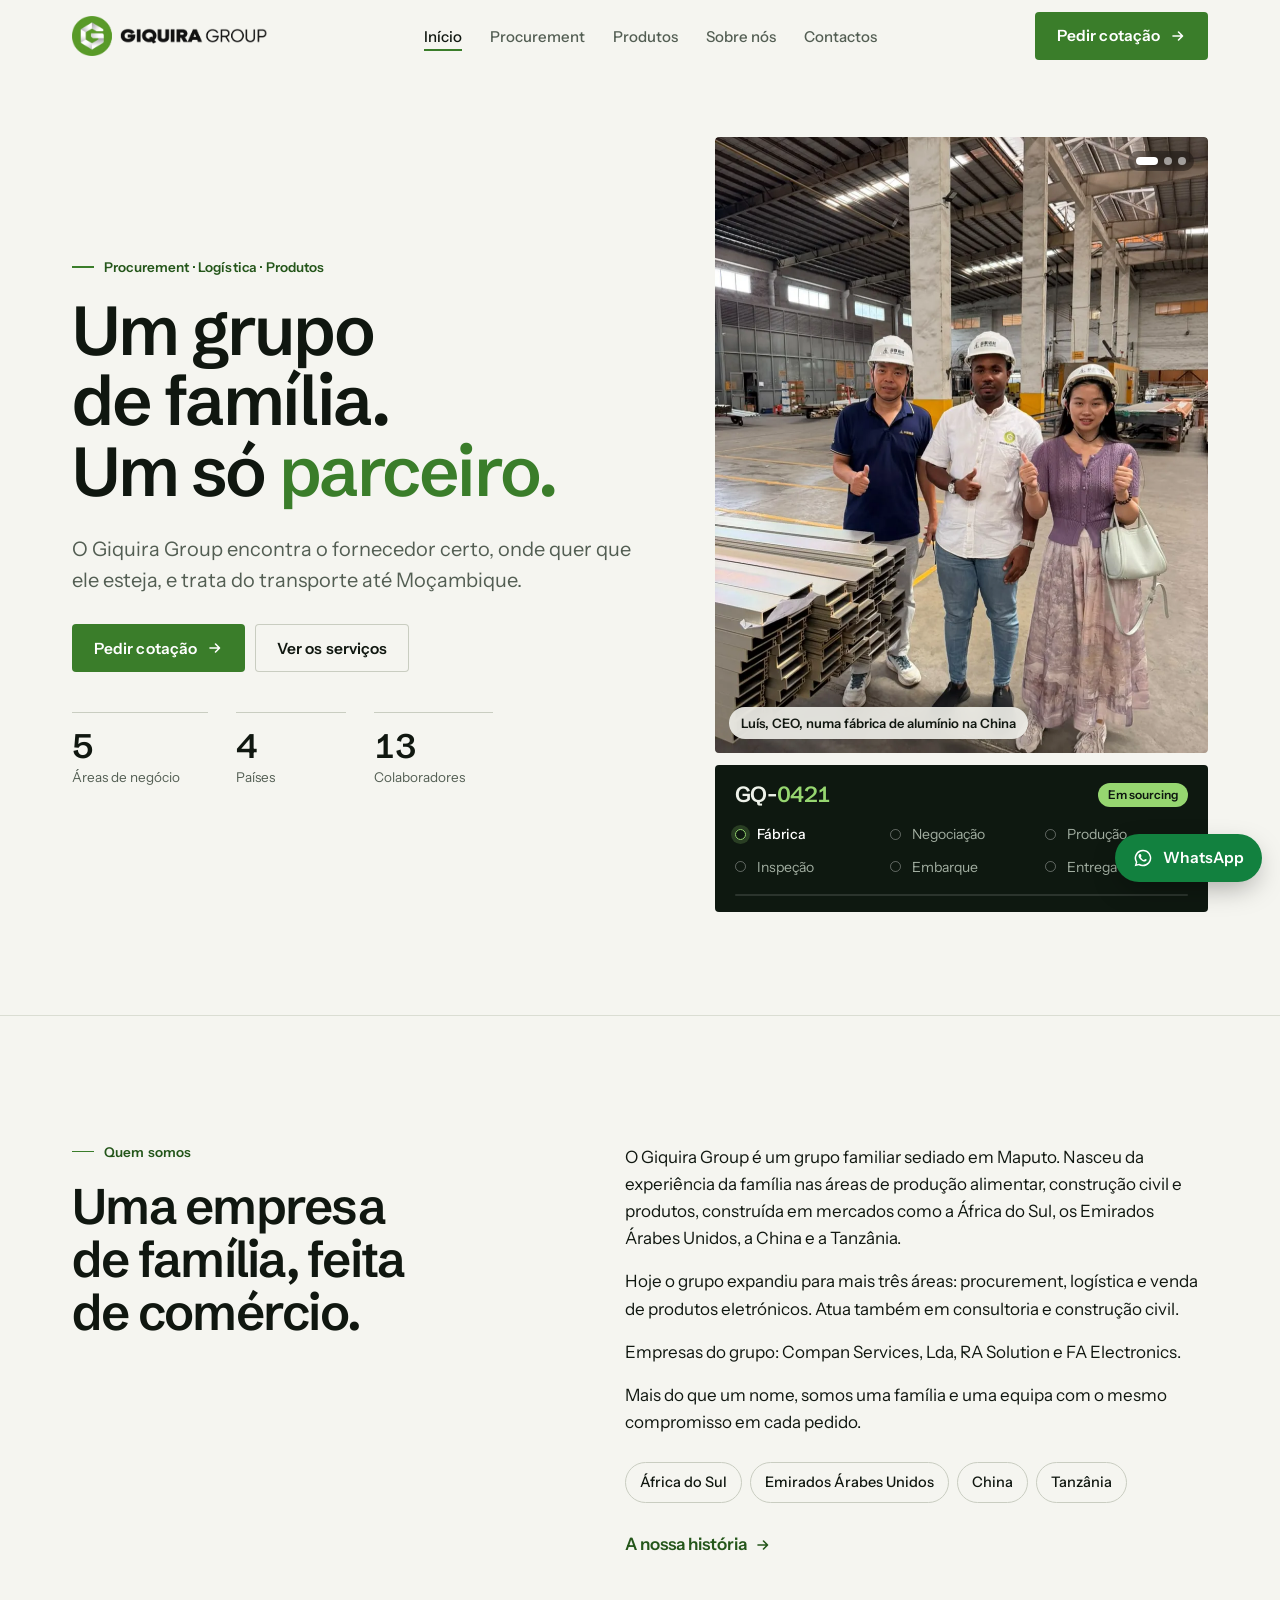
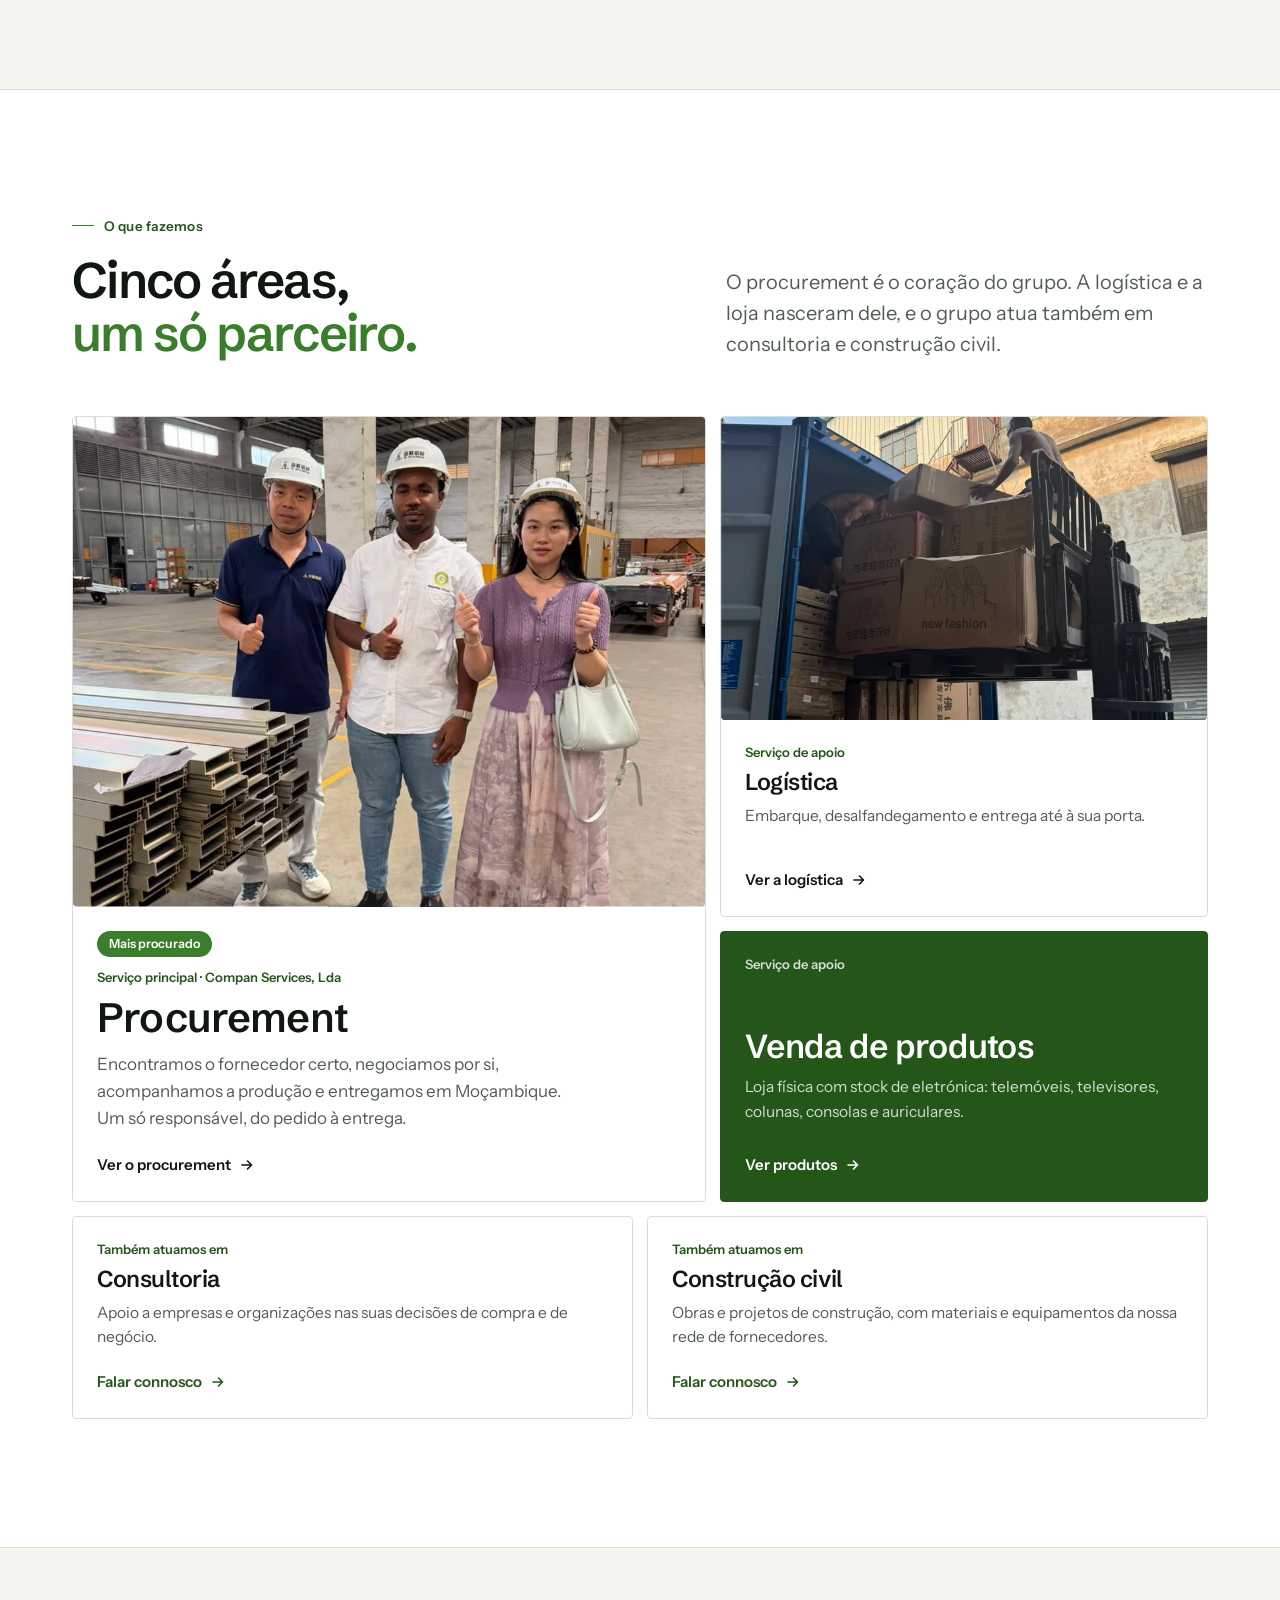
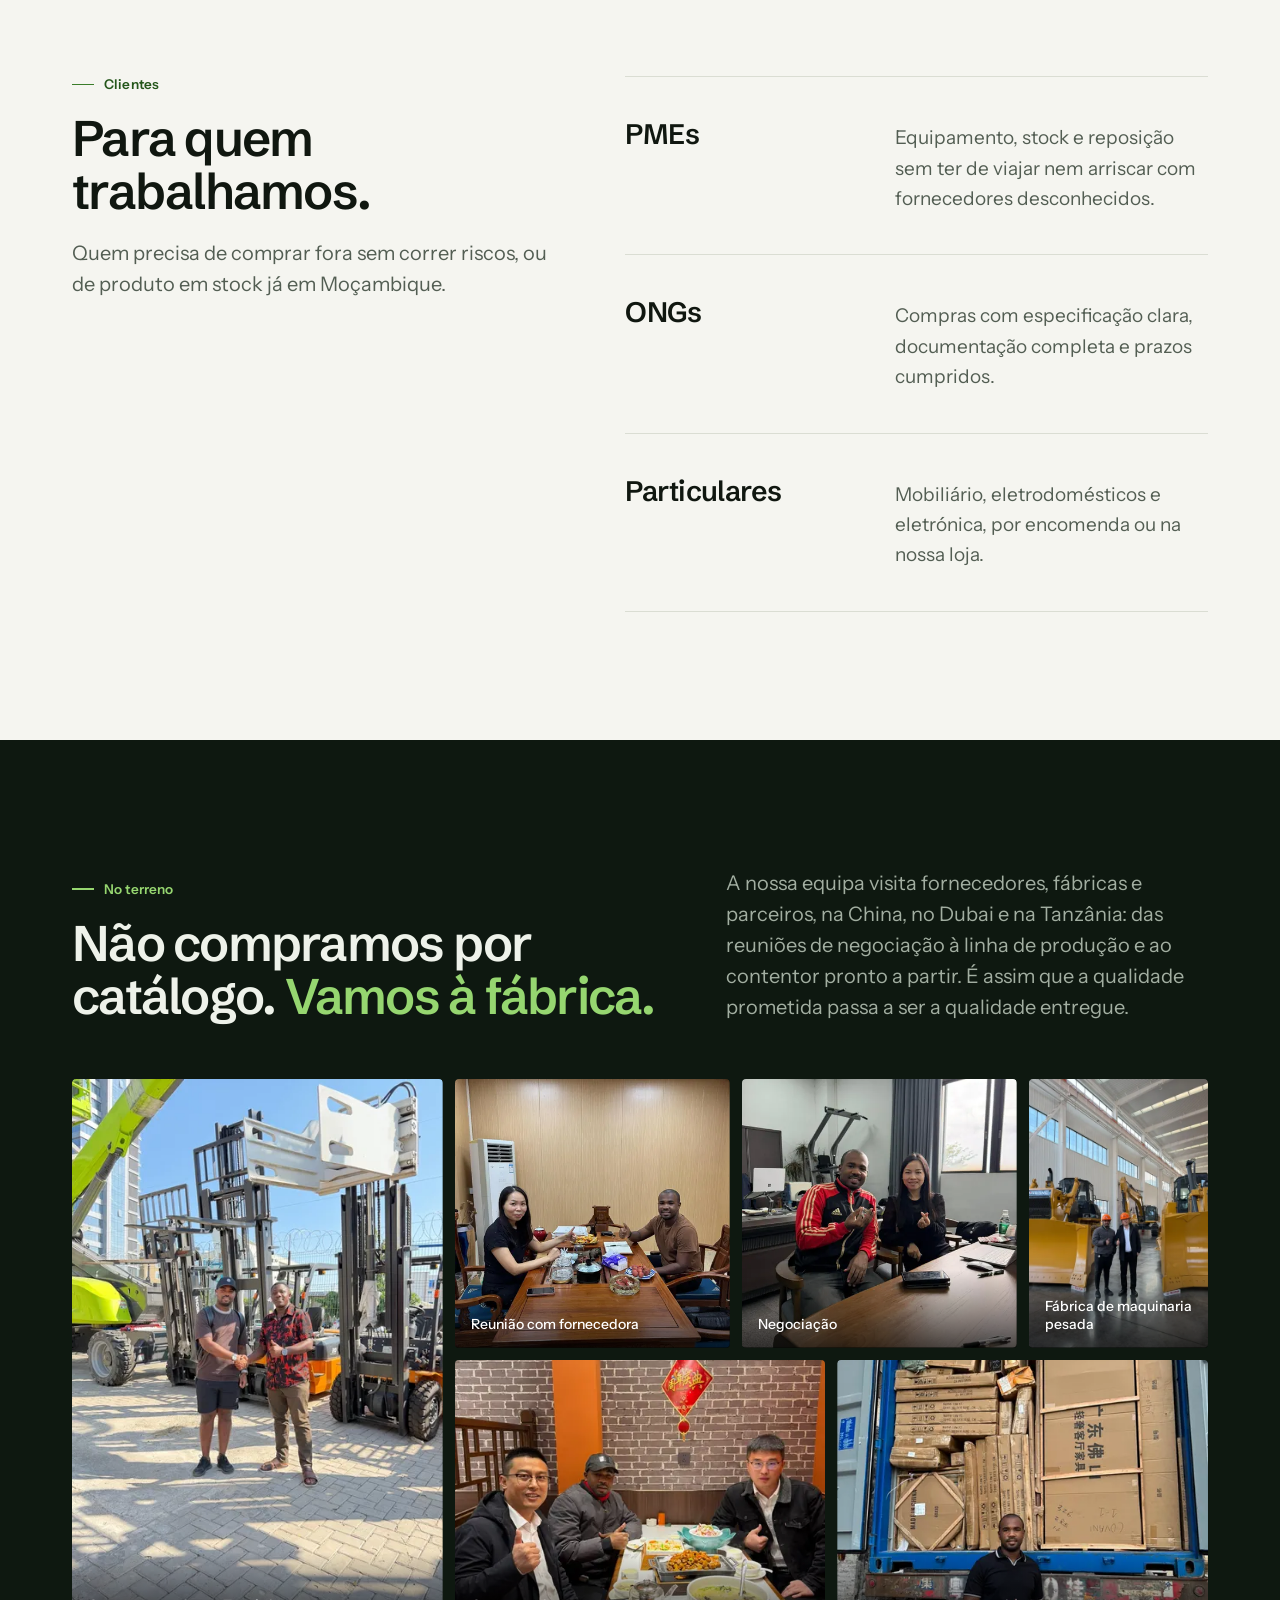
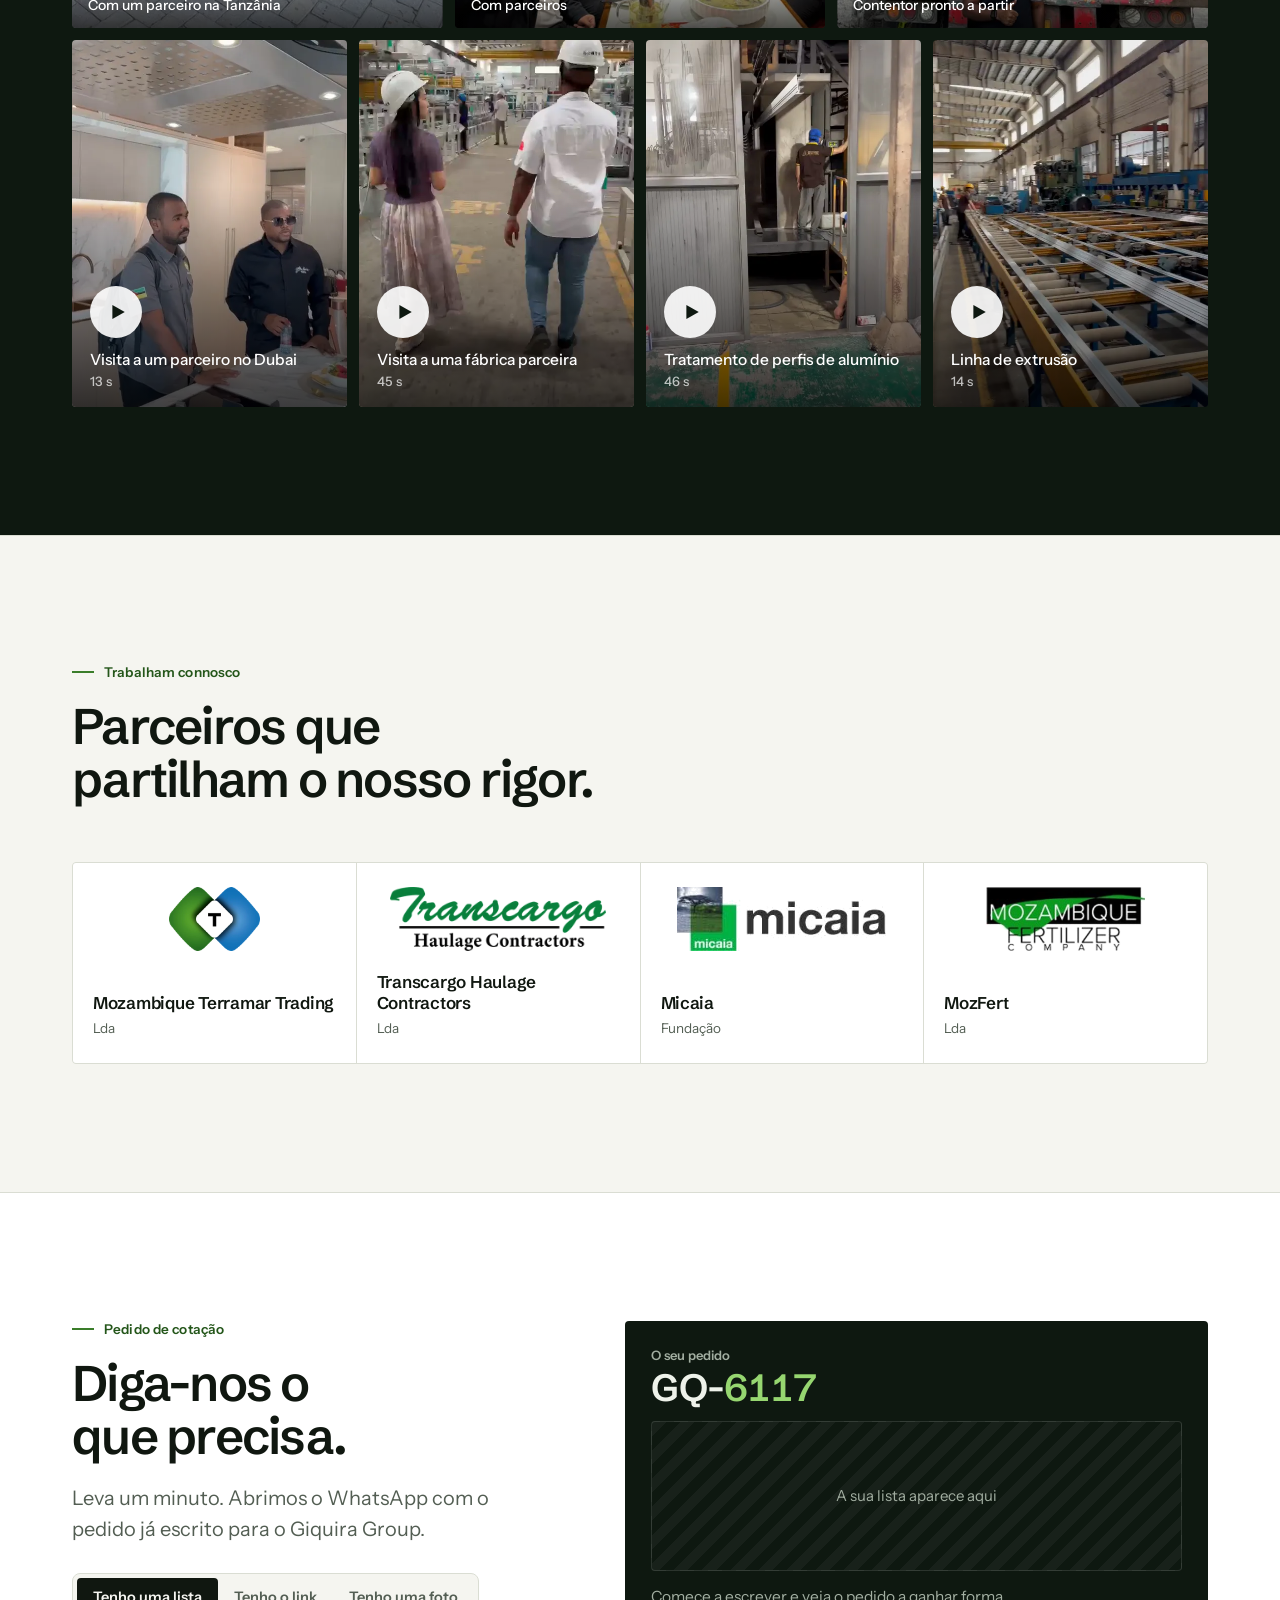
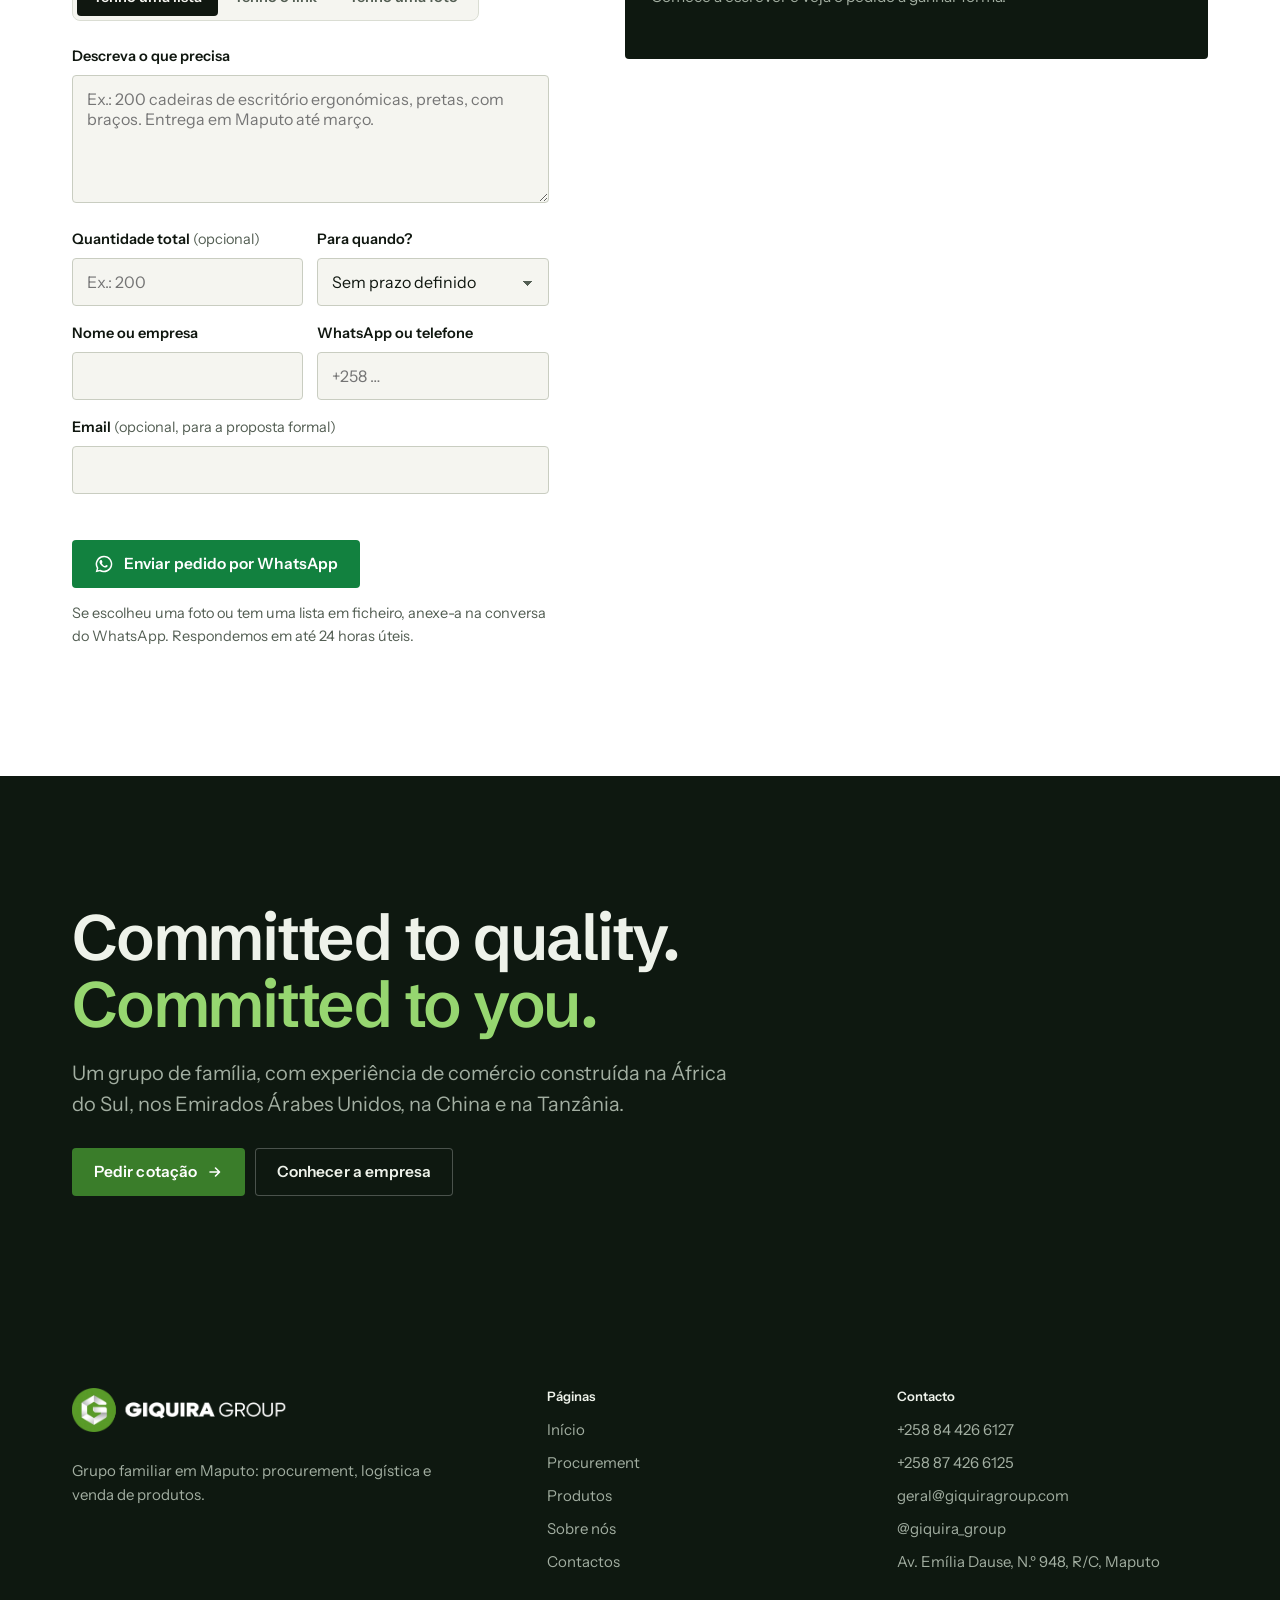
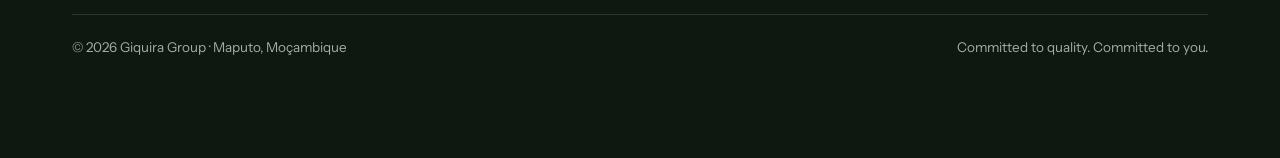
<file: index.html>
<!doctype html>
<html lang="pt-MZ">
<head>
<meta charset="utf-8">
<meta name="viewport" content="width=device-width, initial-scale=1, viewport-fit=cover">
<title>Giquira Group | Procurement, logística e produtos em Moçambique</title>
<meta name="description" content="Grupo familiar em Maputo: procurement com a Compan Services, logística até Moçambique e loja com stock de eletrónica.">
<link rel="canonical" href="https://alcapone69-al.github.io/giquiragroup-site/">
<meta property="og:url" content="https://alcapone69-al.github.io/giquiragroup-site/">
<meta name="robots" content="index, follow, max-image-preview:large">
<meta name="theme-color" content="#24561A">
<meta property="og:type" content="website">
<meta property="og:site_name" content="Giquira Group">
<meta property="og:locale" content="pt_MZ">
<meta property="og:title" content="Giquira Group | Procurement, logística e produtos em Moçambique">
<meta property="og:description" content="Grupo familiar em Maputo: procurement com a Compan Services, logística até Moçambique e loja com stock de eletrónica.">
<meta property="og:image" content="https://alcapone69-al.github.io/giquiragroup-site/media/og-giquira.jpg">
<meta name="twitter:card" content="summary_large_image">
<link rel="icon" href="favicon.png" type="image/png">
<link rel="apple-touch-icon" href="apple-touch-icon.png">
<link rel="preload" href="assets/fonts/schibsted-grotesk-latin-600-normal.woff2" as="font" type="font/woff2" crossorigin>
<link rel="preload" href="assets/fonts/instrument-sans-latin-400-normal.woff2" as="font" type="font/woff2" crossorigin>
<link rel="stylesheet" href="assets/site.css?v=823b14ad">
<script>(function(d){d.className+=' js';try{if(sessionStorage.getItem('wp'))d.className+=' wp';else d.className+=' first'}catch(e){d.className+=' first'}})(document.documentElement)</script>
<script type="application/ld+json">{"@context": "https://schema.org", "@type": "Organization", "name": "Giquira Group", "slogan": "Committed to quality. Committed to you.", "email": "geral@giquiragroup.com", "description": "Grupo familiar em Maputo: procurement internacional, logística, venda de produtos eletrónicos, consultoria e construção civil.", "subOrganization": {"@type": "Organization", "name": "Compan Services, Lda", "foundingDate": "2021-11", "description": "Empresa do Giquira Group dedicada ao procurement."}, "telephone": ["+258844266127", "+258874266125"], "address": {"@type": "PostalAddress", "streetAddress": "Av. Emília Dause, N.º 948, R/C", "addressLocality": "Maputo", "addressCountry": "MZ"}, "areaServed": {"@type": "Country", "name": "Moçambique"}, "sameAs": ["https://instagram.com/giquira_group"], "url": "https://alcapone69-al.github.io/giquiragroup-site/", "logo": "https://alcapone69-al.github.io/giquiragroup-site/media/brand/giquira-logo-horizontal.webp"}</script>
</head>
<body data-wa="258844266127">
<div class="bar" id="bar" aria-hidden="true"></div>
<div class="wipe" id="wipe" aria-hidden="true" data-labels='{"index.html": "Início", "procurement.html": "Procurement", "produtos.html": "Produtos", "sobre.html": "Sobre nós", "contactos.html": "Contactos"}'><div class="wc"><img class="wl" src="media/brand/giquira-logo-horizontal-branco.webp" alt="" width="973" height="200"><div class="wd" id="wd"></div></div></div>
<a class="skip" href="#conteudo">Saltar para o conteúdo</a>

<header>
  <div class="w hbar">
    <a class="brand has-logo" href="index.html" aria-label="Giquira Group, página inicial"><img src="media/brand/giquira-logo-horizontal.webp" alt="" width="195" height="40"><span class="bx"><span class="bn">Giquira Group</span></span></a>
    <nav class="mainnav" aria-label="Principal"><a href="index.html" aria-current="page">Início</a><a href="procurement.html">Procurement</a><a href="produtos.html">Produtos</a><a href="sobre.html">Sobre nós</a><a href="contactos.html">Contactos</a></nav>
    <div class="hact">
      <a class="btn" href="index.html#pedido">Pedir cotação <svg class="ar" viewBox="0 0 16 16" aria-hidden="true"><path d="M3 8h9M8.5 4l4 4-4 4" fill="none" stroke="currentColor" stroke-width="1.6" stroke-linecap="round" stroke-linejoin="round"/></svg></a>
      <button class="mtog" id="mtog" type="button" aria-expanded="false" aria-controls="mpanel" aria-label="Abrir menu"><i></i></button>
    </div>
  </div>
</header>
<div class="mpanel" id="mpanel">
  <nav aria-label="Principal, telemóvel"><a href="index.html" aria-current="page" style="--i:0">Início<small>01</small></a><a href="procurement.html" style="--i:1">Procurement<small>02</small></a><a href="produtos.html" style="--i:2">Produtos<small>03</small></a><a href="sobre.html" style="--i:3">Sobre nós<small>04</small></a><a href="contactos.html" style="--i:4">Contactos<small>05</small></a></nav>
  <div class="mfoot">
    <a class="btn" href="index.html#pedido">Pedir cotação <svg class="ar" viewBox="0 0 16 16" aria-hidden="true"><path d="M3 8h9M8.5 4l4 4-4 4" fill="none" stroke="currentColor" stroke-width="1.6" stroke-linecap="round" stroke-linejoin="round"/></svg></a>
    <a class="btn wa" href="https://wa.me/258844266127?text=Ol%C3%A1%20Giquira%20Group%21%20Gostaria%20de%20falar%20com%20a%20vossa%20equipa." target="_blank" rel="noopener"><svg viewBox="0 0 24 24" width="20" height="20" aria-hidden="true" focusable="false"><path fill="currentColor" d="M12 2a10 10 0 0 0-8.6 15.1L2 22l5-1.3A10 10 0 1 0 12 2zm0 18.2c-1.5 0-3-.4-4.2-1.2l-.3-.2-3 .8.8-2.9-.2-.3A8.2 8.2 0 1 1 12 20.2zm4.5-6.1c-.2-.1-1.5-.7-1.7-.8-.2-.1-.4-.1-.6.1l-.8 1c-.1.2-.3.2-.5.1-.7-.3-1.5-.8-2.1-1.4-.6-.6-1-1.2-1.4-1.9-.1-.2 0-.4.1-.5l.4-.5.2-.4c.1-.2 0-.3 0-.5l-.8-1.8c-.2-.5-.4-.4-.6-.4h-.5c-.2 0-.5.1-.7.3-.7.7-1 1.6-.9 2.5.2 1 .7 1.9 1.3 2.7 1.3 1.7 2.9 2.9 4.9 3.5.9.3 1.7.2 2.3-.1.7-.4 1.1-1 1.3-1.7.1-.3 0-.5-.1-.6z"/></svg> WhatsApp</a>
    <p>+258 84 426 6127 · geral@giquiragroup.com</p>
  </div>
</div>

<main id="conteudo" tabindex="-1">
<section class="hero"><div class="w hgrid">
  <div>
    <p class="eyebrow fade" style="--d:0">Procurement · Logística · Produtos</p>
    <h1><span class="ln" style="--i:0"><span>Um grupo de família.</span></span> <span class="ln" style="--i:1"><span>Um só <em>parceiro.</em></span></span></h1>
    <p class="lead fade" style="--d:.35">O Giquira Group encontra o fornecedor certo, onde quer que ele esteja, e trata do transporte até Moçambique.</p>
    <div class="cta fade" style="--d:.5"><a class="btn" href="#pedido">Pedir cotação <svg class="ar" viewBox="0 0 16 16" aria-hidden="true"><path d="M3 8h9M8.5 4l4 4-4 4" fill="none" stroke="currentColor" stroke-width="1.6" stroke-linecap="round" stroke-linejoin="round"/></svg></a><a class="btn o" href="#servicos">Ver os serviços</a></div>
    <ul class="facts fade" style="--d:.65"><li><b>5</b><span>Áreas de negócio</span></li><li><b>4</b><span>Países</span></li><li><b>13</b><span>Colaboradores</span></li></ul>
  </div>
  <figure class="shot" id="shot">
    <div class="slides" data-slides aria-roledescription="carrossel" aria-label="Fotografias do Giquira Group"><div class="sl on" role="group" aria-roledescription="foto" aria-label="1 de 3"><div class="ph"><img src="media/fabrica-aluminio.webp" srcset="media/fabrica-aluminio-480.webp 480w, media/fabrica-aluminio.webp 960w" sizes="(max-width:900px) 100vw, 44vw" width="960" height="1280" alt="Luís, CEO do Giquira Group, numa fábrica de alumínio na China" fetchpriority="high" decoding="async"></div><span class="cap">Luís, CEO, numa fábrica de alumínio na China</span></div><div class="sl" role="group" aria-roledescription="foto" aria-label="2 de 3"><div class="ph"><img src="media/contentor-carregado.webp" srcset="media/contentor-carregado-480.webp 480w, media/contentor-carregado.webp 960w" sizes="(max-width:900px) 100vw, 44vw" width="960" height="1280" alt="Contentor carregado com mobiliário à saída de um armazém" loading="lazy" decoding="async"></div><span class="cap">Contentor carregado à saída do armazém</span></div><div class="sl" role="group" aria-roledescription="foto" aria-label="3 de 3"><div class="ph"><img src="media/carregamento-empilhador.webp" srcset="media/carregamento-empilhador-480.webp 480w, media/carregamento-empilhador.webp 960w" sizes="(max-width:900px) 100vw, 44vw" width="960" height="1280" alt="Carregamento de um contentor com empilhador num armazém" loading="lazy" decoding="async"></div><span class="cap">Carregamento no armazém</span></div><div class="sdots"><button type="button" aria-label="Ver foto 1" aria-current="true"></button><button type="button" aria-label="Ver foto 2"></button><button type="button" aria-label="Ver foto 3"></button></div></div>
    <div class="track" id="track" aria-hidden="true">
      <div class="top"><span class="ref">GQ-<i>0421</i></span><span class="stt" id="trst">Em sourcing</span></div>
      <ol><li>Fábrica</li><li>Negociação</li><li>Produção</li><li>Inspeção</li><li>Embarque</li><li>Entrega</li></ol>
      <div class="prog"><b id="prog"></b></div>
    </div>
  </figure>
</div></section>

<section class="sec" id="empresa"><div class="w g2">
  <div class="sticky"><p class="eyebrow" data-rv>Quem somos</p><h2 data-rv>Uma empresa de família, feita de comércio.</h2></div>
  <div class="prose">
    <p data-rv>O Giquira Group é um grupo familiar sediado em Maputo. Nasceu da experiência da família nas áreas de produção alimentar, construção civil e produtos, construída em mercados como a África do Sul, os Emirados Árabes Unidos, a China e a Tanzânia.</p>
    <p data-rv>Hoje o grupo expandiu para mais três áreas: procurement, logística e venda de produtos eletrónicos. Atua também em consultoria e construção civil.</p>
    <p data-rv>Empresas do grupo: Compan Services, Lda, RA Solution e FA Electronics.</p>
    <p data-rv>Mais do que um nome, somos uma família e uma equipa com o mesmo compromisso em cada pedido.</p>
    <ul class="chips" data-rv><li>África do Sul</li><li>Emirados Árabes Unidos</li><li>China</li><li>Tanzânia</li></ul>
    <a class="tlink" data-rv href="sobre.html" style="margin-top:28px">A nossa história <svg viewBox="0 0 16 16" aria-hidden="true"><path d="M3 8h9M8.5 4l4 4-4 4" fill="none" stroke="currentColor" stroke-width="1.6" stroke-linecap="round" stroke-linejoin="round"/></svg></a>
  </div>
</div></section>

<section class="sec alt" id="servicos"><div class="w">
  <div class="head"><div data-rv><p class="eyebrow">O que fazemos</p><h2>Cinco áreas, <em>um só parceiro.</em></h2></div><p class="lead" data-rv style="--i:1">O procurement é o coração do grupo. A logística e a loja nasceram dele, e o grupo atua também em consultoria e construção civil.</p></div>
  <div class="svc">
    <a href="procurement.html" class="card main" data-rv><div data-img><div class="ph"><img src="media/fabrica-aluminio-2.webp" srcset="media/fabrica-aluminio-2-480.webp 480w, media/fabrica-aluminio-2.webp 960w" sizes="(max-width:760px) 100vw, 56vw" width="960" height="1280" alt="Visita a uma fábrica de perfis de alumínio" loading="lazy" decoding="async"></div></div><div class="t"><span class="badge">Mais procurado</span><span class="k">Serviço principal · Compan Services, Lda</span><h3>Procurement</h3><p>Encontramos o fornecedor certo, negociamos por si, acompanhamos a produção e entregamos em Moçambique. Um só responsável, do pedido à entrega.</p><span class="go">Ver o procurement <svg viewBox="0 0 16 16" aria-hidden="true"><path d="M3 8h9M8.5 4l4 4-4 4" fill="none" stroke="currentColor" stroke-width="1.6" stroke-linecap="round" stroke-linejoin="round"/></svg></span></div></a>
    <a href="procurement.html#logistica" class="card" data-rv style="--i:1"><div data-img><div class="ph"><img src="media/carregamento-empilhador.webp" srcset="media/carregamento-empilhador-480.webp 480w, media/carregamento-empilhador.webp 960w" sizes="(max-width:760px) 100vw, 40vw" width="960" height="1280" alt="Carregamento de um contentor com empilhador num armazém" loading="lazy" decoding="async"></div></div><div class="t"><span class="k">Serviço de apoio</span><h3>Logística</h3><p>Embarque, desalfandegamento e entrega até à sua porta.</p><span class="go">Ver a logística <svg viewBox="0 0 16 16" aria-hidden="true"><path d="M3 8h9M8.5 4l4 4-4 4" fill="none" stroke="currentColor" stroke-width="1.6" stroke-linecap="round" stroke-linejoin="round"/></svg></span></div></a>
    <a href="produtos.html" class="card solid" data-rv style="--i:2"><div class="t"><span class="k">Serviço de apoio</span><h3>Venda de produtos</h3><p>Loja física com stock de eletrónica: telemóveis, televisores, colunas, consolas e auriculares.</p><span class="go">Ver produtos <svg viewBox="0 0 16 16" aria-hidden="true"><path d="M3 8h9M8.5 4l4 4-4 4" fill="none" stroke="currentColor" stroke-width="1.6" stroke-linecap="round" stroke-linejoin="round"/></svg></span></div></a>
  </div>
  <div class="svc2">
    <div class="card" data-rv><div class="t"><span class="k">Também atuamos em</span><h3>Consultoria</h3><p>Apoio a empresas e organizações nas suas decisões de compra e de negócio.</p><a class="go" href="https://wa.me/258844266127?text=Ol%C3%A1%20Giquira%20Group%21%20Gostaria%20de%20saber%20mais%20sobre%20os%20vossos%20servi%C3%A7os%20de%20consultoria." target="_blank" rel="noopener">Falar connosco <svg viewBox="0 0 16 16" aria-hidden="true"><path d="M3 8h9M8.5 4l4 4-4 4" fill="none" stroke="currentColor" stroke-width="1.6" stroke-linecap="round" stroke-linejoin="round"/></svg></a></div></div>
    <div class="card" data-rv style="--i:1"><div class="t"><span class="k">Também atuamos em</span><h3>Construção civil</h3><p>Obras e projetos de construção, com materiais e equipamentos da nossa rede de fornecedores.</p><a class="go" href="https://wa.me/258844266127?text=Ol%C3%A1%20Giquira%20Group%21%20Gostaria%20de%20saber%20mais%20sobre%20os%20vossos%20servi%C3%A7os%20de%20constru%C3%A7%C3%A3o%20civil." target="_blank" rel="noopener">Falar connosco <svg viewBox="0 0 16 16" aria-hidden="true"><path d="M3 8h9M8.5 4l4 4-4 4" fill="none" stroke="currentColor" stroke-width="1.6" stroke-linecap="round" stroke-linejoin="round"/></svg></a></div></div>
</div>
</div></section>

<section class="sec"><div class="w g2">
  <div class="sticky"><p class="eyebrow" data-rv>Clientes</p><h2 data-rv>Para quem trabalhamos.</h2><p class="lead" data-rv style="--i:1">Quem precisa de comprar fora sem correr riscos, ou de produto em stock já em Moçambique.</p></div>
  <div class="mv">
    <div data-rv><h3>PMEs</h3><p>Equipamento, stock e reposição sem ter de viajar nem arriscar com fornecedores desconhecidos.</p></div>
    <div data-rv><h3>ONGs</h3><p>Compras com especificação clara, documentação completa e prazos cumpridos.</p></div>
    <div data-rv><h3>Particulares</h3><p>Mobiliário, eletrodomésticos e eletrónica, por encomenda ou na nossa loja.</p></div>
  </div>
</div></section>

<section class="sec dark" id="china"><div class="w">
  <div class="head">
    <div data-rv><p class="eyebrow">No terreno</p><h2>Não compramos por catálogo. <em>Vamos à fábrica.</em></h2></div>
    <p class="lead" data-rv style="--i:1">A nossa equipa visita fornecedores, fábricas e parceiros, na China, no Dubai e na Tanzânia: das reuniões de negociação à linha de produção e ao contentor pronto a partir. É assim que a qualidade prometida passa a ser a qualidade entregue.</p>
  </div>
  <div class="mosaic">
    <figure class="a" data-img><div class="ph"><img src="media/parceiro-tanzania.webp" srcset="media/parceiro-tanzania-480.webp 480w, media/parceiro-tanzania.webp 960w" sizes="(max-width:760px) 100vw, 34vw" width="960" height="1280" alt="Aperto de mão com um parceiro na Tanzânia, em frente a empilhadores" loading="lazy" decoding="async"></div><figcaption>Com um parceiro na Tanzânia</figcaption></figure>
    <figure class="b" data-img style="--i:1"><div class="ph"><img src="media/reuniao-cha.webp" srcset="media/reuniao-cha-480.webp 480w, media/reuniao-cha.webp 960w" sizes="(max-width:760px) 50vw, 33vw" width="960" height="1280" alt="Reunião com uma fornecedora na China" loading="lazy" decoding="async"></div><figcaption>Reunião com fornecedora</figcaption></figure>
    <figure class="c" data-img style="--i:2"><div class="ph"><img src="media/reuniao-escritorio.webp" srcset="media/reuniao-escritorio-480.webp 480w, media/reuniao-escritorio.webp 960w" sizes="(max-width:760px) 50vw, 33vw" width="960" height="1280" alt="Reunião de negociação num escritório na China" loading="lazy" decoding="async"></div><figcaption>Negociação</figcaption></figure>
    <figure class="d" data-img style="--i:1"><div class="ph"><img src="media/jantar-parceiros.webp" srcset="media/jantar-parceiros-480.webp 480w, media/jantar-parceiros.webp 960w" sizes="(max-width:760px) 50vw, 33vw" width="960" height="1280" alt="Jantar com parceiros comerciais na China" loading="lazy" decoding="async"></div><figcaption>Com parceiros</figcaption></figure>
    <figure class="e" data-img style="--i:2"><div class="ph"><img src="media/contentor-danilo.webp" srcset="media/contentor-danilo-480.webp 480w, media/contentor-danilo.webp 960w" sizes="(max-width:760px) 50vw, 33vw" width="960" height="1280" alt="Contentor carregado de mobiliário, pronto a partir" loading="lazy" decoding="async"></div><figcaption>Contentor pronto a partir</figcaption></figure>
    <figure class="f" data-img style="--i:3"><div class="ph"><img src="media/fabrica-maquinaria.webp" srcset="media/fabrica-maquinaria-480.webp 480w, media/fabrica-maquinaria.webp 960w" sizes="(max-width:760px) 50vw, 33vw" width="960" height="1280" alt="Visita a uma fábrica de maquinaria pesada na China" loading="lazy" decoding="async"></div><figcaption>Fábrica de maquinaria pesada</figcaption></figure>
  </div>
  <div class="vids"><figure class="vid" data-rv style="--i:0"><video src="media/visita-dubai.mp4" poster="media/visita-dubai-poster.webp" playsinline preload="none" aria-label="Visita a um parceiro no Dubai"></video><button class="play" type="button" aria-label="Ver vídeo: Visita a um parceiro no Dubai"><span class="pb"><svg viewBox="0 0 16 16" aria-hidden="true"><path d="M3 1.8v12.4L14 8z"/></svg></span><span>Visita a um parceiro no Dubai <small>13 s</small></span></button></figure><figure class="vid" data-rv style="--i:1"><video src="media/visita-fabrica.mp4" poster="media/visita-fabrica-poster.webp" playsinline preload="none" aria-label="Visita a uma fábrica parceira"></video><button class="play" type="button" aria-label="Ver vídeo: Visita a uma fábrica parceira"><span class="pb"><svg viewBox="0 0 16 16" aria-hidden="true"><path d="M3 1.8v12.4L14 8z"/></svg></span><span>Visita a uma fábrica parceira <small>45 s</small></span></button></figure><figure class="vid" data-rv style="--i:2"><video src="media/processo-aluminio.mp4" poster="media/processo-aluminio-poster.webp" playsinline preload="none" aria-label="Tratamento de perfis de alumínio"></video><button class="play" type="button" aria-label="Ver vídeo: Tratamento de perfis de alumínio"><span class="pb"><svg viewBox="0 0 16 16" aria-hidden="true"><path d="M3 1.8v12.4L14 8z"/></svg></span><span>Tratamento de perfis de alumínio <small>46 s</small></span></button></figure><figure class="vid" data-rv style="--i:3"><video src="media/linha-extrusao.mp4" poster="media/linha-extrusao-poster.webp" playsinline preload="none" aria-label="Linha de extrusão"></video><button class="play" type="button" aria-label="Ver vídeo: Linha de extrusão"><span class="pb"><svg viewBox="0 0 16 16" aria-hidden="true"><path d="M3 1.8v12.4L14 8z"/></svg></span><span>Linha de extrusão <small>14 s</small></span></button></figure></div>
</div></section>

<section class="sec"><div class="w">
  <div class="head"><div data-rv><p class="eyebrow">Trabalham connosco</p><h2>Parceiros que partilham o nosso rigor.</h2></div></div>
  <ul class="partners"><li data-rv style="--i:0"><img src="media/logos/terramar.webp" alt="Logótipo Mozambique Terramar Trading" loading="lazy"><div><b>Mozambique Terramar Trading</b><span>Lda</span></div></li><li data-rv style="--i:1"><img src="media/logos/transcargo.webp" alt="Logótipo Transcargo Haulage Contractors" loading="lazy"><div><b>Transcargo Haulage Contractors</b><span>Lda</span></div></li><li data-rv style="--i:2"><img src="media/logos/micaia.webp" alt="Logótipo Micaia" loading="lazy"><div><b>Micaia</b><span>Fundação</span></div></li><li data-rv style="--i:3"><img src="media/logos/mozfert.webp" alt="Logótipo MozFert" loading="lazy"><div><b>MozFert</b><span>Lda</span></div></li></ul>
</div></section>

<section class="sec order" id="pedido"><div class="w g2">
  <div>
    <p class="eyebrow">Pedido de cotação</p><h2>Diga-nos o que precisa.</h2>
    <p class="lead" style="max-width:none">Leva um minuto. Abrimos o WhatsApp com o pedido já escrito para o Giquira Group.</p>
    <div class="tabs" role="group" aria-label="Como quer enviar o pedido"><span class="ind" aria-hidden="true"></span><button type="button" aria-pressed="true" data-t="lista">Tenho uma lista</button><button type="button" aria-pressed="false" data-t="link">Tenho o link</button><button type="button" aria-pressed="false" data-t="foto">Tenho uma foto</button></div>
    <form id="fm" novalidate>
      <div class="f" id="bl" hidden><label for="lk">Link do produto</label><input id="lk" placeholder="Cole aqui o link (Alibaba, 1688, site do fabricante…)" inputmode="url" autocomplete="off"></div>
      <div class="f" id="bf" hidden><label for="ph">Foto do produto</label><label class="drop" for="ph" id="dz">Toque para escolher uma foto</label><input id="ph" type="file" accept="image/*" class="sr"></div>
      <div class="f"><label for="ds" id="dsl">Descreva o que precisa</label><textarea id="ds" rows="5" placeholder="Ex.: 200 cadeiras de escritório ergonómicas, pretas, com braços. Entrega em Maputo até março."></textarea></div>
      <div class="two">
        <div class="f"><label for="qt">Quantidade total <span class="opt">(opcional)</span></label><input id="qt" type="number" min="1" placeholder="Ex.: 200" inputmode="numeric"></div>
        <div class="f"><label for="dt">Para quando?</label><select id="dt"><option value="">Sem prazo definido</option><option value="1">Até 1 mês</option><option value="2">1 a 3 meses</option><option value="3">Mais de 3 meses</option></select></div>
      </div>
      <div class="two">
        <div class="f"><label for="nm">Nome ou empresa</label><input id="nm" autocomplete="organization"></div>
        <div class="f"><label for="wp">WhatsApp ou telefone</label><input id="wp" type="tel" placeholder="+258 …" autocomplete="tel"></div>
      </div>
      <div class="f"><label for="em">Email <span class="opt">(opcional, para a proposta formal)</span></label><input id="em" type="email" autocomplete="email"></div>
      <p class="err" id="er" role="alert"></p>
      <a class="btn wa" id="send" href="https://wa.me/258844266127" target="_blank" rel="noopener"><svg viewBox="0 0 24 24" width="20" height="20" aria-hidden="true" focusable="false"><path fill="currentColor" d="M12 2a10 10 0 0 0-8.6 15.1L2 22l5-1.3A10 10 0 1 0 12 2zm0 18.2c-1.5 0-3-.4-4.2-1.2l-.3-.2-3 .8.8-2.9-.2-.3A8.2 8.2 0 1 1 12 20.2zm4.5-6.1c-.2-.1-1.5-.7-1.7-.8-.2-.1-.4-.1-.6.1l-.8 1c-.1.2-.3.2-.5.1-.7-.3-1.5-.8-2.1-1.4-.6-.6-1-1.2-1.4-1.9-.1-.2 0-.4.1-.5l.4-.5.2-.4c.1-.2 0-.3 0-.5l-.8-1.8c-.2-.5-.4-.4-.6-.4h-.5c-.2 0-.5.1-.7.3-.7.7-1 1.6-.9 2.5.2 1 .7 1.9 1.3 2.7 1.3 1.7 2.9 2.9 4.9 3.5.9.3 1.7.2 2.3-.1.7-.4 1.1-1 1.3-1.7.1-.3 0-.5-.1-.6z"/></svg> Enviar pedido por WhatsApp</a>
      <p class="note">Se escolheu uma foto ou tem uma lista em ficheiro, anexe-a na conversa do WhatsApp. Respondemos em até 24 horas úteis.</p>
    </form>
  </div>
  <div class="pv" aria-live="polite">
    <p class="pvlabel">O seu pedido</p><p class="pvref">GQ-<i id="ref">0000</i></p>
    <div id="tags"></div>
    <div class="pic" id="pic">A sua lista aparece aqui</div>
    <p class="pvdesc" id="pd">Comece a escrever e veja o pedido a ganhar forma.</p>
    <p class="ready" id="rd" hidden>Pedido preparado. Falta carregar em enviar no WhatsApp.</p>
  </div>
</div></section>

<section class="sec dark"><div class="w">
  <h2 class="big" data-rv>Committed to quality. <em>Committed to you.</em></h2>
  <p class="lead" data-rv style="--i:1;max-width:52ch">Um grupo de família, com experiência de comércio construída na África do Sul, nos Emirados Árabes Unidos, na China e na Tanzânia.</p>
  <div class="cta" data-rv style="--i:2"><a class="btn" href="index.html#pedido">Pedir cotação <svg class="ar" viewBox="0 0 16 16" aria-hidden="true"><path d="M3 8h9M8.5 4l4 4-4 4" fill="none" stroke="currentColor" stroke-width="1.6" stroke-linecap="round" stroke-linejoin="round"/></svg></a><a class="btn light" href="sobre.html">Conhecer a empresa</a></div>
</div></section>

</main>

<footer><div class="w fw">
  <div>
    <a class="brand has-logo" href="index.html" aria-label="Giquira Group, página inicial"><img src="media/brand/giquira-logo-horizontal-branco.webp" alt="" width="195" height="40"><span class="bx"><span class="bn">Giquira Group</span></span></a>
    <p style="margin:20px 0 0;max-width:36ch">Grupo familiar em Maputo: procurement, logística e venda de produtos.</p>
  </div>
  <div><h4>Páginas</h4><ul><li><a href="index.html">Início</a></li><li><a href="procurement.html">Procurement</a></li><li><a href="produtos.html">Produtos</a></li><li><a href="sobre.html">Sobre nós</a></li><li><a href="contactos.html">Contactos</a></li></ul></div>
  <div><h4>Contacto</h4><ul>
    <li><a href="https://wa.me/258844266127" target="_blank" rel="noopener">+258 84 426 6127</a></li>
    <li><a href="https://wa.me/258874266125" target="_blank" rel="noopener">+258 87 426 6125</a></li>
    <li><a href="mailto:geral@giquiragroup.com">geral@giquiragroup.com</a></li>
    <li><a href="https://instagram.com/giquira_group" target="_blank" rel="noopener">@giquira_group</a></li>
    <li>Av. Emília Dause, N.º 948, R/C, Maputo</li>
  </ul></div>
  <div class="legal"><span>© <span data-year>2026</span> Giquira Group · Maputo, Moçambique</span><span>Committed to quality. Committed to you.</span></div>
</div></footer>
<a class="btn wa fab" href="https://wa.me/258844266127?text=Ol%C3%A1%20Giquira%20Group%21%20Gostaria%20de%20falar%20com%20a%20vossa%20equipa." target="_blank" rel="noopener" aria-label="Falar com o Giquira Group no WhatsApp"><svg viewBox="0 0 24 24" width="20" height="20" aria-hidden="true" focusable="false"><path fill="currentColor" d="M12 2a10 10 0 0 0-8.6 15.1L2 22l5-1.3A10 10 0 1 0 12 2zm0 18.2c-1.5 0-3-.4-4.2-1.2l-.3-.2-3 .8.8-2.9-.2-.3A8.2 8.2 0 1 1 12 20.2zm4.5-6.1c-.2-.1-1.5-.7-1.7-.8-.2-.1-.4-.1-.6.1l-.8 1c-.1.2-.3.2-.5.1-.7-.3-1.5-.8-2.1-1.4-.6-.6-1-1.2-1.4-1.9-.1-.2 0-.4.1-.5l.4-.5.2-.4c.1-.2 0-.3 0-.5l-.8-1.8c-.2-.5-.4-.4-.6-.4h-.5c-.2 0-.5.1-.7.3-.7.7-1 1.6-.9 2.5.2 1 .7 1.9 1.3 2.7 1.3 1.7 2.9 2.9 4.9 3.5.9.3 1.7.2 2.3-.1.7-.4 1.1-1 1.3-1.7.1-.3 0-.5-.1-.6z"/></svg><span>WhatsApp</span></a>
<script src="assets/site.js?v=14da436f" defer></script>
</body>
</html>
</file>
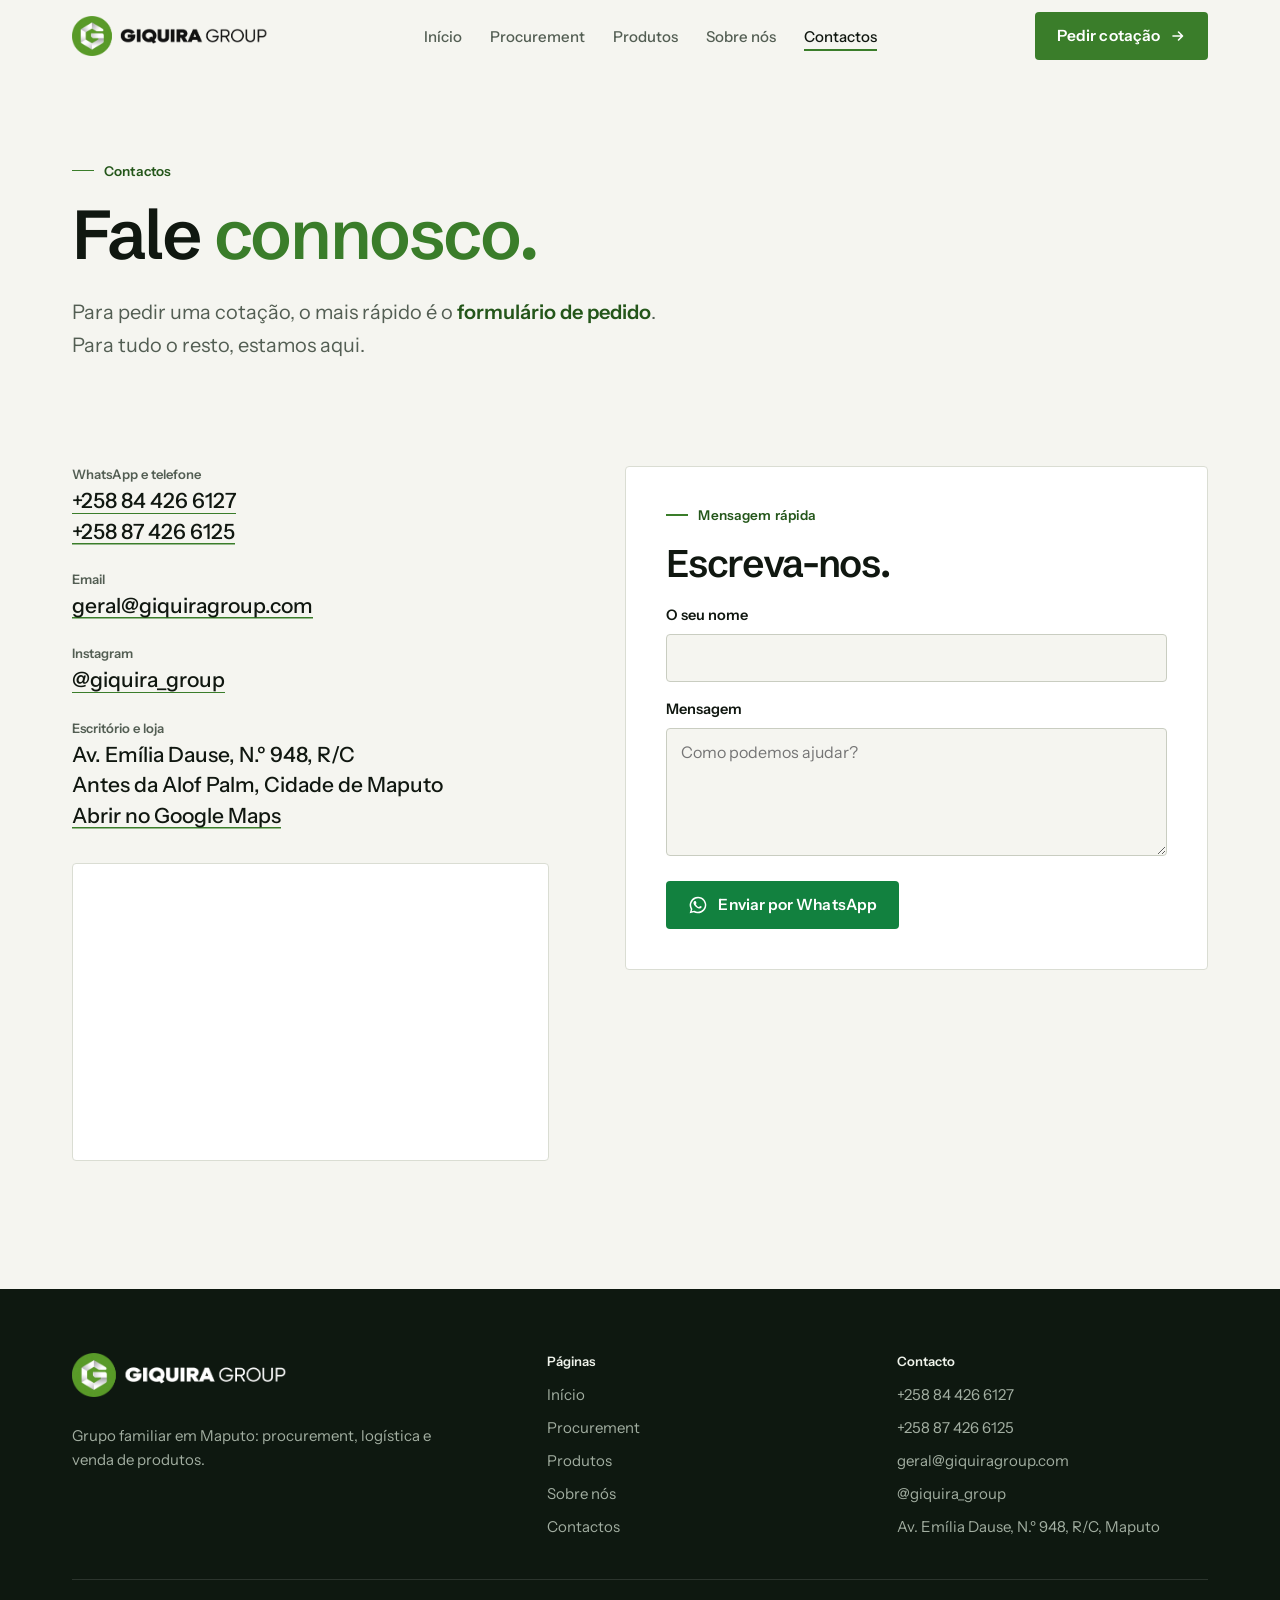
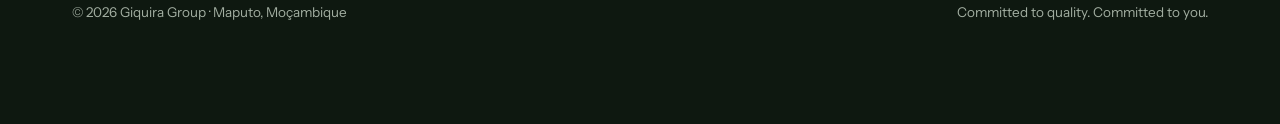
<file: contactos.html>
<!doctype html>
<html lang="pt-MZ">
<head>
<meta charset="utf-8">
<meta name="viewport" content="width=device-width, initial-scale=1, viewport-fit=cover">
<title>Contactos | Giquira Group</title>
<meta name="description" content="Fale com o Giquira Group: WhatsApp +258 84 426 6127, geral@giquiragroup.com, Av. Emília Dause, Maputo.">
<link rel="canonical" href="https://alcapone69-al.github.io/giquiragroup-site/contactos.html">
<meta property="og:url" content="https://alcapone69-al.github.io/giquiragroup-site/contactos.html">
<meta name="robots" content="index, follow, max-image-preview:large">
<meta name="theme-color" content="#24561A">
<meta property="og:type" content="website">
<meta property="og:site_name" content="Giquira Group">
<meta property="og:locale" content="pt_MZ">
<meta property="og:title" content="Contactos | Giquira Group">
<meta property="og:description" content="Fale com o Giquira Group: WhatsApp +258 84 426 6127, geral@giquiragroup.com, Av. Emília Dause, Maputo.">
<meta property="og:image" content="https://alcapone69-al.github.io/giquiragroup-site/media/og-giquira.jpg">
<meta name="twitter:card" content="summary_large_image">
<link rel="icon" href="favicon.png" type="image/png">
<link rel="apple-touch-icon" href="apple-touch-icon.png">
<link rel="preload" href="assets/fonts/schibsted-grotesk-latin-600-normal.woff2" as="font" type="font/woff2" crossorigin>
<link rel="preload" href="assets/fonts/instrument-sans-latin-400-normal.woff2" as="font" type="font/woff2" crossorigin>
<link rel="stylesheet" href="assets/site.css?v=823b14ad">
<script>(function(d){d.className+=' js';try{if(sessionStorage.getItem('wp'))d.className+=' wp';else d.className+=' first'}catch(e){d.className+=' first'}})(document.documentElement)</script>
</head>
<body data-wa="258844266127">
<div class="bar" id="bar" aria-hidden="true"></div>
<div class="wipe" id="wipe" aria-hidden="true" data-labels='{"index.html": "Início", "procurement.html": "Procurement", "produtos.html": "Produtos", "sobre.html": "Sobre nós", "contactos.html": "Contactos"}'><div class="wc"><img class="wl" src="media/brand/giquira-logo-horizontal-branco.webp" alt="" width="973" height="200"><div class="wd" id="wd"></div></div></div>
<a class="skip" href="#conteudo">Saltar para o conteúdo</a>

<header>
  <div class="w hbar">
    <a class="brand has-logo" href="index.html" aria-label="Giquira Group, página inicial"><img src="media/brand/giquira-logo-horizontal.webp" alt="" width="195" height="40"><span class="bx"><span class="bn">Giquira Group</span></span></a>
    <nav class="mainnav" aria-label="Principal"><a href="index.html">Início</a><a href="procurement.html">Procurement</a><a href="produtos.html">Produtos</a><a href="sobre.html">Sobre nós</a><a href="contactos.html" aria-current="page">Contactos</a></nav>
    <div class="hact">
      <a class="btn" href="index.html#pedido">Pedir cotação <svg class="ar" viewBox="0 0 16 16" aria-hidden="true"><path d="M3 8h9M8.5 4l4 4-4 4" fill="none" stroke="currentColor" stroke-width="1.6" stroke-linecap="round" stroke-linejoin="round"/></svg></a>
      <button class="mtog" id="mtog" type="button" aria-expanded="false" aria-controls="mpanel" aria-label="Abrir menu"><i></i></button>
    </div>
  </div>
</header>
<div class="mpanel" id="mpanel">
  <nav aria-label="Principal, telemóvel"><a href="index.html" style="--i:0">Início<small>01</small></a><a href="procurement.html" style="--i:1">Procurement<small>02</small></a><a href="produtos.html" style="--i:2">Produtos<small>03</small></a><a href="sobre.html" style="--i:3">Sobre nós<small>04</small></a><a href="contactos.html" aria-current="page" style="--i:4">Contactos<small>05</small></a></nav>
  <div class="mfoot">
    <a class="btn" href="index.html#pedido">Pedir cotação <svg class="ar" viewBox="0 0 16 16" aria-hidden="true"><path d="M3 8h9M8.5 4l4 4-4 4" fill="none" stroke="currentColor" stroke-width="1.6" stroke-linecap="round" stroke-linejoin="round"/></svg></a>
    <a class="btn wa" href="https://wa.me/258844266127?text=Ol%C3%A1%20Giquira%20Group%21%20Gostaria%20de%20falar%20com%20a%20vossa%20equipa." target="_blank" rel="noopener"><svg viewBox="0 0 24 24" width="20" height="20" aria-hidden="true" focusable="false"><path fill="currentColor" d="M12 2a10 10 0 0 0-8.6 15.1L2 22l5-1.3A10 10 0 1 0 12 2zm0 18.2c-1.5 0-3-.4-4.2-1.2l-.3-.2-3 .8.8-2.9-.2-.3A8.2 8.2 0 1 1 12 20.2zm4.5-6.1c-.2-.1-1.5-.7-1.7-.8-.2-.1-.4-.1-.6.1l-.8 1c-.1.2-.3.2-.5.1-.7-.3-1.5-.8-2.1-1.4-.6-.6-1-1.2-1.4-1.9-.1-.2 0-.4.1-.5l.4-.5.2-.4c.1-.2 0-.3 0-.5l-.8-1.8c-.2-.5-.4-.4-.6-.4h-.5c-.2 0-.5.1-.7.3-.7.7-1 1.6-.9 2.5.2 1 .7 1.9 1.3 2.7 1.3 1.7 2.9 2.9 4.9 3.5.9.3 1.7.2 2.3-.1.7-.4 1.1-1 1.3-1.7.1-.3 0-.5-.1-.6z"/></svg> WhatsApp</a>
    <p>+258 84 426 6127 · geral@giquiragroup.com</p>
  </div>
</div>

<main id="conteudo" tabindex="-1">
<section class="pghero"><div class="w">
  <p class="eyebrow fade" style="--d:0">Contactos</p>
  <h1><span class="ln" style="--i:0"><span>Fale <em>connosco.</em></span></span></h1>
  <p class="lead fade" style="--d:.35">Para pedir uma cotação, o mais rápido é o <a class="tlink" href="index.html#pedido">formulário de pedido</a>. Para tudo o resto, estamos aqui.</p>
</div></section>

<section class="sec" style="padding-top:0;border-top:0"><div class="w g2">
  <div data-rv>
    <dl class="ct">
      <dt>WhatsApp e telefone</dt><dd><a href="https://wa.me/258844266127" target="_blank" rel="noopener">+258 84 426 6127</a><br><a href="https://wa.me/258874266125" target="_blank" rel="noopener">+258 87 426 6125</a></dd>
      <dt>Email</dt><dd><a href="mailto:geral@giquiragroup.com">geral@giquiragroup.com</a></dd>
      <dt>Instagram</dt><dd><a href="https://instagram.com/giquira_group" target="_blank" rel="noopener">@giquira_group</a></dd>
      <dt>Escritório e loja</dt><dd>Av. Emília Dause, N.º 948, R/C<br>Antes da Alof Palm, Cidade de Maputo<br><a href="https://maps.google.com/?q=-25.962473,32.579533" target="_blank" rel="noopener">Abrir no Google Maps</a></dd>
    </dl>
    <div class="map"><iframe title="Mapa do escritório e da loja do Giquira Group em Maputo" loading="lazy" src="https://www.openstreetmap.org/export/embed.html?bbox=32.5715%2C-25.9685%2C32.5875%2C-25.9565&amp;layer=mapnik&amp;marker=-25.962473%2C32.579533"></iframe></div>
  </div>
  <div class="boxed" data-rv style="--i:1">
    <p class="eyebrow">Mensagem rápida</p>
    <h2 style="font-size:clamp(28px,3vw,40px)">Escreva-nos.</h2>
    <form id="cf" novalidate>
      <div class="f"><label for="cn">O seu nome</label><input id="cn" autocomplete="name"></div>
      <div class="f"><label for="cm">Mensagem</label><textarea id="cm" rows="5" placeholder="Como podemos ajudar?"></textarea></div>
      <a class="btn wa" id="cwa" href="https://wa.me/258844266127" target="_blank" rel="noopener"><svg viewBox="0 0 24 24" width="20" height="20" aria-hidden="true" focusable="false"><path fill="currentColor" d="M12 2a10 10 0 0 0-8.6 15.1L2 22l5-1.3A10 10 0 1 0 12 2zm0 18.2c-1.5 0-3-.4-4.2-1.2l-.3-.2-3 .8.8-2.9-.2-.3A8.2 8.2 0 1 1 12 20.2zm4.5-6.1c-.2-.1-1.5-.7-1.7-.8-.2-.1-.4-.1-.6.1l-.8 1c-.1.2-.3.2-.5.1-.7-.3-1.5-.8-2.1-1.4-.6-.6-1-1.2-1.4-1.9-.1-.2 0-.4.1-.5l.4-.5.2-.4c.1-.2 0-.3 0-.5l-.8-1.8c-.2-.5-.4-.4-.6-.4h-.5c-.2 0-.5.1-.7.3-.7.7-1 1.6-.9 2.5.2 1 .7 1.9 1.3 2.7 1.3 1.7 2.9 2.9 4.9 3.5.9.3 1.7.2 2.3-.1.7-.4 1.1-1 1.3-1.7.1-.3 0-.5-.1-.6z"/></svg> Enviar por WhatsApp</a>
    </form>
  </div>
</div></section>

</main>

<footer><div class="w fw">
  <div>
    <a class="brand has-logo" href="index.html" aria-label="Giquira Group, página inicial"><img src="media/brand/giquira-logo-horizontal-branco.webp" alt="" width="195" height="40"><span class="bx"><span class="bn">Giquira Group</span></span></a>
    <p style="margin:20px 0 0;max-width:36ch">Grupo familiar em Maputo: procurement, logística e venda de produtos.</p>
  </div>
  <div><h4>Páginas</h4><ul><li><a href="index.html">Início</a></li><li><a href="procurement.html">Procurement</a></li><li><a href="produtos.html">Produtos</a></li><li><a href="sobre.html">Sobre nós</a></li><li><a href="contactos.html">Contactos</a></li></ul></div>
  <div><h4>Contacto</h4><ul>
    <li><a href="https://wa.me/258844266127" target="_blank" rel="noopener">+258 84 426 6127</a></li>
    <li><a href="https://wa.me/258874266125" target="_blank" rel="noopener">+258 87 426 6125</a></li>
    <li><a href="mailto:geral@giquiragroup.com">geral@giquiragroup.com</a></li>
    <li><a href="https://instagram.com/giquira_group" target="_blank" rel="noopener">@giquira_group</a></li>
    <li>Av. Emília Dause, N.º 948, R/C, Maputo</li>
  </ul></div>
  <div class="legal"><span>© <span data-year>2026</span> Giquira Group · Maputo, Moçambique</span><span>Committed to quality. Committed to you.</span></div>
</div></footer>
<a class="btn wa fab" href="https://wa.me/258844266127?text=Ol%C3%A1%20Giquira%20Group%21%20Gostaria%20de%20falar%20com%20a%20vossa%20equipa." target="_blank" rel="noopener" aria-label="Falar com o Giquira Group no WhatsApp"><svg viewBox="0 0 24 24" width="20" height="20" aria-hidden="true" focusable="false"><path fill="currentColor" d="M12 2a10 10 0 0 0-8.6 15.1L2 22l5-1.3A10 10 0 1 0 12 2zm0 18.2c-1.5 0-3-.4-4.2-1.2l-.3-.2-3 .8.8-2.9-.2-.3A8.2 8.2 0 1 1 12 20.2zm4.5-6.1c-.2-.1-1.5-.7-1.7-.8-.2-.1-.4-.1-.6.1l-.8 1c-.1.2-.3.2-.5.1-.7-.3-1.5-.8-2.1-1.4-.6-.6-1-1.2-1.4-1.9-.1-.2 0-.4.1-.5l.4-.5.2-.4c.1-.2 0-.3 0-.5l-.8-1.8c-.2-.5-.4-.4-.6-.4h-.5c-.2 0-.5.1-.7.3-.7.7-1 1.6-.9 2.5.2 1 .7 1.9 1.3 2.7 1.3 1.7 2.9 2.9 4.9 3.5.9.3 1.7.2 2.3-.1.7-.4 1.1-1 1.3-1.7.1-.3 0-.5-.1-.6z"/></svg><span>WhatsApp</span></a>
<script src="assets/site.js?v=14da436f" defer></script>
</body>
</html>
</file>
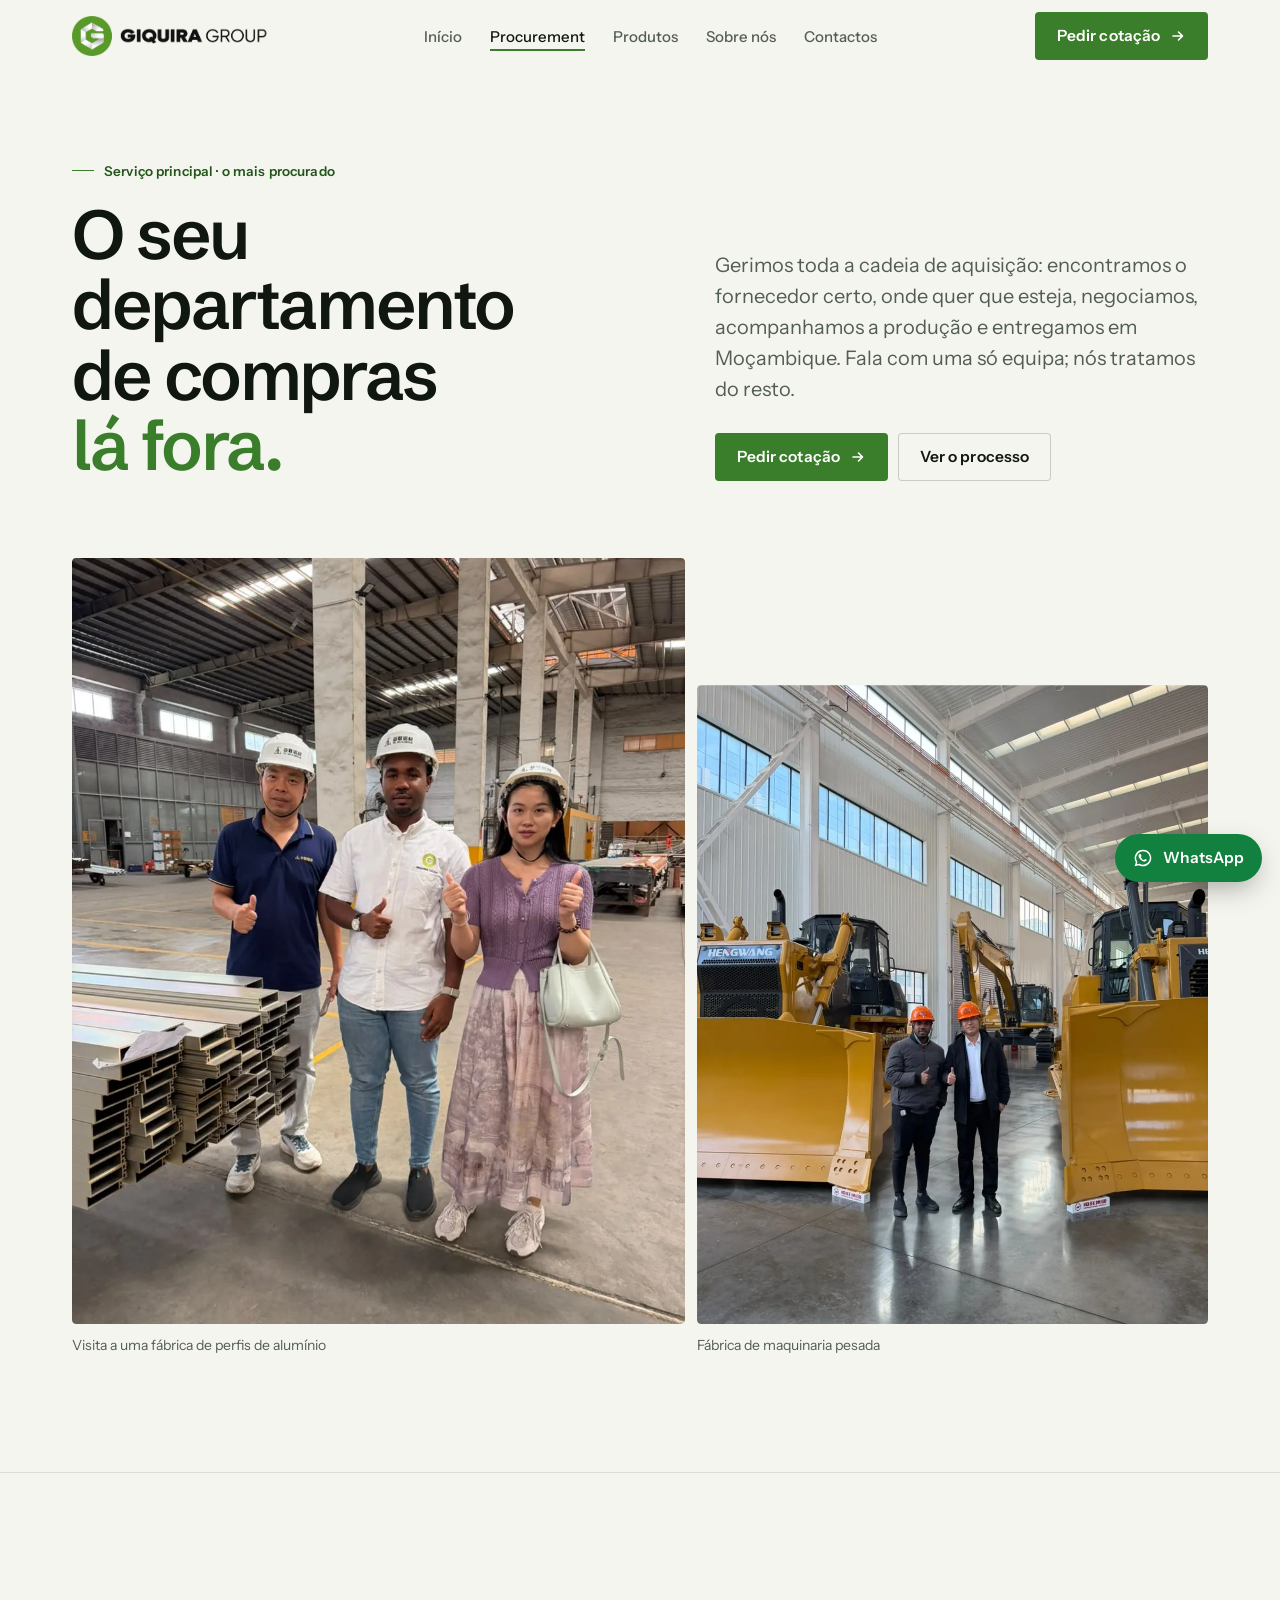
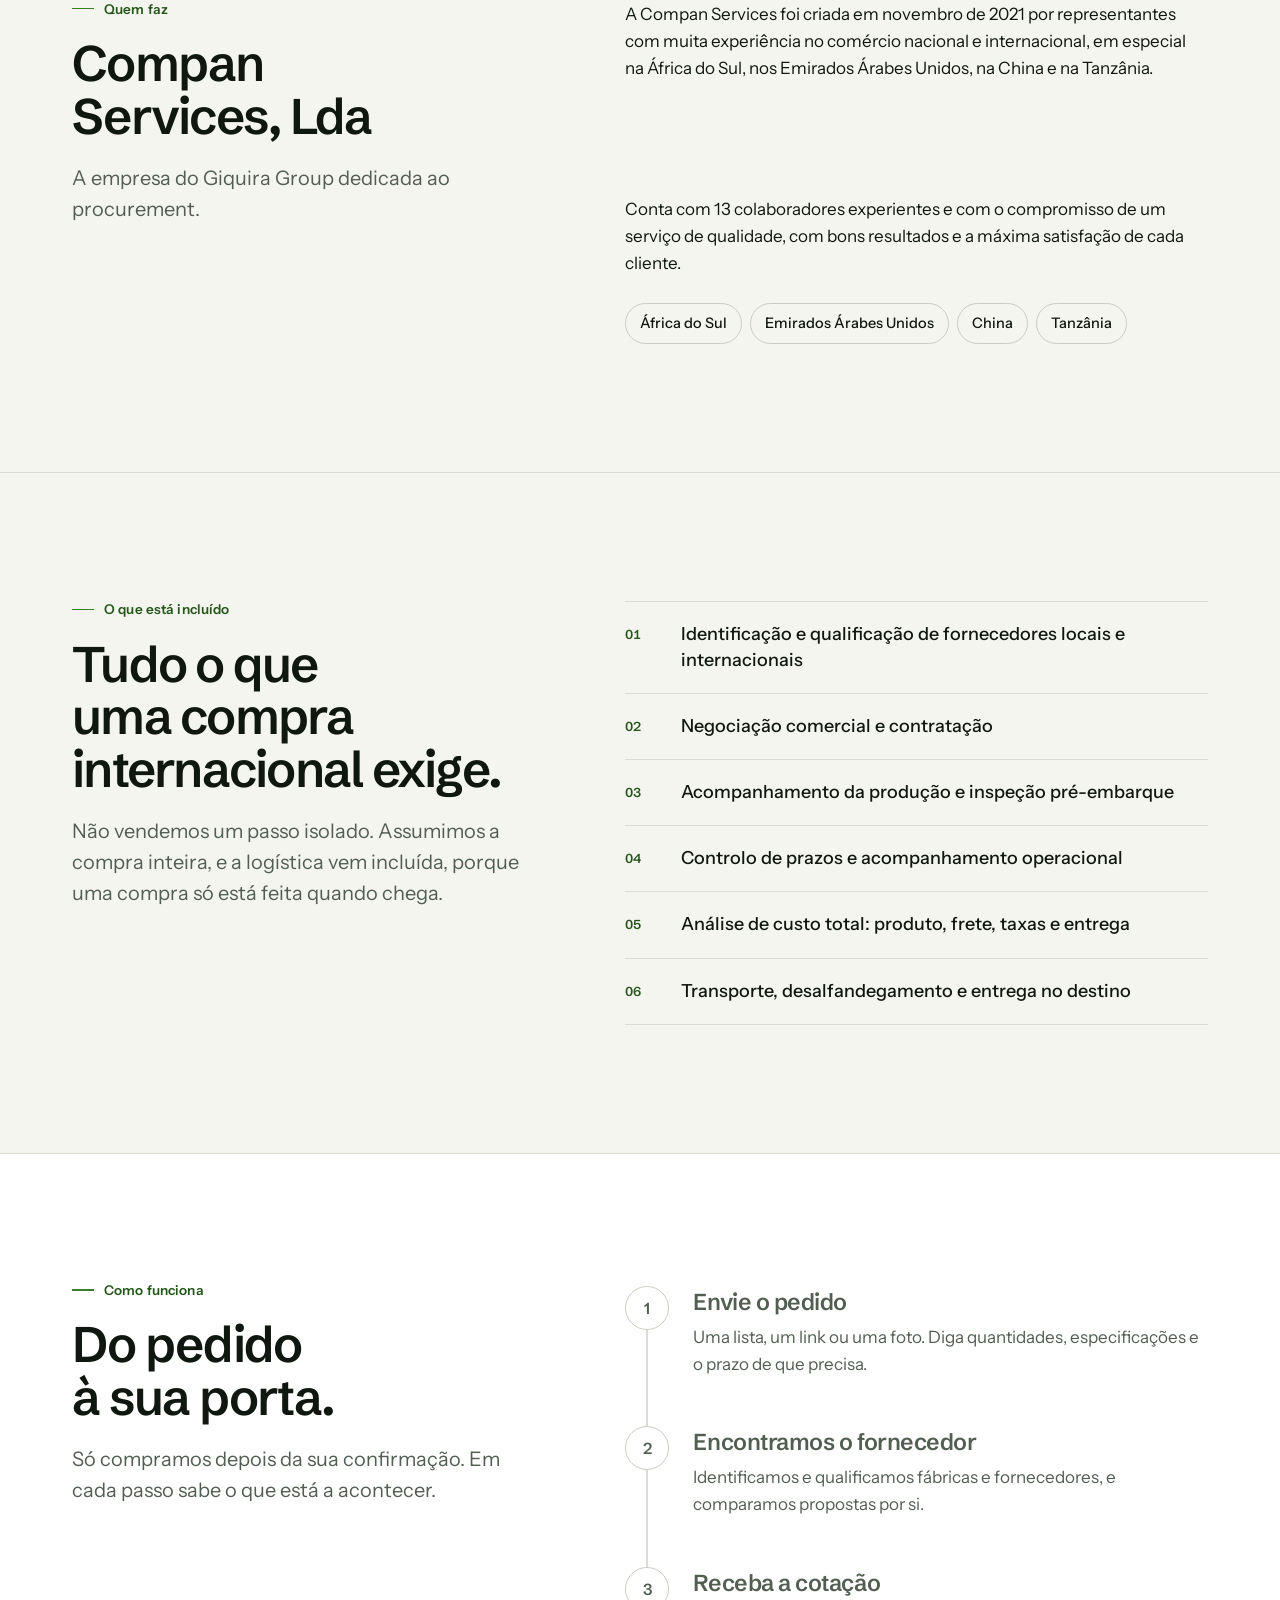
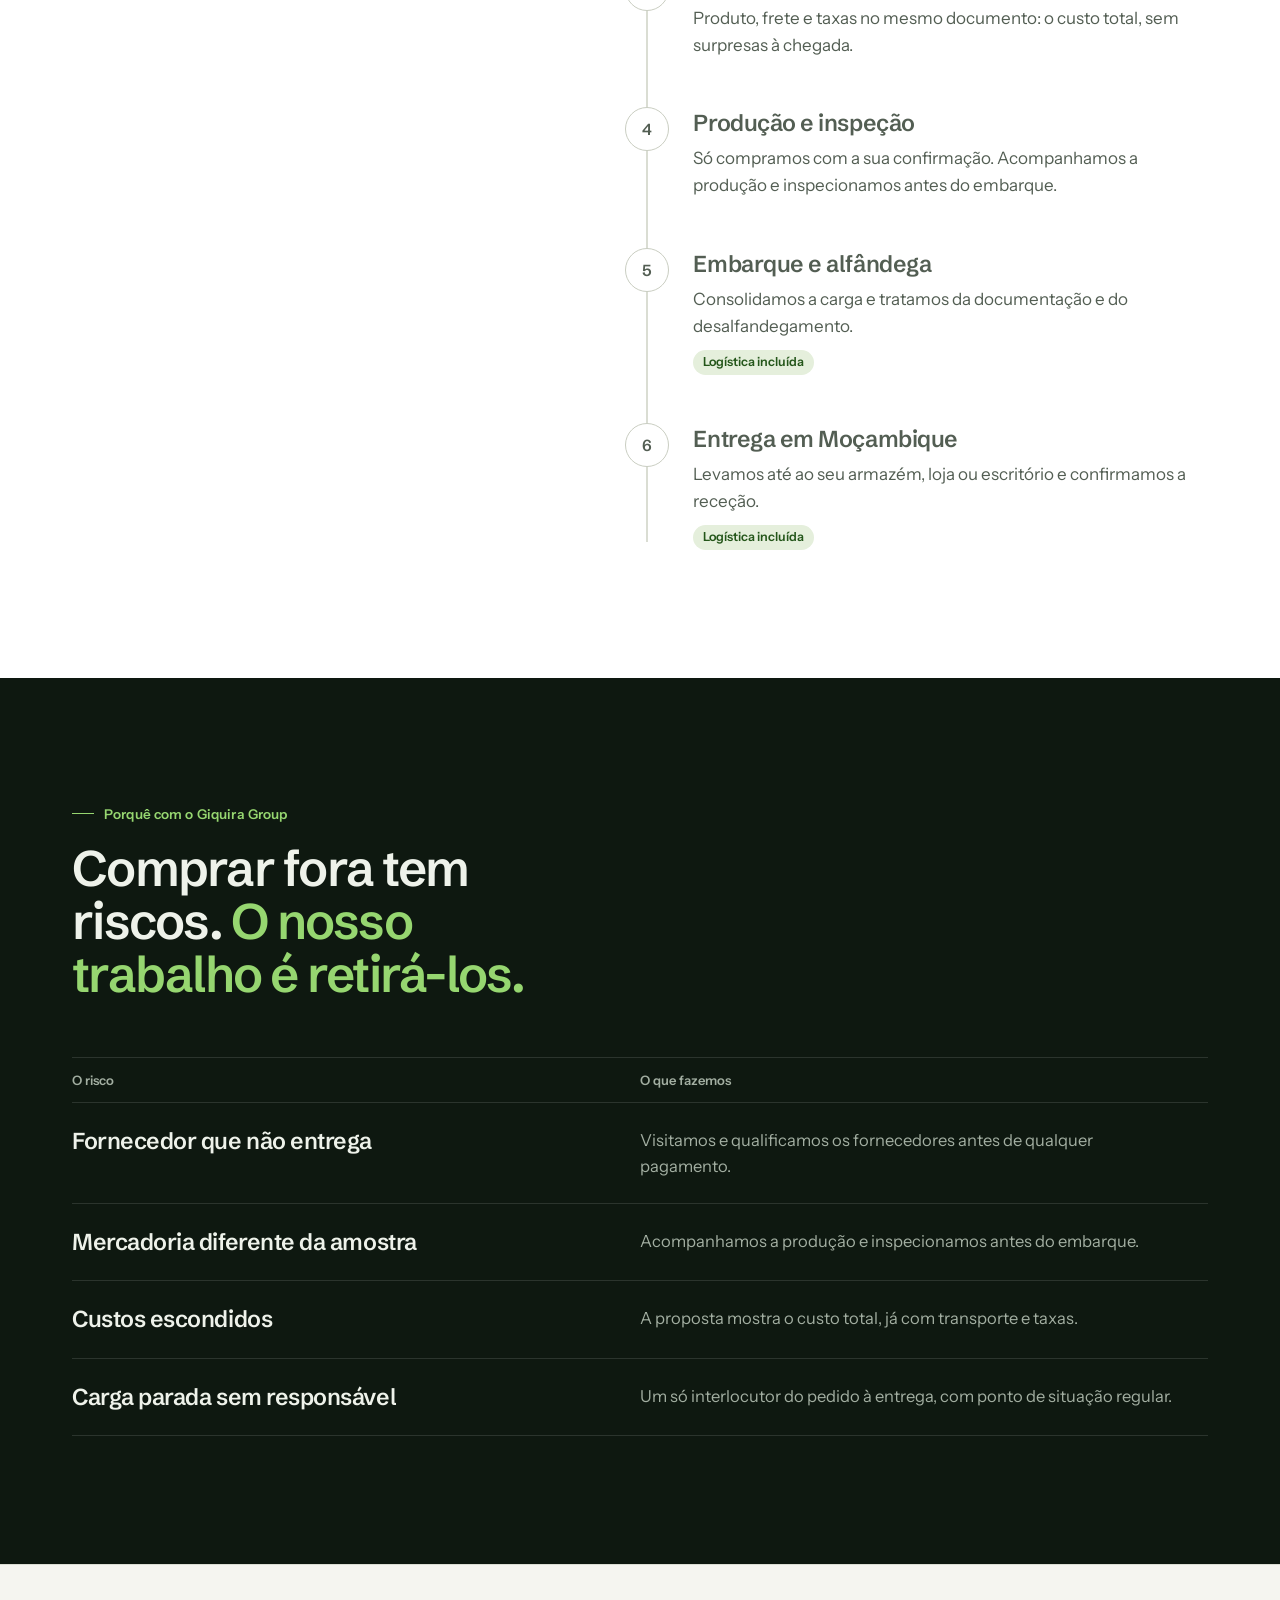
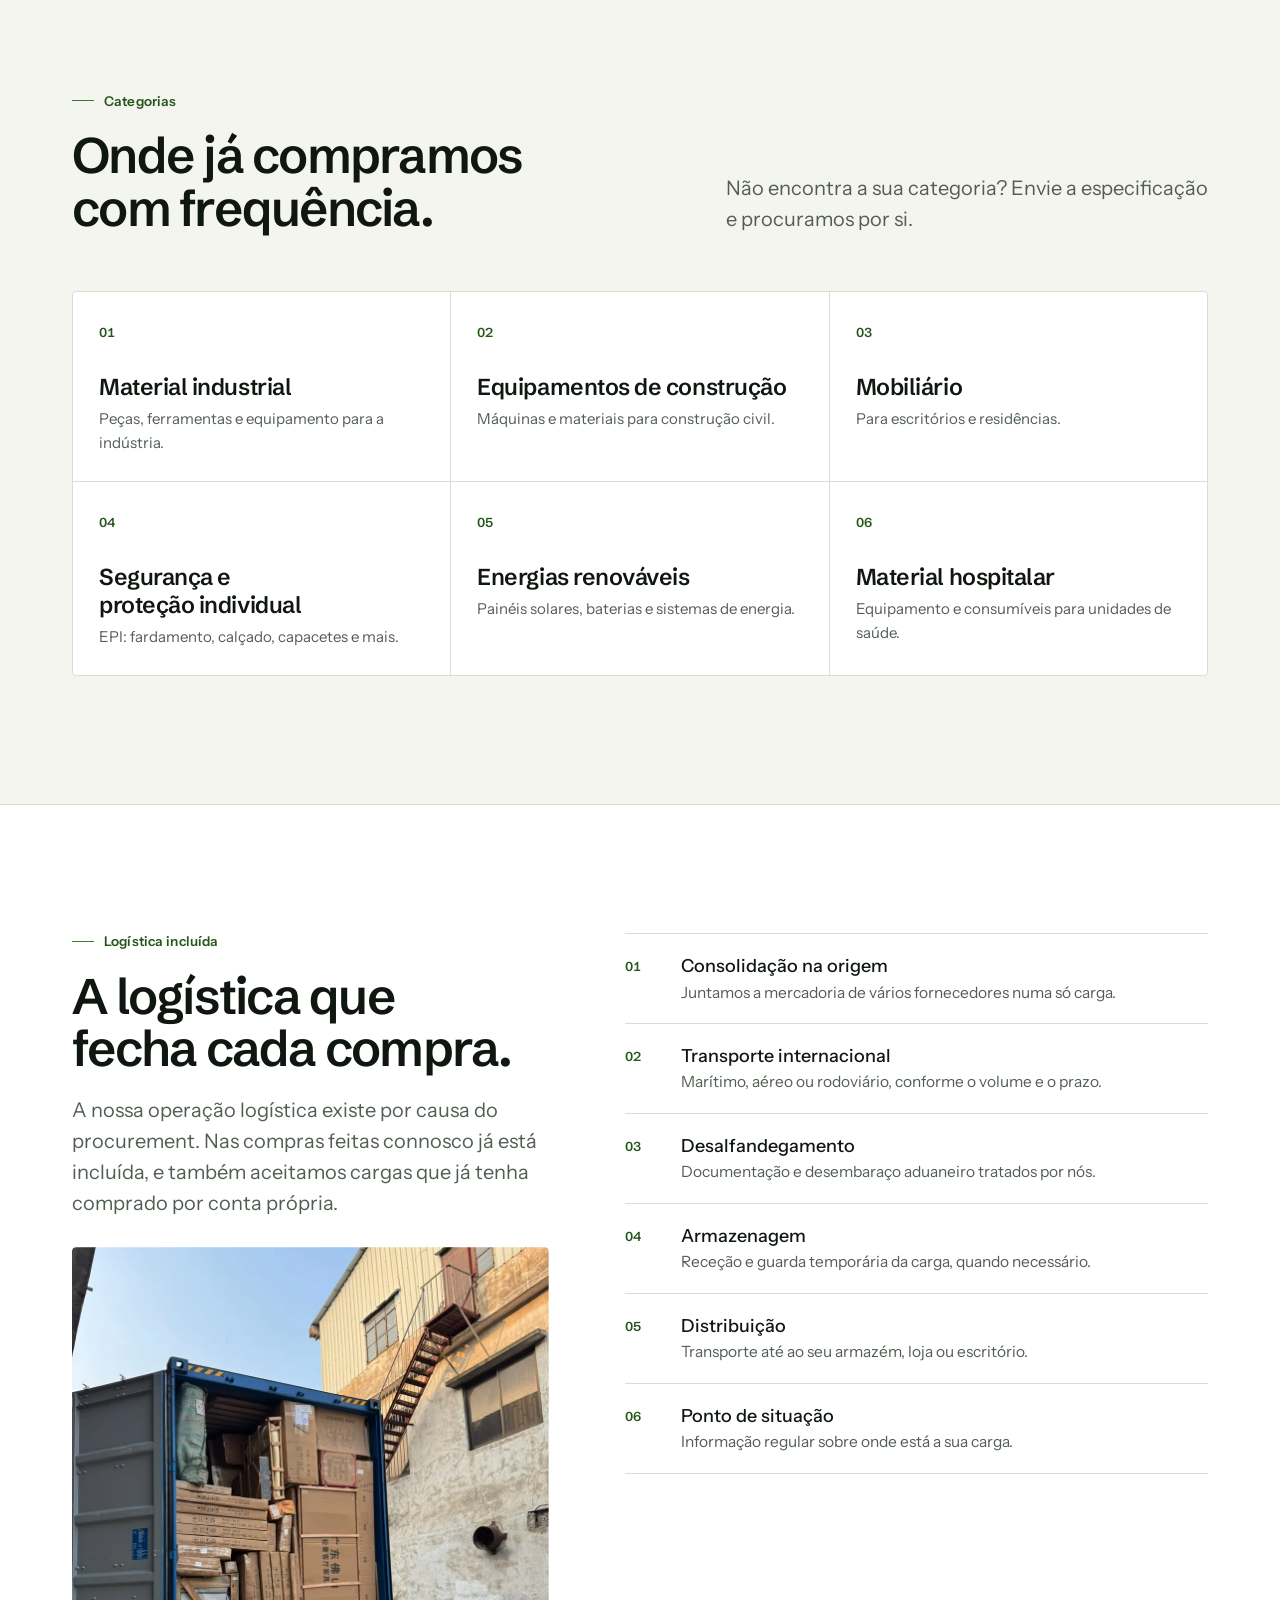
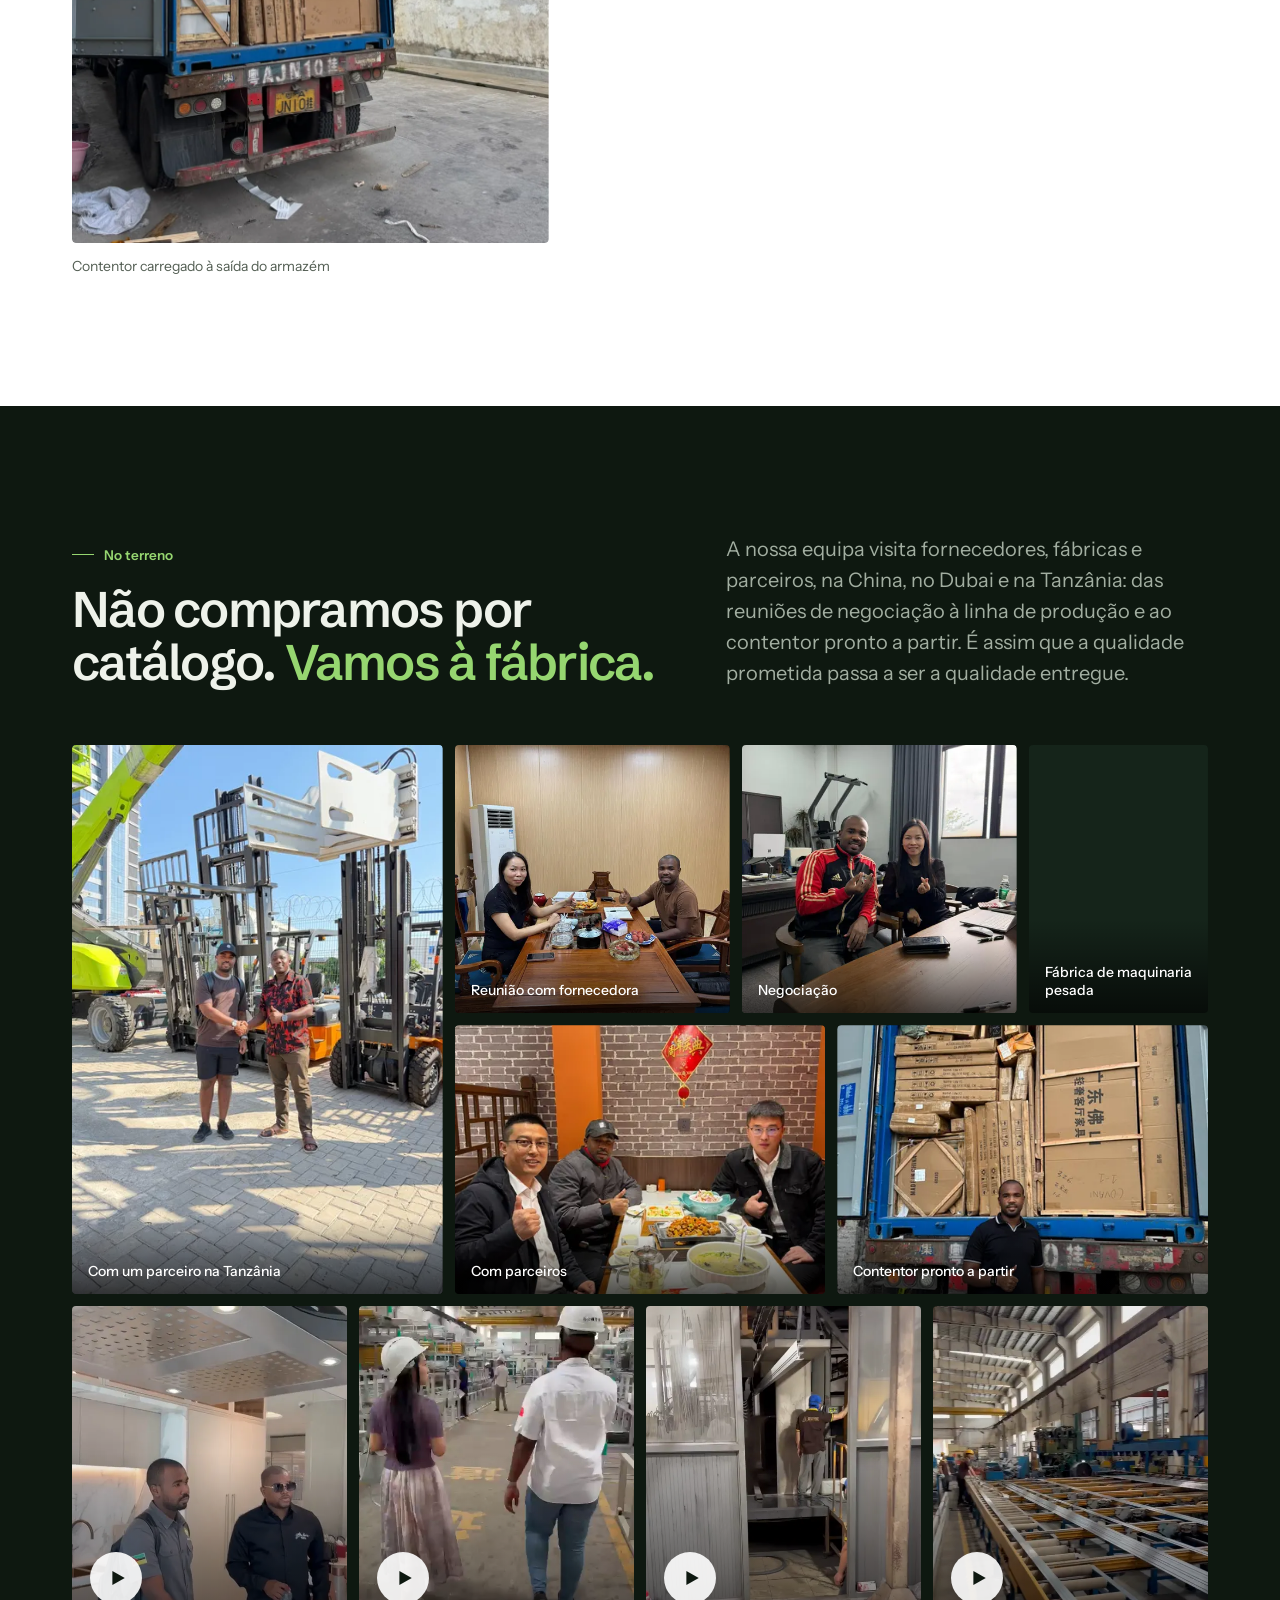
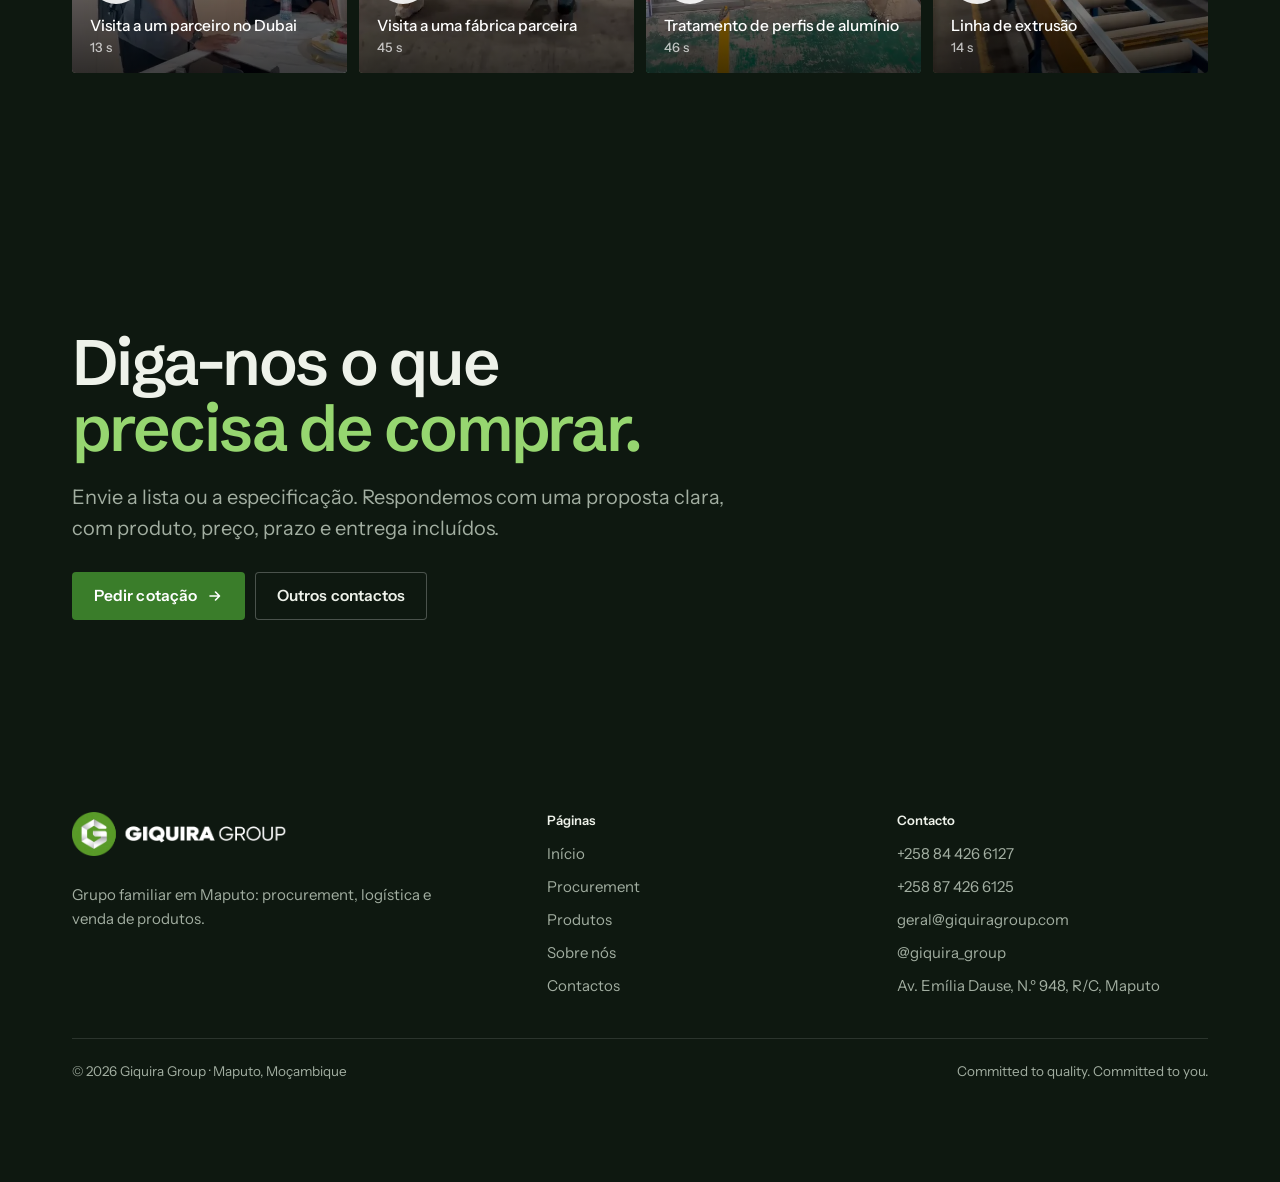
<file: procurement.html>
<!doctype html>
<html lang="pt-MZ">
<head>
<meta charset="utf-8">
<meta name="viewport" content="width=device-width, initial-scale=1, viewport-fit=cover">
<title>Procurement | Giquira Group</title>
<meta name="description" content="Procurement com a Compan Services, Lda: fornecedores qualificados, negociação, inspeção de qualidade e entrega em Moçambique, com logística incluída.">
<link rel="canonical" href="https://alcapone69-al.github.io/giquiragroup-site/procurement.html">
<meta property="og:url" content="https://alcapone69-al.github.io/giquiragroup-site/procurement.html">
<meta name="robots" content="index, follow, max-image-preview:large">
<meta name="theme-color" content="#24561A">
<meta property="og:type" content="website">
<meta property="og:site_name" content="Giquira Group">
<meta property="og:locale" content="pt_MZ">
<meta property="og:title" content="Procurement | Giquira Group">
<meta property="og:description" content="Procurement com a Compan Services, Lda: fornecedores qualificados, negociação, inspeção de qualidade e entrega em Moçambique, com logística incluída.">
<meta property="og:image" content="https://alcapone69-al.github.io/giquiragroup-site/media/og-giquira.jpg">
<meta name="twitter:card" content="summary_large_image">
<link rel="icon" href="favicon.png" type="image/png">
<link rel="apple-touch-icon" href="apple-touch-icon.png">
<link rel="preload" href="assets/fonts/schibsted-grotesk-latin-600-normal.woff2" as="font" type="font/woff2" crossorigin>
<link rel="preload" href="assets/fonts/instrument-sans-latin-400-normal.woff2" as="font" type="font/woff2" crossorigin>
<link rel="stylesheet" href="assets/site.css?v=823b14ad">
<script>(function(d){d.className+=' js';try{if(sessionStorage.getItem('wp'))d.className+=' wp';else d.className+=' first'}catch(e){d.className+=' first'}})(document.documentElement)</script>
</head>
<body data-wa="258844266127">
<div class="bar" id="bar" aria-hidden="true"></div>
<div class="wipe" id="wipe" aria-hidden="true" data-labels='{"index.html": "Início", "procurement.html": "Procurement", "produtos.html": "Produtos", "sobre.html": "Sobre nós", "contactos.html": "Contactos"}'><div class="wc"><img class="wl" src="media/brand/giquira-logo-horizontal-branco.webp" alt="" width="973" height="200"><div class="wd" id="wd"></div></div></div>
<a class="skip" href="#conteudo">Saltar para o conteúdo</a>

<header>
  <div class="w hbar">
    <a class="brand has-logo" href="index.html" aria-label="Giquira Group, página inicial"><img src="media/brand/giquira-logo-horizontal.webp" alt="" width="195" height="40"><span class="bx"><span class="bn">Giquira Group</span></span></a>
    <nav class="mainnav" aria-label="Principal"><a href="index.html">Início</a><a href="procurement.html" aria-current="page">Procurement</a><a href="produtos.html">Produtos</a><a href="sobre.html">Sobre nós</a><a href="contactos.html">Contactos</a></nav>
    <div class="hact">
      <a class="btn" href="index.html#pedido">Pedir cotação <svg class="ar" viewBox="0 0 16 16" aria-hidden="true"><path d="M3 8h9M8.5 4l4 4-4 4" fill="none" stroke="currentColor" stroke-width="1.6" stroke-linecap="round" stroke-linejoin="round"/></svg></a>
      <button class="mtog" id="mtog" type="button" aria-expanded="false" aria-controls="mpanel" aria-label="Abrir menu"><i></i></button>
    </div>
  </div>
</header>
<div class="mpanel" id="mpanel">
  <nav aria-label="Principal, telemóvel"><a href="index.html" style="--i:0">Início<small>01</small></a><a href="procurement.html" aria-current="page" style="--i:1">Procurement<small>02</small></a><a href="produtos.html" style="--i:2">Produtos<small>03</small></a><a href="sobre.html" style="--i:3">Sobre nós<small>04</small></a><a href="contactos.html" style="--i:4">Contactos<small>05</small></a></nav>
  <div class="mfoot">
    <a class="btn" href="index.html#pedido">Pedir cotação <svg class="ar" viewBox="0 0 16 16" aria-hidden="true"><path d="M3 8h9M8.5 4l4 4-4 4" fill="none" stroke="currentColor" stroke-width="1.6" stroke-linecap="round" stroke-linejoin="round"/></svg></a>
    <a class="btn wa" href="https://wa.me/258844266127?text=Ol%C3%A1%20Giquira%20Group%21%20Gostaria%20de%20falar%20com%20a%20vossa%20equipa." target="_blank" rel="noopener"><svg viewBox="0 0 24 24" width="20" height="20" aria-hidden="true" focusable="false"><path fill="currentColor" d="M12 2a10 10 0 0 0-8.6 15.1L2 22l5-1.3A10 10 0 1 0 12 2zm0 18.2c-1.5 0-3-.4-4.2-1.2l-.3-.2-3 .8.8-2.9-.2-.3A8.2 8.2 0 1 1 12 20.2zm4.5-6.1c-.2-.1-1.5-.7-1.7-.8-.2-.1-.4-.1-.6.1l-.8 1c-.1.2-.3.2-.5.1-.7-.3-1.5-.8-2.1-1.4-.6-.6-1-1.2-1.4-1.9-.1-.2 0-.4.1-.5l.4-.5.2-.4c.1-.2 0-.3 0-.5l-.8-1.8c-.2-.5-.4-.4-.6-.4h-.5c-.2 0-.5.1-.7.3-.7.7-1 1.6-.9 2.5.2 1 .7 1.9 1.3 2.7 1.3 1.7 2.9 2.9 4.9 3.5.9.3 1.7.2 2.3-.1.7-.4 1.1-1 1.3-1.7.1-.3 0-.5-.1-.6z"/></svg> WhatsApp</a>
    <p>+258 84 426 6127 · geral@giquiragroup.com</p>
  </div>
</div>

<main id="conteudo" tabindex="-1">
<section class="pghero"><div class="w hgrid" style="align-items:end">
  <div>
    <p class="eyebrow fade" style="--d:0">Serviço principal · o mais procurado</p>
    <h1><span class="ln" style="--i:0"><span>O seu departamento</span></span> <span class="ln" style="--i:1"><span>de compras <em>lá fora.</em></span></span></h1>
  </div>
  <div class="fade" style="--d:.4"><p class="lead" style="margin-top:0">Gerimos toda a cadeia de aquisição: encontramos o fornecedor certo, onde quer que esteja, negociamos, acompanhamos a produção e entregamos em Moçambique. Fala com uma só equipa; nós tratamos do resto.</p><div class="cta"><a class="btn" href="index.html#pedido">Pedir cotação <svg class="ar" viewBox="0 0 16 16" aria-hidden="true"><path d="M3 8h9M8.5 4l4 4-4 4" fill="none" stroke="currentColor" stroke-width="1.6" stroke-linecap="round" stroke-linejoin="round"/></svg></a><a class="btn o" href="#processo">Ver o processo</a></div></div>
</div></section>

<section class="w" style="padding-bottom:clamp(64px,9vw,120px)"><div class="duo">
  <figure data-img><div class="ph"><img src="media/fabrica-aluminio-2.webp" srcset="media/fabrica-aluminio-2-480.webp 480w, media/fabrica-aluminio-2.webp 960w" sizes="(max-width:700px) 55vw, 50vw" width="960" height="1280" alt="Visita a uma fábrica de perfis de alumínio na China" loading="lazy" decoding="async"></div><figcaption>Visita a uma fábrica de perfis de alumínio</figcaption></figure>
  <figure data-img style="--i:1"><div class="ph"><img src="media/fabrica-maquinaria.webp" srcset="media/fabrica-maquinaria-480.webp 480w, media/fabrica-maquinaria.webp 960w" sizes="(max-width:700px) 45vw, 40vw" width="960" height="1280" alt="Visita a uma fábrica de maquinaria pesada na China" loading="lazy" decoding="async"></div><figcaption>Fábrica de maquinaria pesada</figcaption></figure>
</div></section>

<section class="sec"><div class="w g2">
  <div class="sticky"><p class="eyebrow" data-rv>Quem faz</p><h2 data-rv>Compan Services, Lda</h2><p class="lead" data-rv style="--i:1">A empresa do Giquira Group dedicada ao procurement.</p></div>
  <div class="prose">
    <p data-rv>A Compan Services foi criada em novembro de 2021 por representantes com muita experiência no comércio nacional e internacional, em especial na África do Sul, nos Emirados Árabes Unidos, na China e na Tanzânia.</p>
    <p data-rv>Fornece mobiliário, eletrodomésticos, equipamentos e sistemas de tecnologia da informação, peças automotivas e peças de reposição industriais a pequenas e médias empresas, ONGs e particulares.</p>
    <p data-rv>Conta com 13 colaboradores experientes e com o compromisso de um serviço de qualidade, com bons resultados e a máxima satisfação de cada cliente.</p>
    <ul class="chips" data-rv><li>África do Sul</li><li>Emirados Árabes Unidos</li><li>China</li><li>Tanzânia</li></ul>
  </div>
</div></section>

<section class="sec"><div class="w g2">
  <div class="sticky"><p class="eyebrow" data-rv>O que está incluído</p><h2 data-rv>Tudo o que uma compra internacional exige.</h2><p class="lead" data-rv style="--i:1">Não vendemos um passo isolado. Assumimos a compra inteira, e a logística vem incluída, porque uma compra só está feita quando chega.</p></div>
  <ul class="rows"><li data-rv><span class="k">01</span><span>Identificação e qualificação de fornecedores locais e internacionais</span></li><li data-rv><span class="k">02</span><span>Negociação comercial e contratação</span></li><li data-rv><span class="k">03</span><span>Acompanhamento da produção e inspeção pré-embarque</span></li><li data-rv><span class="k">04</span><span>Controlo de prazos e acompanhamento operacional</span></li><li data-rv><span class="k">05</span><span>Análise de custo total: produto, frete, taxas e entrega</span></li><li data-rv><span class="k">06</span><span>Transporte, desalfandegamento e entrega no destino</span></li></ul>
</div></section>

<section class="sec alt" id="processo"><div class="w g2">
  <div class="sticky"><p class="eyebrow" data-rv>Como funciona</p><h2 data-rv>Do pedido à sua porta.</h2><p class="lead" data-rv style="--i:1">Só compramos depois da sua confirmação. Em cada passo sabe o que está a acontecer.</p></div>
  <div class="steps" id="steps"><span class="rail" aria-hidden="true"><b id="fill"></b></span><ol class="stl"><li class="st"><span class="n" aria-hidden="true">1</span><h3>Envie o pedido</h3><p>Uma lista, um link ou uma foto. Diga quantidades, especificações e o prazo de que precisa.</p></li><li class="st"><span class="n" aria-hidden="true">2</span><h3>Encontramos o fornecedor</h3><p>Identificamos e qualificamos fábricas e fornecedores, e comparamos propostas por si.</p></li><li class="st"><span class="n" aria-hidden="true">3</span><h3>Receba a cotação</h3><p>Produto, frete e taxas no mesmo documento: o custo total, sem surpresas à chegada.</p></li><li class="st"><span class="n" aria-hidden="true">4</span><h3>Produção e inspeção</h3><p>Só compramos com a sua confirmação. Acompanhamos a produção e inspecionamos antes do embarque.</p></li><li class="st"><span class="n" aria-hidden="true">5</span><h3>Embarque e alfândega</h3><p>Consolidamos a carga e tratamos da documentação e do desalfandegamento.<br><span class="lg">Logística incluída</span></p></li><li class="st"><span class="n" aria-hidden="true">6</span><h3>Entrega em Moçambique</h3><p>Levamos até ao seu armazém, loja ou escritório e confirmamos a receção.<br><span class="lg">Logística incluída</span></p></li></ol></div>
</div></section>

<section class="sec dark"><div class="w">
  <div class="head"><div data-rv><p class="eyebrow">Porquê com o Giquira Group</p><h2>Comprar fora tem riscos. <em>O nosso trabalho é retirá-los.</em></h2></div></div>
  <div class="risk"><div class="h">O risco</div><div class="h">O que fazemos</div>
  <div data-rv><h3>Fornecedor que não entrega</h3></div><div data-rv style="--i:1"><p>Visitamos e qualificamos os fornecedores antes de qualquer pagamento.</p></div><div data-rv><h3>Mercadoria diferente da amostra</h3></div><div data-rv style="--i:1"><p>Acompanhamos a produção e inspecionamos antes do embarque.</p></div><div data-rv><h3>Custos escondidos</h3></div><div data-rv style="--i:1"><p>A proposta mostra o custo total, já com transporte e taxas.</p></div><div data-rv><h3>Carga parada sem responsável</h3></div><div data-rv style="--i:1"><p>Um só interlocutor do pedido à entrega, com ponto de situação regular.</p></div>
  </div>
</div></section>

<section class="sec"><div class="w">
  <div class="head"><div data-rv><p class="eyebrow">Categorias</p><h2>Onde já compramos com frequência.</h2></div><p class="lead" data-rv style="--i:1">Não encontra a sua categoria? Envie a especificação e procuramos por si.</p></div>
  <ul class="cats"><li data-rv style="--i:0"><span class="k">01</span><h3>Material industrial</h3><p>Peças, ferramentas e equipamento para a indústria.</p></li><li data-rv style="--i:1"><span class="k">02</span><h3>Equipamentos de construção</h3><p>Máquinas e materiais para construção civil.</p></li><li data-rv style="--i:2"><span class="k">03</span><h3>Mobiliário</h3><p>Para escritórios e residências.</p></li><li data-rv style="--i:0"><span class="k">04</span><h3>Segurança e proteção individual</h3><p>EPI: fardamento, calçado, capacetes e mais.</p></li><li data-rv style="--i:1"><span class="k">05</span><h3>Energias renováveis</h3><p>Painéis solares, baterias e sistemas de energia.</p></li><li data-rv style="--i:2"><span class="k">06</span><h3>Material hospitalar</h3><p>Equipamento e consumíveis para unidades de saúde.</p></li></ul>
</div></section>

<section class="sec alt" id="logistica"><div class="w g2">
  <div class="sticky"><p class="eyebrow" data-rv>Logística incluída</p><h2 data-rv>A logística que fecha cada compra.</h2><p class="lead" data-rv style="--i:1">A nossa operação logística existe por causa do procurement. Nas compras feitas connosco já está incluída, e também aceitamos cargas que já tenha comprado por conta própria.</p>
  <figure class="portrait" data-img style="margin-top:8px"><div class="ph"><img src="media/contentor-carregado.webp" srcset="media/contentor-carregado-480.webp 480w, media/contentor-carregado.webp 960w" sizes="(max-width:900px) 100vw, 40vw" width="960" height="1280" alt="Contentor carregado com mobiliário à saída de um armazém na China" loading="lazy" decoding="async"></div><figcaption>Contentor carregado à saída do armazém</figcaption></figure></div>
  <ul class="rows"><li data-rv><span class="k">01</span><span>Consolidação na origem<span class="d">Juntamos a mercadoria de vários fornecedores numa só carga.</span></span></li><li data-rv><span class="k">02</span><span>Transporte internacional<span class="d">Marítimo, aéreo ou rodoviário, conforme o volume e o prazo.</span></span></li><li data-rv><span class="k">03</span><span>Desalfandegamento<span class="d">Documentação e desembaraço aduaneiro tratados por nós.</span></span></li><li data-rv><span class="k">04</span><span>Armazenagem<span class="d">Receção e guarda temporária da carga, quando necessário.</span></span></li><li data-rv><span class="k">05</span><span>Distribuição<span class="d">Transporte até ao seu armazém, loja ou escritório.</span></span></li><li data-rv><span class="k">06</span><span>Ponto de situação<span class="d">Informação regular sobre onde está a sua carga.</span></span></li></ul>
</div></section>

<section class="sec dark" id="china"><div class="w">
  <div class="head">
    <div data-rv><p class="eyebrow">No terreno</p><h2>Não compramos por catálogo. <em>Vamos à fábrica.</em></h2></div>
    <p class="lead" data-rv style="--i:1">A nossa equipa visita fornecedores, fábricas e parceiros, na China, no Dubai e na Tanzânia: das reuniões de negociação à linha de produção e ao contentor pronto a partir. É assim que a qualidade prometida passa a ser a qualidade entregue.</p>
  </div>
  <div class="mosaic">
    <figure class="a" data-img><div class="ph"><img src="media/parceiro-tanzania.webp" srcset="media/parceiro-tanzania-480.webp 480w, media/parceiro-tanzania.webp 960w" sizes="(max-width:760px) 100vw, 34vw" width="960" height="1280" alt="Aperto de mão com um parceiro na Tanzânia, em frente a empilhadores" loading="lazy" decoding="async"></div><figcaption>Com um parceiro na Tanzânia</figcaption></figure>
    <figure class="b" data-img style="--i:1"><div class="ph"><img src="media/reuniao-cha.webp" srcset="media/reuniao-cha-480.webp 480w, media/reuniao-cha.webp 960w" sizes="(max-width:760px) 50vw, 33vw" width="960" height="1280" alt="Reunião com uma fornecedora na China" loading="lazy" decoding="async"></div><figcaption>Reunião com fornecedora</figcaption></figure>
    <figure class="c" data-img style="--i:2"><div class="ph"><img src="media/reuniao-escritorio.webp" srcset="media/reuniao-escritorio-480.webp 480w, media/reuniao-escritorio.webp 960w" sizes="(max-width:760px) 50vw, 33vw" width="960" height="1280" alt="Reunião de negociação num escritório na China" loading="lazy" decoding="async"></div><figcaption>Negociação</figcaption></figure>
    <figure class="d" data-img style="--i:1"><div class="ph"><img src="media/jantar-parceiros.webp" srcset="media/jantar-parceiros-480.webp 480w, media/jantar-parceiros.webp 960w" sizes="(max-width:760px) 50vw, 33vw" width="960" height="1280" alt="Jantar com parceiros comerciais na China" loading="lazy" decoding="async"></div><figcaption>Com parceiros</figcaption></figure>
    <figure class="e" data-img style="--i:2"><div class="ph"><img src="media/contentor-danilo.webp" srcset="media/contentor-danilo-480.webp 480w, media/contentor-danilo.webp 960w" sizes="(max-width:760px) 50vw, 33vw" width="960" height="1280" alt="Contentor carregado de mobiliário, pronto a partir" loading="lazy" decoding="async"></div><figcaption>Contentor pronto a partir</figcaption></figure>
    <figure class="f" data-img style="--i:3"><div class="ph"><img src="media/fabrica-maquinaria.webp" srcset="media/fabrica-maquinaria-480.webp 480w, media/fabrica-maquinaria.webp 960w" sizes="(max-width:760px) 50vw, 33vw" width="960" height="1280" alt="Visita a uma fábrica de maquinaria pesada na China" loading="lazy" decoding="async"></div><figcaption>Fábrica de maquinaria pesada</figcaption></figure>
  </div>
  <div class="vids"><figure class="vid" data-rv style="--i:0"><video src="media/visita-dubai.mp4" poster="media/visita-dubai-poster.webp" playsinline preload="none" aria-label="Visita a um parceiro no Dubai"></video><button class="play" type="button" aria-label="Ver vídeo: Visita a um parceiro no Dubai"><span class="pb"><svg viewBox="0 0 16 16" aria-hidden="true"><path d="M3 1.8v12.4L14 8z"/></svg></span><span>Visita a um parceiro no Dubai <small>13 s</small></span></button></figure><figure class="vid" data-rv style="--i:1"><video src="media/visita-fabrica.mp4" poster="media/visita-fabrica-poster.webp" playsinline preload="none" aria-label="Visita a uma fábrica parceira"></video><button class="play" type="button" aria-label="Ver vídeo: Visita a uma fábrica parceira"><span class="pb"><svg viewBox="0 0 16 16" aria-hidden="true"><path d="M3 1.8v12.4L14 8z"/></svg></span><span>Visita a uma fábrica parceira <small>45 s</small></span></button></figure><figure class="vid" data-rv style="--i:2"><video src="media/processo-aluminio.mp4" poster="media/processo-aluminio-poster.webp" playsinline preload="none" aria-label="Tratamento de perfis de alumínio"></video><button class="play" type="button" aria-label="Ver vídeo: Tratamento de perfis de alumínio"><span class="pb"><svg viewBox="0 0 16 16" aria-hidden="true"><path d="M3 1.8v12.4L14 8z"/></svg></span><span>Tratamento de perfis de alumínio <small>46 s</small></span></button></figure><figure class="vid" data-rv style="--i:3"><video src="media/linha-extrusao.mp4" poster="media/linha-extrusao-poster.webp" playsinline preload="none" aria-label="Linha de extrusão"></video><button class="play" type="button" aria-label="Ver vídeo: Linha de extrusão"><span class="pb"><svg viewBox="0 0 16 16" aria-hidden="true"><path d="M3 1.8v12.4L14 8z"/></svg></span><span>Linha de extrusão <small>14 s</small></span></button></figure></div>
</div></section>

<section class="sec dark"><div class="w">
  <h2 class="big" data-rv>Diga-nos o que <em>precisa de comprar.</em></h2>
  <p class="lead" data-rv style="--i:1;max-width:52ch">Envie a lista ou a especificação. Respondemos com uma proposta clara, com produto, preço, prazo e entrega incluídos.</p>
  <div class="cta" data-rv style="--i:2"><a class="btn" href="index.html#pedido">Pedir cotação <svg class="ar" viewBox="0 0 16 16" aria-hidden="true"><path d="M3 8h9M8.5 4l4 4-4 4" fill="none" stroke="currentColor" stroke-width="1.6" stroke-linecap="round" stroke-linejoin="round"/></svg></a><a class="btn light" href="contactos.html">Outros contactos</a></div>
</div></section>

</main>

<footer><div class="w fw">
  <div>
    <a class="brand has-logo" href="index.html" aria-label="Giquira Group, página inicial"><img src="media/brand/giquira-logo-horizontal-branco.webp" alt="" width="195" height="40"><span class="bx"><span class="bn">Giquira Group</span></span></a>
    <p style="margin:20px 0 0;max-width:36ch">Grupo familiar em Maputo: procurement, logística e venda de produtos.</p>
  </div>
  <div><h4>Páginas</h4><ul><li><a href="index.html">Início</a></li><li><a href="procurement.html">Procurement</a></li><li><a href="produtos.html">Produtos</a></li><li><a href="sobre.html">Sobre nós</a></li><li><a href="contactos.html">Contactos</a></li></ul></div>
  <div><h4>Contacto</h4><ul>
    <li><a href="https://wa.me/258844266127" target="_blank" rel="noopener">+258 84 426 6127</a></li>
    <li><a href="https://wa.me/258874266125" target="_blank" rel="noopener">+258 87 426 6125</a></li>
    <li><a href="mailto:geral@giquiragroup.com">geral@giquiragroup.com</a></li>
    <li><a href="https://instagram.com/giquira_group" target="_blank" rel="noopener">@giquira_group</a></li>
    <li>Av. Emília Dause, N.º 948, R/C, Maputo</li>
  </ul></div>
  <div class="legal"><span>© <span data-year>2026</span> Giquira Group · Maputo, Moçambique</span><span>Committed to quality. Committed to you.</span></div>
</div></footer>
<a class="btn wa fab" href="https://wa.me/258844266127?text=Ol%C3%A1%20Giquira%20Group%21%20Gostaria%20de%20falar%20com%20a%20vossa%20equipa." target="_blank" rel="noopener" aria-label="Falar com o Giquira Group no WhatsApp"><svg viewBox="0 0 24 24" width="20" height="20" aria-hidden="true" focusable="false"><path fill="currentColor" d="M12 2a10 10 0 0 0-8.6 15.1L2 22l5-1.3A10 10 0 1 0 12 2zm0 18.2c-1.5 0-3-.4-4.2-1.2l-.3-.2-3 .8.8-2.9-.2-.3A8.2 8.2 0 1 1 12 20.2zm4.5-6.1c-.2-.1-1.5-.7-1.7-.8-.2-.1-.4-.1-.6.1l-.8 1c-.1.2-.3.2-.5.1-.7-.3-1.5-.8-2.1-1.4-.6-.6-1-1.2-1.4-1.9-.1-.2 0-.4.1-.5l.4-.5.2-.4c.1-.2 0-.3 0-.5l-.8-1.8c-.2-.5-.4-.4-.6-.4h-.5c-.2 0-.5.1-.7.3-.7.7-1 1.6-.9 2.5.2 1 .7 1.9 1.3 2.7 1.3 1.7 2.9 2.9 4.9 3.5.9.3 1.7.2 2.3-.1.7-.4 1.1-1 1.3-1.7.1-.3 0-.5-.1-.6z"/></svg><span>WhatsApp</span></a>
<script src="assets/site.js?v=14da436f" defer></script>
</body>
</html>
</file>
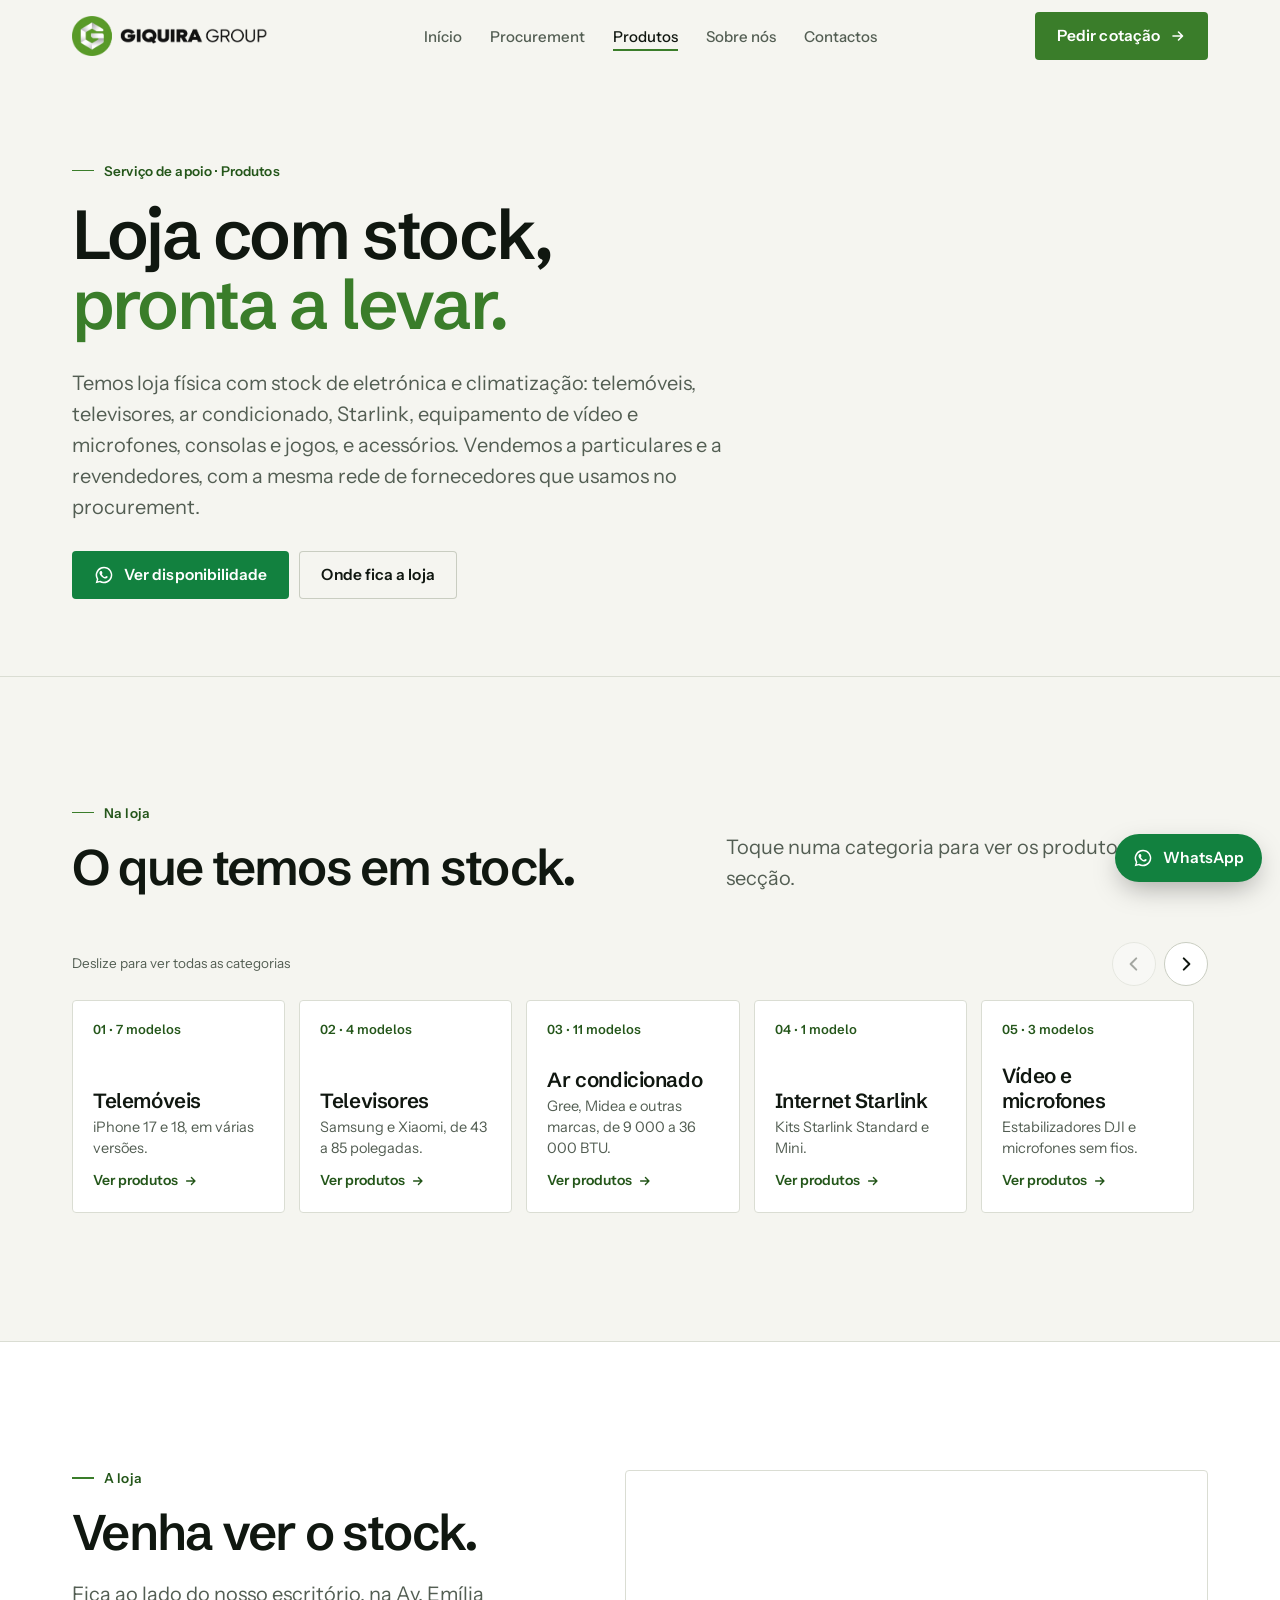
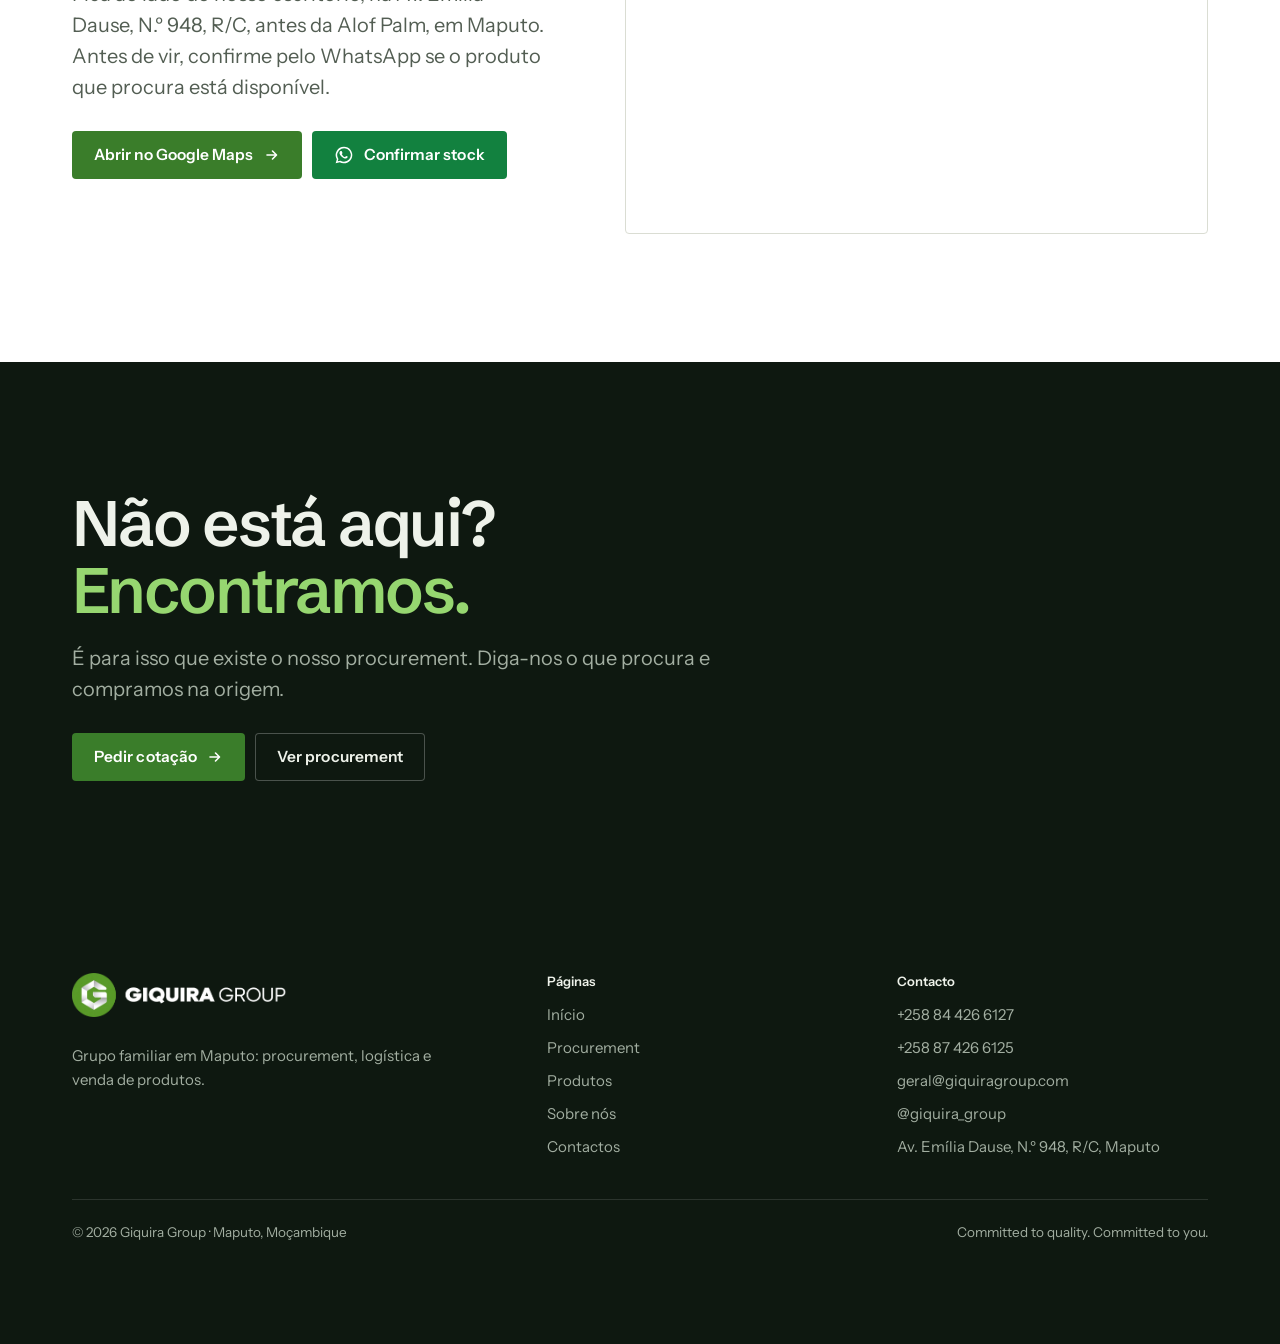
<file: produtos.html>
<!doctype html>
<html lang="pt-MZ">
<head>
<meta charset="utf-8">
<meta name="viewport" content="width=device-width, initial-scale=1, viewport-fit=cover">
<title>Produtos | Giquira Group</title>
<meta name="description" content="Loja Giquira Group em Maputo: iPhone, televisores Samsung e Xiaomi, ar condicionado e mais, com preços.">
<link rel="canonical" href="https://alcapone69-al.github.io/giquiragroup-site/produtos.html">
<meta property="og:url" content="https://alcapone69-al.github.io/giquiragroup-site/produtos.html">
<meta name="robots" content="index, follow, max-image-preview:large">
<meta name="theme-color" content="#24561A">
<meta property="og:type" content="website">
<meta property="og:site_name" content="Giquira Group">
<meta property="og:locale" content="pt_MZ">
<meta property="og:title" content="Produtos | Giquira Group">
<meta property="og:description" content="Loja Giquira Group em Maputo: iPhone, televisores Samsung e Xiaomi, ar condicionado e mais, com preços.">
<meta property="og:image" content="https://alcapone69-al.github.io/giquiragroup-site/media/og-giquira.jpg">
<meta name="twitter:card" content="summary_large_image">
<link rel="icon" href="favicon.png" type="image/png">
<link rel="apple-touch-icon" href="apple-touch-icon.png">
<link rel="preload" href="assets/fonts/schibsted-grotesk-latin-600-normal.woff2" as="font" type="font/woff2" crossorigin>
<link rel="preload" href="assets/fonts/instrument-sans-latin-400-normal.woff2" as="font" type="font/woff2" crossorigin>
<link rel="stylesheet" href="assets/site.css?v=823b14ad">
<script>(function(d){d.className+=' js';try{if(sessionStorage.getItem('wp'))d.className+=' wp';else d.className+=' first'}catch(e){d.className+=' first'}})(document.documentElement)</script>
</head>
<body data-wa="258844266127">
<div class="bar" id="bar" aria-hidden="true"></div>
<div class="wipe" id="wipe" aria-hidden="true" data-labels='{"index.html": "Início", "procurement.html": "Procurement", "produtos.html": "Produtos", "sobre.html": "Sobre nós", "contactos.html": "Contactos"}'><div class="wc"><img class="wl" src="media/brand/giquira-logo-horizontal-branco.webp" alt="" width="973" height="200"><div class="wd" id="wd"></div></div></div>
<a class="skip" href="#conteudo">Saltar para o conteúdo</a>

<header>
  <div class="w hbar">
    <a class="brand has-logo" href="index.html" aria-label="Giquira Group, página inicial"><img src="media/brand/giquira-logo-horizontal.webp" alt="" width="195" height="40"><span class="bx"><span class="bn">Giquira Group</span></span></a>
    <nav class="mainnav" aria-label="Principal"><a href="index.html">Início</a><a href="procurement.html">Procurement</a><a href="produtos.html" aria-current="page">Produtos</a><a href="sobre.html">Sobre nós</a><a href="contactos.html">Contactos</a></nav>
    <div class="hact">
      <a class="btn" href="index.html#pedido">Pedir cotação <svg class="ar" viewBox="0 0 16 16" aria-hidden="true"><path d="M3 8h9M8.5 4l4 4-4 4" fill="none" stroke="currentColor" stroke-width="1.6" stroke-linecap="round" stroke-linejoin="round"/></svg></a>
      <button class="mtog" id="mtog" type="button" aria-expanded="false" aria-controls="mpanel" aria-label="Abrir menu"><i></i></button>
    </div>
  </div>
</header>
<div class="mpanel" id="mpanel">
  <nav aria-label="Principal, telemóvel"><a href="index.html" style="--i:0">Início<small>01</small></a><a href="procurement.html" style="--i:1">Procurement<small>02</small></a><a href="produtos.html" aria-current="page" style="--i:2">Produtos<small>03</small></a><a href="sobre.html" style="--i:3">Sobre nós<small>04</small></a><a href="contactos.html" style="--i:4">Contactos<small>05</small></a></nav>
  <div class="mfoot">
    <a class="btn" href="index.html#pedido">Pedir cotação <svg class="ar" viewBox="0 0 16 16" aria-hidden="true"><path d="M3 8h9M8.5 4l4 4-4 4" fill="none" stroke="currentColor" stroke-width="1.6" stroke-linecap="round" stroke-linejoin="round"/></svg></a>
    <a class="btn wa" href="https://wa.me/258844266127?text=Ol%C3%A1%20Giquira%20Group%21%20Gostaria%20de%20falar%20com%20a%20vossa%20equipa." target="_blank" rel="noopener"><svg viewBox="0 0 24 24" width="20" height="20" aria-hidden="true" focusable="false"><path fill="currentColor" d="M12 2a10 10 0 0 0-8.6 15.1L2 22l5-1.3A10 10 0 1 0 12 2zm0 18.2c-1.5 0-3-.4-4.2-1.2l-.3-.2-3 .8.8-2.9-.2-.3A8.2 8.2 0 1 1 12 20.2zm4.5-6.1c-.2-.1-1.5-.7-1.7-.8-.2-.1-.4-.1-.6.1l-.8 1c-.1.2-.3.2-.5.1-.7-.3-1.5-.8-2.1-1.4-.6-.6-1-1.2-1.4-1.9-.1-.2 0-.4.1-.5l.4-.5.2-.4c.1-.2 0-.3 0-.5l-.8-1.8c-.2-.5-.4-.4-.6-.4h-.5c-.2 0-.5.1-.7.3-.7.7-1 1.6-.9 2.5.2 1 .7 1.9 1.3 2.7 1.3 1.7 2.9 2.9 4.9 3.5.9.3 1.7.2 2.3-.1.7-.4 1.1-1 1.3-1.7.1-.3 0-.5-.1-.6z"/></svg> WhatsApp</a>
    <p>+258 84 426 6127 · geral@giquiragroup.com</p>
  </div>
</div>

<main id="conteudo" tabindex="-1">
<section class="pghero"><div class="w">
  <p class="eyebrow fade" style="--d:0">Serviço de apoio · Produtos</p>
  <h1><span class="ln" style="--i:0"><span>Loja com stock,</span></span> <span class="ln" style="--i:1"><span><em>pronta a levar.</em></span></span></h1>
  <p class="lead fade" style="--d:.4;max-width:52ch">Temos loja física com stock de eletrónica e climatização: telemóveis, televisores, ar condicionado, Starlink, equipamento de vídeo e microfones, consolas e jogos, e acessórios. Vendemos a particulares e a revendedores, com a mesma rede de fornecedores que usamos no procurement.</p>
  <div class="cta fade" style="--d:.55"><a class="btn wa" href="https://wa.me/258844266127?text=Ol%C3%A1%20Giquira%20Group%21%20Que%20produtos%20t%C3%AAm%20dispon%C3%ADveis%3F" target="_blank" rel="noopener"><svg viewBox="0 0 24 24" width="20" height="20" aria-hidden="true" focusable="false"><path fill="currentColor" d="M12 2a10 10 0 0 0-8.6 15.1L2 22l5-1.3A10 10 0 1 0 12 2zm0 18.2c-1.5 0-3-.4-4.2-1.2l-.3-.2-3 .8.8-2.9-.2-.3A8.2 8.2 0 1 1 12 20.2zm4.5-6.1c-.2-.1-1.5-.7-1.7-.8-.2-.1-.4-.1-.6.1l-.8 1c-.1.2-.3.2-.5.1-.7-.3-1.5-.8-2.1-1.4-.6-.6-1-1.2-1.4-1.9-.1-.2 0-.4.1-.5l.4-.5.2-.4c.1-.2 0-.3 0-.5l-.8-1.8c-.2-.5-.4-.4-.6-.4h-.5c-.2 0-.5.1-.7.3-.7.7-1 1.6-.9 2.5.2 1 .7 1.9 1.3 2.7 1.3 1.7 2.9 2.9 4.9 3.5.9.3 1.7.2 2.3-.1.7-.4 1.1-1 1.3-1.7.1-.3 0-.5-.1-.6z"/></svg> Ver disponibilidade</a><a class="btn o" href="#loja">Onde fica a loja</a></div>
</div></section>

<section class="sec"><div class="w">
  <div class="head"><div data-rv><p class="eyebrow">Na loja</p><h2>O que temos em stock.</h2></div><p class="lead" data-rv style="--i:1">Toque numa categoria para ver os produtos dessa secção.</p></div>
  <div class="pcar" data-car role="region" aria-roledescription="carrossel" aria-label="Categorias da loja">
    <div class="cnav"><span class="hint">Deslize para ver todas as categorias</span><button type="button" data-prev aria-label="Categoria anterior"><svg viewBox="0 0 16 16" aria-hidden="true"><path d="M10 3 5 8l5 5" fill="none" stroke="currentColor" stroke-width="1.8" stroke-linecap="round" stroke-linejoin="round"/></svg></button><button type="button" data-next aria-label="Categoria seguinte"><svg viewBox="0 0 16 16" aria-hidden="true"><path d="m6 3 5 5-5 5" fill="none" stroke="currentColor" stroke-width="1.8" stroke-linecap="round" stroke-linejoin="round"/></svg></button></div>
    <div class="vp" tabindex="0"><ul class="tr"><li class="it"><button type="button" class="tile" data-open="telemoveis" aria-expanded="false" aria-controls="cat-telemoveis"><span class="k">01 · 7 modelos</span><h3>Telemóveis</h3><p>iPhone 17 e 18, em várias versões.</p><span class="more">Ver produtos <svg viewBox="0 0 16 16" aria-hidden="true"><path d="M3 8h9M8.5 4l4 4-4 4" fill="none" stroke="currentColor" stroke-width="1.6" stroke-linecap="round" stroke-linejoin="round"/></svg></span></button></li><li class="it"><button type="button" class="tile" data-open="televisores" aria-expanded="false" aria-controls="cat-televisores"><span class="k">02 · 4 modelos</span><h3>Televisores</h3><p>Samsung e Xiaomi, de 43 a 85 polegadas.</p><span class="more">Ver produtos <svg viewBox="0 0 16 16" aria-hidden="true"><path d="M3 8h9M8.5 4l4 4-4 4" fill="none" stroke="currentColor" stroke-width="1.6" stroke-linecap="round" stroke-linejoin="round"/></svg></span></button></li><li class="it"><button type="button" class="tile" data-open="ar-condicionado" aria-expanded="false" aria-controls="cat-ar-condicionado"><span class="k">03 · 11 modelos</span><h3>Ar condicionado</h3><p>Gree, Midea e outras marcas, de 9 000 a 36 000 BTU.</p><span class="more">Ver produtos <svg viewBox="0 0 16 16" aria-hidden="true"><path d="M3 8h9M8.5 4l4 4-4 4" fill="none" stroke="currentColor" stroke-width="1.6" stroke-linecap="round" stroke-linejoin="round"/></svg></span></button></li><li class="it"><button type="button" class="tile" data-open="starlink" aria-expanded="false" aria-controls="cat-starlink"><span class="k">04 · 1 modelo</span><h3>Internet Starlink</h3><p>Kits Starlink Standard e Mini.</p><span class="more">Ver produtos <svg viewBox="0 0 16 16" aria-hidden="true"><path d="M3 8h9M8.5 4l4 4-4 4" fill="none" stroke="currentColor" stroke-width="1.6" stroke-linecap="round" stroke-linejoin="round"/></svg></span></button></li><li class="it"><button type="button" class="tile" data-open="video" aria-expanded="false" aria-controls="cat-video"><span class="k">05 · 3 modelos</span><h3>Vídeo e microfones</h3><p>Estabilizadores DJI e microfones sem fios.</p><span class="more">Ver produtos <svg viewBox="0 0 16 16" aria-hidden="true"><path d="M3 8h9M8.5 4l4 4-4 4" fill="none" stroke="currentColor" stroke-width="1.6" stroke-linecap="round" stroke-linejoin="round"/></svg></span></button></li><li class="it"><button type="button" class="tile" data-open="consolas" aria-expanded="false" aria-controls="cat-consolas"><span class="k">06 · 2 modelos</span><h3>Consolas e jogos</h3><p>Consolas portáteis e jogos para PS5.</p><span class="more">Ver produtos <svg viewBox="0 0 16 16" aria-hidden="true"><path d="M3 8h9M8.5 4l4 4-4 4" fill="none" stroke="currentColor" stroke-width="1.6" stroke-linecap="round" stroke-linejoin="round"/></svg></span></button></li><li class="it"><button type="button" class="tile" data-open="acessorios" aria-expanded="false" aria-controls="cat-acessorios"><span class="k">07 · 2 modelos</span><h3>Acessórios e equipamentos</h3><p>POS com impressora, localizadores GPS e mais.</p><span class="more">Ver produtos <svg viewBox="0 0 16 16" aria-hidden="true"><path d="M3 8h9M8.5 4l4 4-4 4" fill="none" stroke="currentColor" stroke-width="1.6" stroke-linecap="round" stroke-linejoin="round"/></svg></span></button></li><li class="it"><button type="button" class="tile" data-open="colunas" aria-expanded="false" aria-controls="cat-colunas"><span class="k">08</span><h3>Colunas</h3><p>Colunas Bluetooth e sistemas de som.</p><span class="more">Ver produtos <svg viewBox="0 0 16 16" aria-hidden="true"><path d="M3 8h9M8.5 4l4 4-4 4" fill="none" stroke="currentColor" stroke-width="1.6" stroke-linecap="round" stroke-linejoin="round"/></svg></span></button></li><li class="it"><button type="button" class="tile" data-open="auriculares" aria-expanded="false" aria-controls="cat-auriculares"><span class="k">09</span><h3>Auriculares</h3><p>Com e sem fios, para o dia a dia.</p><span class="more">Ver produtos <svg viewBox="0 0 16 16" aria-hidden="true"><path d="M3 8h9M8.5 4l4 4-4 4" fill="none" stroke="currentColor" stroke-width="1.6" stroke-linecap="round" stroke-linejoin="round"/></svg></span></button></li></ul></div>
  </div>
  <div class="cpanels" id="lista"><div class="cpanel" id="cat-telemoveis" hidden tabindex="-1" aria-label="Telemóveis"><div class="cph"><div><p class="eyebrow">Na loja</p><h3>Telemóveis</h3></div><button type="button" class="cclose" data-close aria-label="Fechar a lista de telemóveis">Fechar ✕</button></div><ul class="prods"><li class="pc"><div class="pt ph"><img src="media/produtos/iphone-18-pro-max.webp" alt="iPhone 18 Pro Max 256 GB · só eSIM" loading="lazy" width="600" height="600"></div><div class="t"><h4>iPhone 18 Pro Max 256 GB · só eSIM</h4><p class="from">desde <b>123.000 MT</b></p><ul class="var"><li><span>Burgundy</span><b>125.000 MT</b></li><li><span>Glacier</span><b>123.000 MT</b></li><li><span>Black</span><b>123.000 MT</b></li><li><span>Silver</span><b>123.000 MT</b></li></ul><a class="btn wa sm" href="https://wa.me/258844266127?text=Ol%C3%A1%20Giquira%20Group%21%20Tenho%20interesse%20no%20iPhone%2018%20Pro%20Max%20256%20GB%20%C2%B7%20s%C3%B3%20eSIM.%20Est%C3%A1%20dispon%C3%ADvel%3F" target="_blank" rel="noopener"><svg viewBox="0 0 24 24" width="20" height="20" aria-hidden="true" focusable="false"><path fill="currentColor" d="M12 2a10 10 0 0 0-8.6 15.1L2 22l5-1.3A10 10 0 1 0 12 2zm0 18.2c-1.5 0-3-.4-4.2-1.2l-.3-.2-3 .8.8-2.9-.2-.3A8.2 8.2 0 1 1 12 20.2zm4.5-6.1c-.2-.1-1.5-.7-1.7-.8-.2-.1-.4-.1-.6.1l-.8 1c-.1.2-.3.2-.5.1-.7-.3-1.5-.8-2.1-1.4-.6-.6-1-1.2-1.4-1.9-.1-.2 0-.4.1-.5l.4-.5.2-.4c.1-.2 0-.3 0-.5l-.8-1.8c-.2-.5-.4-.4-.6-.4h-.5c-.2 0-.5.1-.7.3-.7.7-1 1.6-.9 2.5.2 1 .7 1.9 1.3 2.7 1.3 1.7 2.9 2.9 4.9 3.5.9.3 1.7.2 2.3-.1.7-.4 1.1-1 1.3-1.7.1-.3 0-.5-.1-.6z"/></svg> Fazer pedido</a></div></li><li class="pc"><div class="pt ph"><img src="media/produtos/iphone-18-pro-max.webp" alt="iPhone 18 Pro Max 256 GB · 1 SIM + eSIM" loading="lazy" width="600" height="600"></div><div class="t"><h4>iPhone 18 Pro Max 256 GB · 1 SIM + eSIM</h4><p class="from">desde <b>123.000 MT</b></p><ul class="var"><li><span>Burgundy</span><b>127.000 MT</b></li><li><span>Glacier</span><b>125.000 MT</b></li><li><span>Black</span><b>125.000 MT</b></li><li><span>Silver</span><b>123.000 MT</b></li></ul><a class="btn wa sm" href="https://wa.me/258844266127?text=Ol%C3%A1%20Giquira%20Group%21%20Tenho%20interesse%20no%20iPhone%2018%20Pro%20Max%20256%20GB%20%C2%B7%201%20SIM%20%2B%20eSIM.%20Est%C3%A1%20dispon%C3%ADvel%3F" target="_blank" rel="noopener"><svg viewBox="0 0 24 24" width="20" height="20" aria-hidden="true" focusable="false"><path fill="currentColor" d="M12 2a10 10 0 0 0-8.6 15.1L2 22l5-1.3A10 10 0 1 0 12 2zm0 18.2c-1.5 0-3-.4-4.2-1.2l-.3-.2-3 .8.8-2.9-.2-.3A8.2 8.2 0 1 1 12 20.2zm4.5-6.1c-.2-.1-1.5-.7-1.7-.8-.2-.1-.4-.1-.6.1l-.8 1c-.1.2-.3.2-.5.1-.7-.3-1.5-.8-2.1-1.4-.6-.6-1-1.2-1.4-1.9-.1-.2 0-.4.1-.5l.4-.5.2-.4c.1-.2 0-.3 0-.5l-.8-1.8c-.2-.5-.4-.4-.6-.4h-.5c-.2 0-.5.1-.7.3-.7.7-1 1.6-.9 2.5.2 1 .7 1.9 1.3 2.7 1.3 1.7 2.9 2.9 4.9 3.5.9.3 1.7.2 2.3-.1.7-.4 1.1-1 1.3-1.7.1-.3 0-.5-.1-.6z"/></svg> Fazer pedido</a></div></li><li class="pc"><div class="pt ph"><img src="media/produtos/iphone-18-pro-max.webp" alt="iPhone 18 Pro Max 512 GB · 1 SIM + eSIM" loading="lazy" width="600" height="600"></div><div class="t"><h4>iPhone 18 Pro Max 512 GB · 1 SIM + eSIM</h4><p class="from">desde <b>137.000 MT</b></p><ul class="var"><li><span>Burgundy</span><b>142.000 MT</b></li><li><span>Glacier</span><b>140.000 MT</b></li><li><span>Black</span><b>140.000 MT</b></li><li><span>Silver</span><b>137.000 MT</b></li></ul><a class="btn wa sm" href="https://wa.me/258844266127?text=Ol%C3%A1%20Giquira%20Group%21%20Tenho%20interesse%20no%20iPhone%2018%20Pro%20Max%20512%20GB%20%C2%B7%201%20SIM%20%2B%20eSIM.%20Est%C3%A1%20dispon%C3%ADvel%3F" target="_blank" rel="noopener"><svg viewBox="0 0 24 24" width="20" height="20" aria-hidden="true" focusable="false"><path fill="currentColor" d="M12 2a10 10 0 0 0-8.6 15.1L2 22l5-1.3A10 10 0 1 0 12 2zm0 18.2c-1.5 0-3-.4-4.2-1.2l-.3-.2-3 .8.8-2.9-.2-.3A8.2 8.2 0 1 1 12 20.2zm4.5-6.1c-.2-.1-1.5-.7-1.7-.8-.2-.1-.4-.1-.6.1l-.8 1c-.1.2-.3.2-.5.1-.7-.3-1.5-.8-2.1-1.4-.6-.6-1-1.2-1.4-1.9-.1-.2 0-.4.1-.5l.4-.5.2-.4c.1-.2 0-.3 0-.5l-.8-1.8c-.2-.5-.4-.4-.6-.4h-.5c-.2 0-.5.1-.7.3-.7.7-1 1.6-.9 2.5.2 1 .7 1.9 1.3 2.7 1.3 1.7 2.9 2.9 4.9 3.5.9.3 1.7.2 2.3-.1.7-.4 1.1-1 1.3-1.7.1-.3 0-.5-.1-.6z"/></svg> Fazer pedido</a></div></li><li class="pc"><div class="pt ph"><img src="media/produtos/iphone-17-pro-max.webp" alt="iPhone 17 Pro Max" loading="lazy" width="600" height="600"></div><div class="t"><h4>iPhone 17 Pro Max</h4><p class="pd">Cores: Blue, Orange e Silver.</p><p class="from">desde <b>108.000 MT</b></p><ul class="var"><li><span>256 GB · só eSIM</span><b>108.000 MT</b></li><li><span>256 GB · 1 SIM + eSIM</span><b>118.000 MT</b></li><li><span>512 GB · 1 SIM + eSIM</span><b>136.000 MT</b></li><li><span>1 TB · 1 SIM + eSIM</span><b>152.000 MT</b></li></ul><a class="btn wa sm" href="https://wa.me/258844266127?text=Ol%C3%A1%20Giquira%20Group%21%20Tenho%20interesse%20no%20iPhone%2017%20Pro%20Max.%20Est%C3%A1%20dispon%C3%ADvel%3F" target="_blank" rel="noopener"><svg viewBox="0 0 24 24" width="20" height="20" aria-hidden="true" focusable="false"><path fill="currentColor" d="M12 2a10 10 0 0 0-8.6 15.1L2 22l5-1.3A10 10 0 1 0 12 2zm0 18.2c-1.5 0-3-.4-4.2-1.2l-.3-.2-3 .8.8-2.9-.2-.3A8.2 8.2 0 1 1 12 20.2zm4.5-6.1c-.2-.1-1.5-.7-1.7-.8-.2-.1-.4-.1-.6.1l-.8 1c-.1.2-.3.2-.5.1-.7-.3-1.5-.8-2.1-1.4-.6-.6-1-1.2-1.4-1.9-.1-.2 0-.4.1-.5l.4-.5.2-.4c.1-.2 0-.3 0-.5l-.8-1.8c-.2-.5-.4-.4-.6-.4h-.5c-.2 0-.5.1-.7.3-.7.7-1 1.6-.9 2.5.2 1 .7 1.9 1.3 2.7 1.3 1.7 2.9 2.9 4.9 3.5.9.3 1.7.2 2.3-.1.7-.4 1.1-1 1.3-1.7.1-.3 0-.5-.1-.6z"/></svg> Fazer pedido</a></div></li><li class="pc"><div class="pt ph"><img src="media/produtos/iphone-17-pro.webp" alt="iPhone 17 Pro · 1 SIM + eSIM" loading="lazy" width="600" height="600"></div><div class="t"><h4>iPhone 17 Pro · 1 SIM + eSIM</h4><p class="from">desde <b>108.000 MT</b></p><ul class="var"><li><span>256 GB</span><b>108.000 MT</b></li><li><span>512 GB</span><b>125.000 MT</b></li><li><span>1 TB</span><b>135.000 MT</b></li></ul><a class="btn wa sm" href="https://wa.me/258844266127?text=Ol%C3%A1%20Giquira%20Group%21%20Tenho%20interesse%20no%20iPhone%2017%20Pro%20%C2%B7%201%20SIM%20%2B%20eSIM.%20Est%C3%A1%20dispon%C3%ADvel%3F" target="_blank" rel="noopener"><svg viewBox="0 0 24 24" width="20" height="20" aria-hidden="true" focusable="false"><path fill="currentColor" d="M12 2a10 10 0 0 0-8.6 15.1L2 22l5-1.3A10 10 0 1 0 12 2zm0 18.2c-1.5 0-3-.4-4.2-1.2l-.3-.2-3 .8.8-2.9-.2-.3A8.2 8.2 0 1 1 12 20.2zm4.5-6.1c-.2-.1-1.5-.7-1.7-.8-.2-.1-.4-.1-.6.1l-.8 1c-.1.2-.3.2-.5.1-.7-.3-1.5-.8-2.1-1.4-.6-.6-1-1.2-1.4-1.9-.1-.2 0-.4.1-.5l.4-.5.2-.4c.1-.2 0-.3 0-.5l-.8-1.8c-.2-.5-.4-.4-.6-.4h-.5c-.2 0-.5.1-.7.3-.7.7-1 1.6-.9 2.5.2 1 .7 1.9 1.3 2.7 1.3 1.7 2.9 2.9 4.9 3.5.9.3 1.7.2 2.3-.1.7-.4 1.1-1 1.3-1.7.1-.3 0-.5-.1-.6z"/></svg> Fazer pedido</a></div></li><li class="pc"><div class="pt ph"><img src="media/produtos/iphone-17-air.webp" alt="iPhone 17 Air 256 GB · só eSIM" loading="lazy" width="600" height="600"></div><div class="t"><h4>iPhone 17 Air 256 GB · só eSIM</h4><p class="from"><b>79.000 MT</b></p><a class="btn wa sm" href="https://wa.me/258844266127?text=Ol%C3%A1%20Giquira%20Group%21%20Tenho%20interesse%20no%20iPhone%2017%20Air%20256%20GB%20%C2%B7%20s%C3%B3%20eSIM.%20Est%C3%A1%20dispon%C3%ADvel%3F" target="_blank" rel="noopener"><svg viewBox="0 0 24 24" width="20" height="20" aria-hidden="true" focusable="false"><path fill="currentColor" d="M12 2a10 10 0 0 0-8.6 15.1L2 22l5-1.3A10 10 0 1 0 12 2zm0 18.2c-1.5 0-3-.4-4.2-1.2l-.3-.2-3 .8.8-2.9-.2-.3A8.2 8.2 0 1 1 12 20.2zm4.5-6.1c-.2-.1-1.5-.7-1.7-.8-.2-.1-.4-.1-.6.1l-.8 1c-.1.2-.3.2-.5.1-.7-.3-1.5-.8-2.1-1.4-.6-.6-1-1.2-1.4-1.9-.1-.2 0-.4.1-.5l.4-.5.2-.4c.1-.2 0-.3 0-.5l-.8-1.8c-.2-.5-.4-.4-.6-.4h-.5c-.2 0-.5.1-.7.3-.7.7-1 1.6-.9 2.5.2 1 .7 1.9 1.3 2.7 1.3 1.7 2.9 2.9 4.9 3.5.9.3 1.7.2 2.3-.1.7-.4 1.1-1 1.3-1.7.1-.3 0-.5-.1-.6z"/></svg> Fazer pedido</a></div></li><li class="pc"><div class="pt ph"><img src="media/produtos/iphone-17.webp" alt="iPhone 17 256 GB · 1 SIM + eSIM" loading="lazy" width="600" height="600"></div><div class="t"><h4>iPhone 17 256 GB · 1 SIM + eSIM</h4><p class="from"><b>70.000 MT</b></p><a class="btn wa sm" href="https://wa.me/258844266127?text=Ol%C3%A1%20Giquira%20Group%21%20Tenho%20interesse%20no%20iPhone%2017%20256%20GB%20%C2%B7%201%20SIM%20%2B%20eSIM.%20Est%C3%A1%20dispon%C3%ADvel%3F" target="_blank" rel="noopener"><svg viewBox="0 0 24 24" width="20" height="20" aria-hidden="true" focusable="false"><path fill="currentColor" d="M12 2a10 10 0 0 0-8.6 15.1L2 22l5-1.3A10 10 0 1 0 12 2zm0 18.2c-1.5 0-3-.4-4.2-1.2l-.3-.2-3 .8.8-2.9-.2-.3A8.2 8.2 0 1 1 12 20.2zm4.5-6.1c-.2-.1-1.5-.7-1.7-.8-.2-.1-.4-.1-.6.1l-.8 1c-.1.2-.3.2-.5.1-.7-.3-1.5-.8-2.1-1.4-.6-.6-1-1.2-1.4-1.9-.1-.2 0-.4.1-.5l.4-.5.2-.4c.1-.2 0-.3 0-.5l-.8-1.8c-.2-.5-.4-.4-.6-.4h-.5c-.2 0-.5.1-.7.3-.7.7-1 1.6-.9 2.5.2 1 .7 1.9 1.3 2.7 1.3 1.7 2.9 2.9 4.9 3.5.9.3 1.7.2 2.3-.1.7-.4 1.1-1 1.3-1.7.1-.3 0-.5-.1-.6z"/></svg> Fazer pedido</a></div></li></ul><p class="pnote">Preços de novembro de 2026, sujeitos a alteração. Confirme o preço e a disponibilidade pelo WhatsApp antes de vir à loja.</p></div><div class="cpanel" id="cat-televisores" hidden tabindex="-1" aria-label="Televisores"><div class="cph"><div><p class="eyebrow">Na loja</p><h3>Televisores</h3></div><button type="button" class="cclose" data-close aria-label="Fechar a lista de televisores">Fechar ✕</button></div><ul class="prods"><li class="pc"><div class="pt ph"><img src="media/produtos/samsung-crystal-uhd.webp" alt="Samsung Crystal UHD 4K U8000F (2025)" loading="lazy" width="600" height="600"></div><div class="t"><h4>Samsung Crystal UHD 4K U8000F (2025)</h4><p class="from">desde <b>30.500 MT</b></p><ul class="var"><li><span>43&quot;</span><b>30.500 MT</b></li><li><span>55&quot;</span><b>36.500 MT</b></li><li><span>65&quot;</span><b>48.000 MT</b></li><li><span>75&quot;</span><b>73.500 MT</b></li><li><span>85&quot;</span><b>99.500 MT</b></li></ul><a class="btn wa sm" href="https://wa.me/258844266127?text=Ol%C3%A1%20Giquira%20Group%21%20Tenho%20interesse%20no%20Samsung%20Crystal%20UHD%204K%20U8000F%20%282025%29.%20Est%C3%A1%20dispon%C3%ADvel%3F" target="_blank" rel="noopener"><svg viewBox="0 0 24 24" width="20" height="20" aria-hidden="true" focusable="false"><path fill="currentColor" d="M12 2a10 10 0 0 0-8.6 15.1L2 22l5-1.3A10 10 0 1 0 12 2zm0 18.2c-1.5 0-3-.4-4.2-1.2l-.3-.2-3 .8.8-2.9-.2-.3A8.2 8.2 0 1 1 12 20.2zm4.5-6.1c-.2-.1-1.5-.7-1.7-.8-.2-.1-.4-.1-.6.1l-.8 1c-.1.2-.3.2-.5.1-.7-.3-1.5-.8-2.1-1.4-.6-.6-1-1.2-1.4-1.9-.1-.2 0-.4.1-.5l.4-.5.2-.4c.1-.2 0-.3 0-.5l-.8-1.8c-.2-.5-.4-.4-.6-.4h-.5c-.2 0-.5.1-.7.3-.7.7-1 1.6-.9 2.5.2 1 .7 1.9 1.3 2.7 1.3 1.7 2.9 2.9 4.9 3.5.9.3 1.7.2 2.3-.1.7-.4 1.1-1 1.3-1.7.1-.3 0-.5-.1-.6z"/></svg> Fazer pedido</a></div></li><li class="pc"><div class="pt ph"><img src="media/produtos/samsung-qled.webp" alt="Samsung QLED 4K (2025)" loading="lazy" width="600" height="600"></div><div class="t"><h4>Samsung QLED 4K (2025)</h4><p class="from">desde <b>50.500 MT</b></p><ul class="var"><li><span>Q70F 55&quot;</span><b>50.500 MT</b></li><li><span>Q70F 65&quot;</span><b>60.500 MT</b></li><li><span>Q60F 75&quot;</span><b>98.500 MT</b></li><li><span>Q70F 85&quot;</span><b>125.500 MT</b></li></ul><a class="btn wa sm" href="https://wa.me/258844266127?text=Ol%C3%A1%20Giquira%20Group%21%20Tenho%20interesse%20no%20Samsung%20QLED%204K%20%282025%29.%20Est%C3%A1%20dispon%C3%ADvel%3F" target="_blank" rel="noopener"><svg viewBox="0 0 24 24" width="20" height="20" aria-hidden="true" focusable="false"><path fill="currentColor" d="M12 2a10 10 0 0 0-8.6 15.1L2 22l5-1.3A10 10 0 1 0 12 2zm0 18.2c-1.5 0-3-.4-4.2-1.2l-.3-.2-3 .8.8-2.9-.2-.3A8.2 8.2 0 1 1 12 20.2zm4.5-6.1c-.2-.1-1.5-.7-1.7-.8-.2-.1-.4-.1-.6.1l-.8 1c-.1.2-.3.2-.5.1-.7-.3-1.5-.8-2.1-1.4-.6-.6-1-1.2-1.4-1.9-.1-.2 0-.4.1-.5l.4-.5.2-.4c.1-.2 0-.3 0-.5l-.8-1.8c-.2-.5-.4-.4-.6-.4h-.5c-.2 0-.5.1-.7.3-.7.7-1 1.6-.9 2.5.2 1 .7 1.9 1.3 2.7 1.3 1.7 2.9 2.9 4.9 3.5.9.3 1.7.2 2.3-.1.7-.4 1.1-1 1.3-1.7.1-.3 0-.5-.1-.6z"/></svg> Fazer pedido</a></div></li><li class="pc"><div class="pt ph"><img src="media/produtos/xiaomi-tv-a.webp" alt="Xiaomi TV A" loading="lazy" width="600" height="600"></div><div class="t"><h4>Xiaomi TV A</h4><p class="from">desde <b>18.500 MT</b></p><ul class="var"><li><span>43&quot; Full HD</span><b>18.500 MT</b></li><li><span>43&quot; 4K Ultra HD</span><b>20.500 MT</b></li><li><span>50&quot; 4K Ultra HD</span><b>27.000 MT</b></li><li><span>55&quot; 4K Ultra HD</span><b>31.000 MT</b></li><li><span>65&quot; 4K Ultra HD</span><b>43.000 MT</b></li></ul><a class="btn wa sm" href="https://wa.me/258844266127?text=Ol%C3%A1%20Giquira%20Group%21%20Tenho%20interesse%20no%20Xiaomi%20TV%20A.%20Est%C3%A1%20dispon%C3%ADvel%3F" target="_blank" rel="noopener"><svg viewBox="0 0 24 24" width="20" height="20" aria-hidden="true" focusable="false"><path fill="currentColor" d="M12 2a10 10 0 0 0-8.6 15.1L2 22l5-1.3A10 10 0 1 0 12 2zm0 18.2c-1.5 0-3-.4-4.2-1.2l-.3-.2-3 .8.8-2.9-.2-.3A8.2 8.2 0 1 1 12 20.2zm4.5-6.1c-.2-.1-1.5-.7-1.7-.8-.2-.1-.4-.1-.6.1l-.8 1c-.1.2-.3.2-.5.1-.7-.3-1.5-.8-2.1-1.4-.6-.6-1-1.2-1.4-1.9-.1-.2 0-.4.1-.5l.4-.5.2-.4c.1-.2 0-.3 0-.5l-.8-1.8c-.2-.5-.4-.4-.6-.4h-.5c-.2 0-.5.1-.7.3-.7.7-1 1.6-.9 2.5.2 1 .7 1.9 1.3 2.7 1.3 1.7 2.9 2.9 4.9 3.5.9.3 1.7.2 2.3-.1.7-.4 1.1-1 1.3-1.7.1-.3 0-.5-.1-.6z"/></svg> Fazer pedido</a></div></li><li class="pc"><div class="pt ph"><img src="media/produtos/xiaomi-tv-a-pro.webp" alt="Xiaomi TV A Pro QLED" loading="lazy" width="600" height="600"></div><div class="t"><h4>Xiaomi TV A Pro QLED</h4><p class="from">desde <b>22.500 MT</b></p><ul class="var"><li><span>43&quot;</span><b>22.500 MT</b></li><li><span>55&quot;</span><b>32.000 MT</b></li><li><span>65&quot;</span><b>45.000 MT</b></li><li><span>75&quot;</span><b>63.000 MT</b></li></ul><a class="btn wa sm" href="https://wa.me/258844266127?text=Ol%C3%A1%20Giquira%20Group%21%20Tenho%20interesse%20no%20Xiaomi%20TV%20A%20Pro%20QLED.%20Est%C3%A1%20dispon%C3%ADvel%3F" target="_blank" rel="noopener"><svg viewBox="0 0 24 24" width="20" height="20" aria-hidden="true" focusable="false"><path fill="currentColor" d="M12 2a10 10 0 0 0-8.6 15.1L2 22l5-1.3A10 10 0 1 0 12 2zm0 18.2c-1.5 0-3-.4-4.2-1.2l-.3-.2-3 .8.8-2.9-.2-.3A8.2 8.2 0 1 1 12 20.2zm4.5-6.1c-.2-.1-1.5-.7-1.7-.8-.2-.1-.4-.1-.6.1l-.8 1c-.1.2-.3.2-.5.1-.7-.3-1.5-.8-2.1-1.4-.6-.6-1-1.2-1.4-1.9-.1-.2 0-.4.1-.5l.4-.5.2-.4c.1-.2 0-.3 0-.5l-.8-1.8c-.2-.5-.4-.4-.6-.4h-.5c-.2 0-.5.1-.7.3-.7.7-1 1.6-.9 2.5.2 1 .7 1.9 1.3 2.7 1.3 1.7 2.9 2.9 4.9 3.5.9.3 1.7.2 2.3-.1.7-.4 1.1-1 1.3-1.7.1-.3 0-.5-.1-.6z"/></svg> Fazer pedido</a></div></li></ul><p class="pnote">Preços de novembro de 2026, sujeitos a alteração. Confirme o preço e a disponibilidade pelo WhatsApp antes de vir à loja.</p></div><div class="cpanel" id="cat-ar-condicionado" hidden tabindex="-1" aria-label="Ar condicionado"><div class="cph"><div><p class="eyebrow">Na loja</p><h3>Ar condicionado</h3></div><button type="button" class="cclose" data-close aria-label="Fechar a lista de ar condicionado">Fechar ✕</button></div><ul class="prods"><li class="pc"><div class="pt ph"><img src="media/produtos/gree.webp" alt="Gree R410 Inverter · Frio" loading="lazy" width="600" height="600"></div><div class="t"><h4>Gree R410 Inverter · Frio</h4><p class="from">desde <b>29.500 MT</b></p><ul class="var"><li><span>9 000 BTU</span><b>29.500 MT</b></li><li><span>12 000 BTU</span><b>32.500 MT</b></li><li><span>18 000 BTU</span><b>42.500 MT</b></li><li><span>24 000 BTU</span><b>51.500 MT</b></li><li><span>30 000 BTU</span><b>65.500 MT</b></li><li><span>36 000 BTU</span><b>75.500 MT</b></li></ul><a class="btn wa sm" href="https://wa.me/258844266127?text=Ol%C3%A1%20Giquira%20Group%21%20Tenho%20interesse%20no%20Gree%20R410%20Inverter%20%C2%B7%20Frio.%20Est%C3%A1%20dispon%C3%ADvel%3F" target="_blank" rel="noopener"><svg viewBox="0 0 24 24" width="20" height="20" aria-hidden="true" focusable="false"><path fill="currentColor" d="M12 2a10 10 0 0 0-8.6 15.1L2 22l5-1.3A10 10 0 1 0 12 2zm0 18.2c-1.5 0-3-.4-4.2-1.2l-.3-.2-3 .8.8-2.9-.2-.3A8.2 8.2 0 1 1 12 20.2zm4.5-6.1c-.2-.1-1.5-.7-1.7-.8-.2-.1-.4-.1-.6.1l-.8 1c-.1.2-.3.2-.5.1-.7-.3-1.5-.8-2.1-1.4-.6-.6-1-1.2-1.4-1.9-.1-.2 0-.4.1-.5l.4-.5.2-.4c.1-.2 0-.3 0-.5l-.8-1.8c-.2-.5-.4-.4-.6-.4h-.5c-.2 0-.5.1-.7.3-.7.7-1 1.6-.9 2.5.2 1 .7 1.9 1.3 2.7 1.3 1.7 2.9 2.9 4.9 3.5.9.3 1.7.2 2.3-.1.7-.4 1.1-1 1.3-1.7.1-.3 0-.5-.1-.6z"/></svg> Fazer pedido</a></div></li><li class="pc"><div class="pt ph"><img src="media/produtos/gree.webp" alt="Gree R410 · Quente e frio" loading="lazy" width="600" height="600"></div><div class="t"><h4>Gree R410 · Quente e frio</h4><p class="from">desde <b>27.500 MT</b></p><ul class="var"><li><span>9 000 BTU</span><b>27.500 MT</b></li><li><span>12 000 BTU</span><b>30.500 MT</b></li><li><span>18 000 BTU</span><b>41.500 MT</b></li><li><span>24 000 BTU</span><b>51.500 MT</b></li></ul><a class="btn wa sm" href="https://wa.me/258844266127?text=Ol%C3%A1%20Giquira%20Group%21%20Tenho%20interesse%20no%20Gree%20R410%20%C2%B7%20Quente%20e%20frio.%20Est%C3%A1%20dispon%C3%ADvel%3F" target="_blank" rel="noopener"><svg viewBox="0 0 24 24" width="20" height="20" aria-hidden="true" focusable="false"><path fill="currentColor" d="M12 2a10 10 0 0 0-8.6 15.1L2 22l5-1.3A10 10 0 1 0 12 2zm0 18.2c-1.5 0-3-.4-4.2-1.2l-.3-.2-3 .8.8-2.9-.2-.3A8.2 8.2 0 1 1 12 20.2zm4.5-6.1c-.2-.1-1.5-.7-1.7-.8-.2-.1-.4-.1-.6.1l-.8 1c-.1.2-.3.2-.5.1-.7-.3-1.5-.8-2.1-1.4-.6-.6-1-1.2-1.4-1.9-.1-.2 0-.4.1-.5l.4-.5.2-.4c.1-.2 0-.3 0-.5l-.8-1.8c-.2-.5-.4-.4-.6-.4h-.5c-.2 0-.5.1-.7.3-.7.7-1 1.6-.9 2.5.2 1 .7 1.9 1.3 2.7 1.3 1.7 2.9 2.9 4.9 3.5.9.3 1.7.2 2.3-.1.7-.4 1.1-1 1.3-1.7.1-.3 0-.5-.1-.6z"/></svg> Fazer pedido</a></div></li><li class="pc"><div class="pt ph"><img src="media/produtos/gree.webp" alt="Gree R410 · Frio" loading="lazy" width="600" height="600"></div><div class="t"><h4>Gree R410 · Frio</h4><p class="from">desde <b>23.500 MT</b></p><ul class="var"><li><span>9 000 BTU</span><b>23.500 MT</b></li><li><span>12 000 BTU</span><b>23.500 MT</b></li><li><span>18 000 BTU</span><b>33.500 MT</b></li><li><span>24 000 BTU</span><b>39.500 MT</b></li></ul><a class="btn wa sm" href="https://wa.me/258844266127?text=Ol%C3%A1%20Giquira%20Group%21%20Tenho%20interesse%20no%20Gree%20R410%20%C2%B7%20Frio.%20Est%C3%A1%20dispon%C3%ADvel%3F" target="_blank" rel="noopener"><svg viewBox="0 0 24 24" width="20" height="20" aria-hidden="true" focusable="false"><path fill="currentColor" d="M12 2a10 10 0 0 0-8.6 15.1L2 22l5-1.3A10 10 0 1 0 12 2zm0 18.2c-1.5 0-3-.4-4.2-1.2l-.3-.2-3 .8.8-2.9-.2-.3A8.2 8.2 0 1 1 12 20.2zm4.5-6.1c-.2-.1-1.5-.7-1.7-.8-.2-.1-.4-.1-.6.1l-.8 1c-.1.2-.3.2-.5.1-.7-.3-1.5-.8-2.1-1.4-.6-.6-1-1.2-1.4-1.9-.1-.2 0-.4.1-.5l.4-.5.2-.4c.1-.2 0-.3 0-.5l-.8-1.8c-.2-.5-.4-.4-.6-.4h-.5c-.2 0-.5.1-.7.3-.7.7-1 1.6-.9 2.5.2 1 .7 1.9 1.3 2.7 1.3 1.7 2.9 2.9 4.9 3.5.9.3 1.7.2 2.3-.1.7-.4 1.1-1 1.3-1.7.1-.3 0-.5-.1-.6z"/></svg> Fazer pedido</a></div></li><li class="pc"><div class="pt ph"><img src="media/produtos/midea.webp" alt="Midea Inverter R32" loading="lazy" width="600" height="600"></div><div class="t"><h4>Midea Inverter R32</h4><p class="from">desde <b>23.000 MT</b></p><ul class="var"><li><span>9 000 BTU</span><b>23.000 MT</b></li><li><span>12 000 BTU</span><b>27.500 MT</b></li><li><span>18 000 BTU</span><b>37.500 MT</b></li><li><span>24 000 BTU</span><b>46.500 MT</b></li></ul><a class="btn wa sm" href="https://wa.me/258844266127?text=Ol%C3%A1%20Giquira%20Group%21%20Tenho%20interesse%20no%20Midea%20Inverter%20R32.%20Est%C3%A1%20dispon%C3%ADvel%3F" target="_blank" rel="noopener"><svg viewBox="0 0 24 24" width="20" height="20" aria-hidden="true" focusable="false"><path fill="currentColor" d="M12 2a10 10 0 0 0-8.6 15.1L2 22l5-1.3A10 10 0 1 0 12 2zm0 18.2c-1.5 0-3-.4-4.2-1.2l-.3-.2-3 .8.8-2.9-.2-.3A8.2 8.2 0 1 1 12 20.2zm4.5-6.1c-.2-.1-1.5-.7-1.7-.8-.2-.1-.4-.1-.6.1l-.8 1c-.1.2-.3.2-.5.1-.7-.3-1.5-.8-2.1-1.4-.6-.6-1-1.2-1.4-1.9-.1-.2 0-.4.1-.5l.4-.5.2-.4c.1-.2 0-.3 0-.5l-.8-1.8c-.2-.5-.4-.4-.6-.4h-.5c-.2 0-.5.1-.7.3-.7.7-1 1.6-.9 2.5.2 1 .7 1.9 1.3 2.7 1.3 1.7 2.9 2.9 4.9 3.5.9.3 1.7.2 2.3-.1.7-.4 1.1-1 1.3-1.7.1-.3 0-.5-.1-.6z"/></svg> Fazer pedido</a></div></li><li class="pc"><div class="pt ph"><img src="media/produtos/super-general.webp" alt="Super General" loading="lazy" width="600" height="600"></div><div class="t"><h4>Super General</h4><p class="from">desde <b>22.000 MT</b></p><ul class="var"><li><span>9 000 BTU</span><b>22.000 MT</b></li><li><span>12 000 BTU</span><b>23.500 MT</b></li><li><span>18 000 BTU</span><b>33.500 MT</b></li><li><span>24 000 BTU</span><b>41.500 MT</b></li></ul><a class="btn wa sm" href="https://wa.me/258844266127?text=Ol%C3%A1%20Giquira%20Group%21%20Tenho%20interesse%20no%20Super%20General.%20Est%C3%A1%20dispon%C3%ADvel%3F" target="_blank" rel="noopener"><svg viewBox="0 0 24 24" width="20" height="20" aria-hidden="true" focusable="false"><path fill="currentColor" d="M12 2a10 10 0 0 0-8.6 15.1L2 22l5-1.3A10 10 0 1 0 12 2zm0 18.2c-1.5 0-3-.4-4.2-1.2l-.3-.2-3 .8.8-2.9-.2-.3A8.2 8.2 0 1 1 12 20.2zm4.5-6.1c-.2-.1-1.5-.7-1.7-.8-.2-.1-.4-.1-.6.1l-.8 1c-.1.2-.3.2-.5.1-.7-.3-1.5-.8-2.1-1.4-.6-.6-1-1.2-1.4-1.9-.1-.2 0-.4.1-.5l.4-.5.2-.4c.1-.2 0-.3 0-.5l-.8-1.8c-.2-.5-.4-.4-.6-.4h-.5c-.2 0-.5.1-.7.3-.7.7-1 1.6-.9 2.5.2 1 .7 1.9 1.3 2.7 1.3 1.7 2.9 2.9 4.9 3.5.9.3 1.7.2 2.3-.1.7-.4 1.1-1 1.3-1.7.1-.3 0-.5-.1-.6z"/></svg> Fazer pedido</a></div></li><li class="pc"><div class="pt ph"><img src="media/produtos/depoint.webp" alt="DePoint R410" loading="lazy" width="600" height="600"></div><div class="t"><h4>DePoint R410</h4><p class="from">desde <b>19.500 MT</b></p><ul class="var"><li><span>9 000 BTU</span><b>19.500 MT</b></li><li><span>12 000 BTU</span><b>20.500 MT</b></li><li><span>18 000 BTU</span><b>28.500 MT</b></li><li><span>24 000 BTU</span><b>37.500 MT</b></li><li><span>30 000 BTU</span><b>54.500 MT</b></li></ul><a class="btn wa sm" href="https://wa.me/258844266127?text=Ol%C3%A1%20Giquira%20Group%21%20Tenho%20interesse%20no%20DePoint%20R410.%20Est%C3%A1%20dispon%C3%ADvel%3F" target="_blank" rel="noopener"><svg viewBox="0 0 24 24" width="20" height="20" aria-hidden="true" focusable="false"><path fill="currentColor" d="M12 2a10 10 0 0 0-8.6 15.1L2 22l5-1.3A10 10 0 1 0 12 2zm0 18.2c-1.5 0-3-.4-4.2-1.2l-.3-.2-3 .8.8-2.9-.2-.3A8.2 8.2 0 1 1 12 20.2zm4.5-6.1c-.2-.1-1.5-.7-1.7-.8-.2-.1-.4-.1-.6.1l-.8 1c-.1.2-.3.2-.5.1-.7-.3-1.5-.8-2.1-1.4-.6-.6-1-1.2-1.4-1.9-.1-.2 0-.4.1-.5l.4-.5.2-.4c.1-.2 0-.3 0-.5l-.8-1.8c-.2-.5-.4-.4-.6-.4h-.5c-.2 0-.5.1-.7.3-.7.7-1 1.6-.9 2.5.2 1 .7 1.9 1.3 2.7 1.3 1.7 2.9 2.9 4.9 3.5.9.3 1.7.2 2.3-.1.7-.4 1.1-1 1.3-1.7.1-.3 0-.5-.1-.6z"/></svg> Fazer pedido</a></div></li><li class="pc"><div class="pt ph"><img src="media/produtos/mozpoint.webp" alt="Mozpoint" loading="lazy" width="600" height="600"></div><div class="t"><h4>Mozpoint</h4><p class="from">desde <b>18.500 MT</b></p><ul class="var"><li><span>9 000 BTU</span><b>18.500 MT</b></li><li><span>12 000 BTU</span><b>19.500 MT</b></li><li><span>18 000 BTU</span><b>26.500 MT</b></li><li><span>24 000 BTU</span><b>36.500 MT</b></li></ul><a class="btn wa sm" href="https://wa.me/258844266127?text=Ol%C3%A1%20Giquira%20Group%21%20Tenho%20interesse%20no%20Mozpoint.%20Est%C3%A1%20dispon%C3%ADvel%3F" target="_blank" rel="noopener"><svg viewBox="0 0 24 24" width="20" height="20" aria-hidden="true" focusable="false"><path fill="currentColor" d="M12 2a10 10 0 0 0-8.6 15.1L2 22l5-1.3A10 10 0 1 0 12 2zm0 18.2c-1.5 0-3-.4-4.2-1.2l-.3-.2-3 .8.8-2.9-.2-.3A8.2 8.2 0 1 1 12 20.2zm4.5-6.1c-.2-.1-1.5-.7-1.7-.8-.2-.1-.4-.1-.6.1l-.8 1c-.1.2-.3.2-.5.1-.7-.3-1.5-.8-2.1-1.4-.6-.6-1-1.2-1.4-1.9-.1-.2 0-.4.1-.5l.4-.5.2-.4c.1-.2 0-.3 0-.5l-.8-1.8c-.2-.5-.4-.4-.6-.4h-.5c-.2 0-.5.1-.7.3-.7.7-1 1.6-.9 2.5.2 1 .7 1.9 1.3 2.7 1.3 1.7 2.9 2.9 4.9 3.5.9.3 1.7.2 2.3-.1.7-.4 1.1-1 1.3-1.7.1-.3 0-.5-.1-.6z"/></svg> Fazer pedido</a></div></li><li class="pc"><div class="pt ph"><img src="media/produtos/aux.webp" alt="AUX Inverter" loading="lazy" width="600" height="600"></div><div class="t"><h4>AUX Inverter</h4><p class="from">desde <b>20.500 MT</b></p><ul class="var"><li><span>9 000 BTU</span><b>20.500 MT</b></li><li><span>12 000 BTU</span><b>21.500 MT</b></li></ul><a class="btn wa sm" href="https://wa.me/258844266127?text=Ol%C3%A1%20Giquira%20Group%21%20Tenho%20interesse%20no%20AUX%20Inverter.%20Est%C3%A1%20dispon%C3%ADvel%3F" target="_blank" rel="noopener"><svg viewBox="0 0 24 24" width="20" height="20" aria-hidden="true" focusable="false"><path fill="currentColor" d="M12 2a10 10 0 0 0-8.6 15.1L2 22l5-1.3A10 10 0 1 0 12 2zm0 18.2c-1.5 0-3-.4-4.2-1.2l-.3-.2-3 .8.8-2.9-.2-.3A8.2 8.2 0 1 1 12 20.2zm4.5-6.1c-.2-.1-1.5-.7-1.7-.8-.2-.1-.4-.1-.6.1l-.8 1c-.1.2-.3.2-.5.1-.7-.3-1.5-.8-2.1-1.4-.6-.6-1-1.2-1.4-1.9-.1-.2 0-.4.1-.5l.4-.5.2-.4c.1-.2 0-.3 0-.5l-.8-1.8c-.2-.5-.4-.4-.6-.4h-.5c-.2 0-.5.1-.7.3-.7.7-1 1.6-.9 2.5.2 1 .7 1.9 1.3 2.7 1.3 1.7 2.9 2.9 4.9 3.5.9.3 1.7.2 2.3-.1.7-.4 1.1-1 1.3-1.7.1-.3 0-.5-.1-.6z"/></svg> Fazer pedido</a></div></li><li class="pc"><div class="pt ph"><img src="media/produtos/spj.webp" alt="SPJ · Frio" loading="lazy" width="600" height="600"></div><div class="t"><h4>SPJ · Frio</h4><p class="from">desde <b>18.500 MT</b></p><ul class="var"><li><span>9 000 BTU</span><b>18.500 MT</b></li><li><span>24 000 BTU</span><b>36.500 MT</b></li></ul><a class="btn wa sm" href="https://wa.me/258844266127?text=Ol%C3%A1%20Giquira%20Group%21%20Tenho%20interesse%20no%20SPJ%20%C2%B7%20Frio.%20Est%C3%A1%20dispon%C3%ADvel%3F" target="_blank" rel="noopener"><svg viewBox="0 0 24 24" width="20" height="20" aria-hidden="true" focusable="false"><path fill="currentColor" d="M12 2a10 10 0 0 0-8.6 15.1L2 22l5-1.3A10 10 0 1 0 12 2zm0 18.2c-1.5 0-3-.4-4.2-1.2l-.3-.2-3 .8.8-2.9-.2-.3A8.2 8.2 0 1 1 12 20.2zm4.5-6.1c-.2-.1-1.5-.7-1.7-.8-.2-.1-.4-.1-.6.1l-.8 1c-.1.2-.3.2-.5.1-.7-.3-1.5-.8-2.1-1.4-.6-.6-1-1.2-1.4-1.9-.1-.2 0-.4.1-.5l.4-.5.2-.4c.1-.2 0-.3 0-.5l-.8-1.8c-.2-.5-.4-.4-.6-.4h-.5c-.2 0-.5.1-.7.3-.7.7-1 1.6-.9 2.5.2 1 .7 1.9 1.3 2.7 1.3 1.7 2.9 2.9 4.9 3.5.9.3 1.7.2 2.3-.1.7-.4 1.1-1 1.3-1.7.1-.3 0-.5-.1-.6z"/></svg> Fazer pedido</a></div></li><li class="pc"><div class="pt ph"><img src="media/produtos/syinix.webp" alt="Syinix" loading="lazy" width="600" height="600"></div><div class="t"><h4>Syinix</h4><p class="from">desde <b>18.500 MT</b></p><ul class="var"><li><span>9 000 BTU</span><b>18.500 MT</b></li><li><span>12 000 BTU</span><b>19.500 MT</b></li></ul><a class="btn wa sm" href="https://wa.me/258844266127?text=Ol%C3%A1%20Giquira%20Group%21%20Tenho%20interesse%20no%20Syinix.%20Est%C3%A1%20dispon%C3%ADvel%3F" target="_blank" rel="noopener"><svg viewBox="0 0 24 24" width="20" height="20" aria-hidden="true" focusable="false"><path fill="currentColor" d="M12 2a10 10 0 0 0-8.6 15.1L2 22l5-1.3A10 10 0 1 0 12 2zm0 18.2c-1.5 0-3-.4-4.2-1.2l-.3-.2-3 .8.8-2.9-.2-.3A8.2 8.2 0 1 1 12 20.2zm4.5-6.1c-.2-.1-1.5-.7-1.7-.8-.2-.1-.4-.1-.6.1l-.8 1c-.1.2-.3.2-.5.1-.7-.3-1.5-.8-2.1-1.4-.6-.6-1-1.2-1.4-1.9-.1-.2 0-.4.1-.5l.4-.5.2-.4c.1-.2 0-.3 0-.5l-.8-1.8c-.2-.5-.4-.4-.6-.4h-.5c-.2 0-.5.1-.7.3-.7.7-1 1.6-.9 2.5.2 1 .7 1.9 1.3 2.7 1.3 1.7 2.9 2.9 4.9 3.5.9.3 1.7.2 2.3-.1.7-.4 1.1-1 1.3-1.7.1-.3 0-.5-.1-.6z"/></svg> Fazer pedido</a></div></li><li class="pc"><div class="pt ph"><img src="media/produtos/chigo.webp" alt="Chigo" loading="lazy" width="600" height="600"></div><div class="t"><h4>Chigo</h4><p class="from">desde <b>17.500 MT</b></p><ul class="var"><li><span>9 000 BTU</span><b>17.500 MT</b></li><li><span>12 000 BTU</span><b>18.500 MT</b></li></ul><a class="btn wa sm" href="https://wa.me/258844266127?text=Ol%C3%A1%20Giquira%20Group%21%20Tenho%20interesse%20no%20Chigo.%20Est%C3%A1%20dispon%C3%ADvel%3F" target="_blank" rel="noopener"><svg viewBox="0 0 24 24" width="20" height="20" aria-hidden="true" focusable="false"><path fill="currentColor" d="M12 2a10 10 0 0 0-8.6 15.1L2 22l5-1.3A10 10 0 1 0 12 2zm0 18.2c-1.5 0-3-.4-4.2-1.2l-.3-.2-3 .8.8-2.9-.2-.3A8.2 8.2 0 1 1 12 20.2zm4.5-6.1c-.2-.1-1.5-.7-1.7-.8-.2-.1-.4-.1-.6.1l-.8 1c-.1.2-.3.2-.5.1-.7-.3-1.5-.8-2.1-1.4-.6-.6-1-1.2-1.4-1.9-.1-.2 0-.4.1-.5l.4-.5.2-.4c.1-.2 0-.3 0-.5l-.8-1.8c-.2-.5-.4-.4-.6-.4h-.5c-.2 0-.5.1-.7.3-.7.7-1 1.6-.9 2.5.2 1 .7 1.9 1.3 2.7 1.3 1.7 2.9 2.9 4.9 3.5.9.3 1.7.2 2.3-.1.7-.4 1.1-1 1.3-1.7.1-.3 0-.5-.1-.6z"/></svg> Fazer pedido</a></div></li></ul><p class="pnote">Preços de novembro de 2026, sujeitos a alteração. Confirme o preço e a disponibilidade pelo WhatsApp antes de vir à loja.</p></div><div class="cpanel" id="cat-starlink" hidden tabindex="-1" aria-label="Internet Starlink"><div class="cph"><div><p class="eyebrow">Na loja</p><h3>Internet Starlink</h3></div><button type="button" class="cclose" data-close aria-label="Fechar a lista de internet starlink">Fechar ✕</button></div><ul class="prods"><li class="pc"><div class="pt ph"><img src="media/produtos/starlink.webp" alt="Kit Starlink" loading="lazy" width="600" height="600"></div><div class="t"><h4>Kit Starlink</h4><p class="pd">Internet via satélite, em qualquer ponto do país.</p><p class="from">desde <b>12.800 MT</b></p><ul class="var"><li><span>Starlink Standard (V4)</span><b>22.000 MT</b></li><li><span>Starlink Mini</span><b>12.800 MT</b></li></ul><a class="btn wa sm" href="https://wa.me/258844266127?text=Ol%C3%A1%20Giquira%20Group%21%20Tenho%20interesse%20no%20Kit%20Starlink.%20Est%C3%A1%20dispon%C3%ADvel%3F" target="_blank" rel="noopener"><svg viewBox="0 0 24 24" width="20" height="20" aria-hidden="true" focusable="false"><path fill="currentColor" d="M12 2a10 10 0 0 0-8.6 15.1L2 22l5-1.3A10 10 0 1 0 12 2zm0 18.2c-1.5 0-3-.4-4.2-1.2l-.3-.2-3 .8.8-2.9-.2-.3A8.2 8.2 0 1 1 12 20.2zm4.5-6.1c-.2-.1-1.5-.7-1.7-.8-.2-.1-.4-.1-.6.1l-.8 1c-.1.2-.3.2-.5.1-.7-.3-1.5-.8-2.1-1.4-.6-.6-1-1.2-1.4-1.9-.1-.2 0-.4.1-.5l.4-.5.2-.4c.1-.2 0-.3 0-.5l-.8-1.8c-.2-.5-.4-.4-.6-.4h-.5c-.2 0-.5.1-.7.3-.7.7-1 1.6-.9 2.5.2 1 .7 1.9 1.3 2.7 1.3 1.7 2.9 2.9 4.9 3.5.9.3 1.7.2 2.3-.1.7-.4 1.1-1 1.3-1.7.1-.3 0-.5-.1-.6z"/></svg> Fazer pedido</a></div></li></ul><p class="pnote">Preços de novembro de 2026, sujeitos a alteração. Confirme o preço e a disponibilidade pelo WhatsApp antes de vir à loja.</p></div><div class="cpanel" id="cat-video" hidden tabindex="-1" aria-label="Vídeo e microfones"><div class="cph"><div><p class="eyebrow">Na loja</p><h3>Vídeo e microfones</h3></div><button type="button" class="cclose" data-close aria-label="Fechar a lista de vídeo e microfones">Fechar ✕</button></div><ul class="prods"><li class="pc"><div class="pt ph"><img src="media/produtos/dji-osmo-mobile.webp" alt="DJI Osmo Mobile (estabilizador para telemóvel)" loading="lazy" width="600" height="600"></div><div class="t"><h4>DJI Osmo Mobile (estabilizador para telemóvel)</h4><p class="from">desde <b>11.000 MT</b></p><ul class="var"><li><span>Osmo Mobile 7P</span><b>11.000 MT</b></li><li><span>Osmo Mobile 8</span><b>12.000 MT</b></li><li><span>Osmo Mobile 8P</span><b>15.500 MT</b></li></ul><a class="btn wa sm" href="https://wa.me/258844266127?text=Ol%C3%A1%20Giquira%20Group%21%20Tenho%20interesse%20no%20DJI%20Osmo%20Mobile%20%28estabilizador%20para%20telem%C3%B3vel%29.%20Est%C3%A1%20dispon%C3%ADvel%3F" target="_blank" rel="noopener"><svg viewBox="0 0 24 24" width="20" height="20" aria-hidden="true" focusable="false"><path fill="currentColor" d="M12 2a10 10 0 0 0-8.6 15.1L2 22l5-1.3A10 10 0 1 0 12 2zm0 18.2c-1.5 0-3-.4-4.2-1.2l-.3-.2-3 .8.8-2.9-.2-.3A8.2 8.2 0 1 1 12 20.2zm4.5-6.1c-.2-.1-1.5-.7-1.7-.8-.2-.1-.4-.1-.6.1l-.8 1c-.1.2-.3.2-.5.1-.7-.3-1.5-.8-2.1-1.4-.6-.6-1-1.2-1.4-1.9-.1-.2 0-.4.1-.5l.4-.5.2-.4c.1-.2 0-.3 0-.5l-.8-1.8c-.2-.5-.4-.4-.6-.4h-.5c-.2 0-.5.1-.7.3-.7.7-1 1.6-.9 2.5.2 1 .7 1.9 1.3 2.7 1.3 1.7 2.9 2.9 4.9 3.5.9.3 1.7.2 2.3-.1.7-.4 1.1-1 1.3-1.7.1-.3 0-.5-.1-.6z"/></svg> Fazer pedido</a></div></li><li class="pc"><div class="pt ph"><img src="media/produtos/dji-mic-mini.webp" alt="DJI Mic Mini (microfone sem fios)" loading="lazy" width="600" height="600"></div><div class="t"><h4>DJI Mic Mini (microfone sem fios)</h4><p class="from">desde <b>2.500 MT</b></p><ul class="var"><li><span>DJI Mic Mini 2</span><b>16.000 MT</b></li><li><span>DJI Mic Mini 2S</span><b>21.000 MT</b></li><li><span>Capas magnéticas (várias cores)</span><b>2.500 MT</b></li></ul><a class="btn wa sm" href="https://wa.me/258844266127?text=Ol%C3%A1%20Giquira%20Group%21%20Tenho%20interesse%20no%20DJI%20Mic%20Mini%20%28microfone%20sem%20fios%29.%20Est%C3%A1%20dispon%C3%ADvel%3F" target="_blank" rel="noopener"><svg viewBox="0 0 24 24" width="20" height="20" aria-hidden="true" focusable="false"><path fill="currentColor" d="M12 2a10 10 0 0 0-8.6 15.1L2 22l5-1.3A10 10 0 1 0 12 2zm0 18.2c-1.5 0-3-.4-4.2-1.2l-.3-.2-3 .8.8-2.9-.2-.3A8.2 8.2 0 1 1 12 20.2zm4.5-6.1c-.2-.1-1.5-.7-1.7-.8-.2-.1-.4-.1-.6.1l-.8 1c-.1.2-.3.2-.5.1-.7-.3-1.5-.8-2.1-1.4-.6-.6-1-1.2-1.4-1.9-.1-.2 0-.4.1-.5l.4-.5.2-.4c.1-.2 0-.3 0-.5l-.8-1.8c-.2-.5-.4-.4-.6-.4h-.5c-.2 0-.5.1-.7.3-.7.7-1 1.6-.9 2.5.2 1 .7 1.9 1.3 2.7 1.3 1.7 2.9 2.9 4.9 3.5.9.3 1.7.2 2.3-.1.7-.4 1.1-1 1.3-1.7.1-.3 0-.5-.1-.6z"/></svg> Fazer pedido</a></div></li><li class="pc"><div class="pt ph"><img src="media/produtos/hollyland-lark-m2.webp" alt="Hollyland Lark (microfone sem fios)" loading="lazy" width="600" height="600"></div><div class="t"><h4>Hollyland Lark (microfone sem fios)</h4><p class="from">desde <b>11.000 MT</b></p><ul class="var"><li><span>Lark M2</span><b>11.000 MT</b></li><li><span>Lark M2S</span><b>12.500 MT</b></li></ul><a class="btn wa sm" href="https://wa.me/258844266127?text=Ol%C3%A1%20Giquira%20Group%21%20Tenho%20interesse%20no%20Hollyland%20Lark%20%28microfone%20sem%20fios%29.%20Est%C3%A1%20dispon%C3%ADvel%3F" target="_blank" rel="noopener"><svg viewBox="0 0 24 24" width="20" height="20" aria-hidden="true" focusable="false"><path fill="currentColor" d="M12 2a10 10 0 0 0-8.6 15.1L2 22l5-1.3A10 10 0 1 0 12 2zm0 18.2c-1.5 0-3-.4-4.2-1.2l-.3-.2-3 .8.8-2.9-.2-.3A8.2 8.2 0 1 1 12 20.2zm4.5-6.1c-.2-.1-1.5-.7-1.7-.8-.2-.1-.4-.1-.6.1l-.8 1c-.1.2-.3.2-.5.1-.7-.3-1.5-.8-2.1-1.4-.6-.6-1-1.2-1.4-1.9-.1-.2 0-.4.1-.5l.4-.5.2-.4c.1-.2 0-.3 0-.5l-.8-1.8c-.2-.5-.4-.4-.6-.4h-.5c-.2 0-.5.1-.7.3-.7.7-1 1.6-.9 2.5.2 1 .7 1.9 1.3 2.7 1.3 1.7 2.9 2.9 4.9 3.5.9.3 1.7.2 2.3-.1.7-.4 1.1-1 1.3-1.7.1-.3 0-.5-.1-.6z"/></svg> Fazer pedido</a></div></li></ul><p class="pnote">Preços de novembro de 2026, sujeitos a alteração. Confirme o preço e a disponibilidade pelo WhatsApp antes de vir à loja.</p></div><div class="cpanel" id="cat-consolas" hidden tabindex="-1" aria-label="Consolas e jogos"><div class="cph"><div><p class="eyebrow">Na loja</p><h3>Consolas e jogos</h3></div><button type="button" class="cclose" data-close aria-label="Fechar a lista de consolas e jogos">Fechar ✕</button></div><ul class="prods"><li class="pc"><div class="pt ph"><img src="media/produtos/gta-6.webp" alt="GTA 6 (PS5)" loading="lazy" width="600" height="600"></div><div class="t"><h4>GTA 6 (PS5)</h4><p class="from"><b>7.500 MT</b></p><a class="btn wa sm" href="https://wa.me/258844266127?text=Ol%C3%A1%20Giquira%20Group%21%20Tenho%20interesse%20no%20GTA%206%20%28PS5%29.%20Est%C3%A1%20dispon%C3%ADvel%3F" target="_blank" rel="noopener"><svg viewBox="0 0 24 24" width="20" height="20" aria-hidden="true" focusable="false"><path fill="currentColor" d="M12 2a10 10 0 0 0-8.6 15.1L2 22l5-1.3A10 10 0 1 0 12 2zm0 18.2c-1.5 0-3-.4-4.2-1.2l-.3-.2-3 .8.8-2.9-.2-.3A8.2 8.2 0 1 1 12 20.2zm4.5-6.1c-.2-.1-1.5-.7-1.7-.8-.2-.1-.4-.1-.6.1l-.8 1c-.1.2-.3.2-.5.1-.7-.3-1.5-.8-2.1-1.4-.6-.6-1-1.2-1.4-1.9-.1-.2 0-.4.1-.5l.4-.5.2-.4c.1-.2 0-.3 0-.5l-.8-1.8c-.2-.5-.4-.4-.6-.4h-.5c-.2 0-.5.1-.7.3-.7.7-1 1.6-.9 2.5.2 1 .7 1.9 1.3 2.7 1.3 1.7 2.9 2.9 4.9 3.5.9.3 1.7.2 2.3-.1.7-.4 1.1-1 1.3-1.7.1-.3 0-.5-.1-.6z"/></svg> Fazer pedido</a></div></li><li class="pc"><div class="pt ph"><img src="media/produtos/sjgam-m18.webp" alt="Consola portátil SJGAM M18" loading="lazy" width="600" height="600"></div><div class="t"><h4>Consola portátil SJGAM M18</h4><p class="from"><b>8.000 MT</b></p><a class="btn wa sm" href="https://wa.me/258844266127?text=Ol%C3%A1%20Giquira%20Group%21%20Tenho%20interesse%20no%20Consola%20port%C3%A1til%20SJGAM%20M18.%20Est%C3%A1%20dispon%C3%ADvel%3F" target="_blank" rel="noopener"><svg viewBox="0 0 24 24" width="20" height="20" aria-hidden="true" focusable="false"><path fill="currentColor" d="M12 2a10 10 0 0 0-8.6 15.1L2 22l5-1.3A10 10 0 1 0 12 2zm0 18.2c-1.5 0-3-.4-4.2-1.2l-.3-.2-3 .8.8-2.9-.2-.3A8.2 8.2 0 1 1 12 20.2zm4.5-6.1c-.2-.1-1.5-.7-1.7-.8-.2-.1-.4-.1-.6.1l-.8 1c-.1.2-.3.2-.5.1-.7-.3-1.5-.8-2.1-1.4-.6-.6-1-1.2-1.4-1.9-.1-.2 0-.4.1-.5l.4-.5.2-.4c.1-.2 0-.3 0-.5l-.8-1.8c-.2-.5-.4-.4-.6-.4h-.5c-.2 0-.5.1-.7.3-.7.7-1 1.6-.9 2.5.2 1 .7 1.9 1.3 2.7 1.3 1.7 2.9 2.9 4.9 3.5.9.3 1.7.2 2.3-.1.7-.4 1.1-1 1.3-1.7.1-.3 0-.5-.1-.6z"/></svg> Fazer pedido</a></div></li></ul><p class="pnote">Preços de novembro de 2026, sujeitos a alteração. Confirme o preço e a disponibilidade pelo WhatsApp antes de vir à loja.</p></div><div class="cpanel" id="cat-acessorios" hidden tabindex="-1" aria-label="Acessórios e equipamentos"><div class="cph"><div><p class="eyebrow">Na loja</p><h3>Acessórios e equipamentos</h3></div><button type="button" class="cclose" data-close aria-label="Fechar a lista de acessórios e equipamentos">Fechar ✕</button></div><ul class="prods"><li class="pc"><div class="pt ph"><img src="media/produtos/sunmi-v2s.webp" alt="Sunmi V2s (POS com impressora)" loading="lazy" width="600" height="600"></div><div class="t"><h4>Sunmi V2s (POS com impressora)</h4><p class="pd">Terminal de vendas portátil com impressora de talões.</p><p class="from"><b>14.500 MT</b></p><a class="btn wa sm" href="https://wa.me/258844266127?text=Ol%C3%A1%20Giquira%20Group%21%20Tenho%20interesse%20no%20Sunmi%20V2s%20%28POS%20com%20impressora%29.%20Est%C3%A1%20dispon%C3%ADvel%3F" target="_blank" rel="noopener"><svg viewBox="0 0 24 24" width="20" height="20" aria-hidden="true" focusable="false"><path fill="currentColor" d="M12 2a10 10 0 0 0-8.6 15.1L2 22l5-1.3A10 10 0 1 0 12 2zm0 18.2c-1.5 0-3-.4-4.2-1.2l-.3-.2-3 .8.8-2.9-.2-.3A8.2 8.2 0 1 1 12 20.2zm4.5-6.1c-.2-.1-1.5-.7-1.7-.8-.2-.1-.4-.1-.6.1l-.8 1c-.1.2-.3.2-.5.1-.7-.3-1.5-.8-2.1-1.4-.6-.6-1-1.2-1.4-1.9-.1-.2 0-.4.1-.5l.4-.5.2-.4c.1-.2 0-.3 0-.5l-.8-1.8c-.2-.5-.4-.4-.6-.4h-.5c-.2 0-.5.1-.7.3-.7.7-1 1.6-.9 2.5.2 1 .7 1.9 1.3 2.7 1.3 1.7 2.9 2.9 4.9 3.5.9.3 1.7.2 2.3-.1.7-.4 1.1-1 1.3-1.7.1-.3 0-.5-.1-.6z"/></svg> Fazer pedido</a></div></li><li class="pc"><div class="pt" aria-hidden="true"><span class="br">GPS</span><b>Tracker</b></div><div class="t"><h4>Localizador GPS (tracker)</h4><p class="from"><b>3.500 MT</b></p><a class="btn wa sm" href="https://wa.me/258844266127?text=Ol%C3%A1%20Giquira%20Group%21%20Tenho%20interesse%20no%20Localizador%20GPS%20%28tracker%29.%20Est%C3%A1%20dispon%C3%ADvel%3F" target="_blank" rel="noopener"><svg viewBox="0 0 24 24" width="20" height="20" aria-hidden="true" focusable="false"><path fill="currentColor" d="M12 2a10 10 0 0 0-8.6 15.1L2 22l5-1.3A10 10 0 1 0 12 2zm0 18.2c-1.5 0-3-.4-4.2-1.2l-.3-.2-3 .8.8-2.9-.2-.3A8.2 8.2 0 1 1 12 20.2zm4.5-6.1c-.2-.1-1.5-.7-1.7-.8-.2-.1-.4-.1-.6.1l-.8 1c-.1.2-.3.2-.5.1-.7-.3-1.5-.8-2.1-1.4-.6-.6-1-1.2-1.4-1.9-.1-.2 0-.4.1-.5l.4-.5.2-.4c.1-.2 0-.3 0-.5l-.8-1.8c-.2-.5-.4-.4-.6-.4h-.5c-.2 0-.5.1-.7.3-.7.7-1 1.6-.9 2.5.2 1 .7 1.9 1.3 2.7 1.3 1.7 2.9 2.9 4.9 3.5.9.3 1.7.2 2.3-.1.7-.4 1.1-1 1.3-1.7.1-.3 0-.5-.1-.6z"/></svg> Fazer pedido</a></div></li></ul><p class="pnote">Preços de novembro de 2026, sujeitos a alteração. Confirme o preço e a disponibilidade pelo WhatsApp antes de vir à loja.</p></div><div class="cpanel" id="cat-colunas" hidden tabindex="-1" aria-label="Colunas"><div class="cph"><div><p class="eyebrow">Na loja</p><h3>Colunas</h3></div><button type="button" class="cclose" data-close aria-label="Fechar a lista de colunas">Fechar ✕</button></div><div class="empty"><p>A lista de colunas em stock vai estar aqui em breve. Até lá, pergunte-nos o que temos neste momento.</p><a class="btn wa" href="https://wa.me/258844266127?text=Ol%C3%A1%20Giquira%20Group%21%20Que%20colunas%20t%C3%AAm%20em%20stock%3F" target="_blank" rel="noopener"><svg viewBox="0 0 24 24" width="20" height="20" aria-hidden="true" focusable="false"><path fill="currentColor" d="M12 2a10 10 0 0 0-8.6 15.1L2 22l5-1.3A10 10 0 1 0 12 2zm0 18.2c-1.5 0-3-.4-4.2-1.2l-.3-.2-3 .8.8-2.9-.2-.3A8.2 8.2 0 1 1 12 20.2zm4.5-6.1c-.2-.1-1.5-.7-1.7-.8-.2-.1-.4-.1-.6.1l-.8 1c-.1.2-.3.2-.5.1-.7-.3-1.5-.8-2.1-1.4-.6-.6-1-1.2-1.4-1.9-.1-.2 0-.4.1-.5l.4-.5.2-.4c.1-.2 0-.3 0-.5l-.8-1.8c-.2-.5-.4-.4-.6-.4h-.5c-.2 0-.5.1-.7.3-.7.7-1 1.6-.9 2.5.2 1 .7 1.9 1.3 2.7 1.3 1.7 2.9 2.9 4.9 3.5.9.3 1.7.2 2.3-.1.7-.4 1.1-1 1.3-1.7.1-.3 0-.5-.1-.6z"/></svg> Perguntar por colunas</a></div></div><div class="cpanel" id="cat-auriculares" hidden tabindex="-1" aria-label="Auriculares"><div class="cph"><div><p class="eyebrow">Na loja</p><h3>Auriculares</h3></div><button type="button" class="cclose" data-close aria-label="Fechar a lista de auriculares">Fechar ✕</button></div><div class="empty"><p>A lista de auriculares em stock vai estar aqui em breve. Até lá, pergunte-nos o que temos neste momento.</p><a class="btn wa" href="https://wa.me/258844266127?text=Ol%C3%A1%20Giquira%20Group%21%20Que%20auriculares%20t%C3%AAm%20em%20stock%3F" target="_blank" rel="noopener"><svg viewBox="0 0 24 24" width="20" height="20" aria-hidden="true" focusable="false"><path fill="currentColor" d="M12 2a10 10 0 0 0-8.6 15.1L2 22l5-1.3A10 10 0 1 0 12 2zm0 18.2c-1.5 0-3-.4-4.2-1.2l-.3-.2-3 .8.8-2.9-.2-.3A8.2 8.2 0 1 1 12 20.2zm4.5-6.1c-.2-.1-1.5-.7-1.7-.8-.2-.1-.4-.1-.6.1l-.8 1c-.1.2-.3.2-.5.1-.7-.3-1.5-.8-2.1-1.4-.6-.6-1-1.2-1.4-1.9-.1-.2 0-.4.1-.5l.4-.5.2-.4c.1-.2 0-.3 0-.5l-.8-1.8c-.2-.5-.4-.4-.6-.4h-.5c-.2 0-.5.1-.7.3-.7.7-1 1.6-.9 2.5.2 1 .7 1.9 1.3 2.7 1.3 1.7 2.9 2.9 4.9 3.5.9.3 1.7.2 2.3-.1.7-.4 1.1-1 1.3-1.7.1-.3 0-.5-.1-.6z"/></svg> Perguntar por auriculares</a></div></div></div>
</div></section>

<section class="sec alt" id="loja"><div class="w g2">
  <div class="sticky"><p class="eyebrow" data-rv>A loja</p><h2 data-rv>Venha ver o stock.</h2><p class="lead" data-rv style="--i:1">Fica ao lado do nosso escritório, na Av. Emília Dause, N.º 948, R/C, antes da Alof Palm, em Maputo. Antes de vir, confirme pelo WhatsApp se o produto que procura está disponível.</p>
    <div class="cta" data-rv style="--i:2"><a class="btn" href="https://maps.google.com/?q=-25.962473,32.579533" target="_blank" rel="noopener">Abrir no Google Maps <svg class="ar" viewBox="0 0 16 16" aria-hidden="true"><path d="M3 8h9M8.5 4l4 4-4 4" fill="none" stroke="currentColor" stroke-width="1.6" stroke-linecap="round" stroke-linejoin="round"/></svg></a><a class="btn wa" href="https://wa.me/258844266127?text=Ol%C3%A1%20Giquira%20Group%21%20Gostaria%20de%20saber%20se%20t%C3%AAm%20este%20produto%20na%20loja." target="_blank" rel="noopener"><svg viewBox="0 0 24 24" width="20" height="20" aria-hidden="true" focusable="false"><path fill="currentColor" d="M12 2a10 10 0 0 0-8.6 15.1L2 22l5-1.3A10 10 0 1 0 12 2zm0 18.2c-1.5 0-3-.4-4.2-1.2l-.3-.2-3 .8.8-2.9-.2-.3A8.2 8.2 0 1 1 12 20.2zm4.5-6.1c-.2-.1-1.5-.7-1.7-.8-.2-.1-.4-.1-.6.1l-.8 1c-.1.2-.3.2-.5.1-.7-.3-1.5-.8-2.1-1.4-.6-.6-1-1.2-1.4-1.9-.1-.2 0-.4.1-.5l.4-.5.2-.4c.1-.2 0-.3 0-.5l-.8-1.8c-.2-.5-.4-.4-.6-.4h-.5c-.2 0-.5.1-.7.3-.7.7-1 1.6-.9 2.5.2 1 .7 1.9 1.3 2.7 1.3 1.7 2.9 2.9 4.9 3.5.9.3 1.7.2 2.3-.1.7-.4 1.1-1 1.3-1.7.1-.3 0-.5-.1-.6z"/></svg> Confirmar stock</a></div></div>
  <div class="map" data-rv style="margin-top:0"><iframe title="Mapa da loja do Giquira Group em Maputo" loading="lazy" src="https://www.openstreetmap.org/export/embed.html?bbox=32.5715%2C-25.9685%2C32.5875%2C-25.9565&amp;layer=mapnik&amp;marker=-25.962473%2C32.579533"></iframe></div>
</div></section>

<section class="sec dark"><div class="w">
  <h2 class="big" data-rv>Não está aqui? <em>Encontramos.</em></h2>
  <p class="lead" data-rv style="--i:1;max-width:52ch">É para isso que existe o nosso procurement. Diga-nos o que procura e compramos na origem.</p>
  <div class="cta" data-rv style="--i:2"><a class="btn" href="index.html#pedido">Pedir cotação <svg class="ar" viewBox="0 0 16 16" aria-hidden="true"><path d="M3 8h9M8.5 4l4 4-4 4" fill="none" stroke="currentColor" stroke-width="1.6" stroke-linecap="round" stroke-linejoin="round"/></svg></a><a class="btn light" href="procurement.html">Ver procurement</a></div>
</div></section>

</main>

<footer><div class="w fw">
  <div>
    <a class="brand has-logo" href="index.html" aria-label="Giquira Group, página inicial"><img src="media/brand/giquira-logo-horizontal-branco.webp" alt="" width="195" height="40"><span class="bx"><span class="bn">Giquira Group</span></span></a>
    <p style="margin:20px 0 0;max-width:36ch">Grupo familiar em Maputo: procurement, logística e venda de produtos.</p>
  </div>
  <div><h4>Páginas</h4><ul><li><a href="index.html">Início</a></li><li><a href="procurement.html">Procurement</a></li><li><a href="produtos.html">Produtos</a></li><li><a href="sobre.html">Sobre nós</a></li><li><a href="contactos.html">Contactos</a></li></ul></div>
  <div><h4>Contacto</h4><ul>
    <li><a href="https://wa.me/258844266127" target="_blank" rel="noopener">+258 84 426 6127</a></li>
    <li><a href="https://wa.me/258874266125" target="_blank" rel="noopener">+258 87 426 6125</a></li>
    <li><a href="mailto:geral@giquiragroup.com">geral@giquiragroup.com</a></li>
    <li><a href="https://instagram.com/giquira_group" target="_blank" rel="noopener">@giquira_group</a></li>
    <li>Av. Emília Dause, N.º 948, R/C, Maputo</li>
  </ul></div>
  <div class="legal"><span>© <span data-year>2026</span> Giquira Group · Maputo, Moçambique</span><span>Committed to quality. Committed to you.</span></div>
</div></footer>
<a class="btn wa fab" href="https://wa.me/258844266127?text=Ol%C3%A1%20Giquira%20Group%21%20Gostaria%20de%20falar%20com%20a%20vossa%20equipa." target="_blank" rel="noopener" aria-label="Falar com o Giquira Group no WhatsApp"><svg viewBox="0 0 24 24" width="20" height="20" aria-hidden="true" focusable="false"><path fill="currentColor" d="M12 2a10 10 0 0 0-8.6 15.1L2 22l5-1.3A10 10 0 1 0 12 2zm0 18.2c-1.5 0-3-.4-4.2-1.2l-.3-.2-3 .8.8-2.9-.2-.3A8.2 8.2 0 1 1 12 20.2zm4.5-6.1c-.2-.1-1.5-.7-1.7-.8-.2-.1-.4-.1-.6.1l-.8 1c-.1.2-.3.2-.5.1-.7-.3-1.5-.8-2.1-1.4-.6-.6-1-1.2-1.4-1.9-.1-.2 0-.4.1-.5l.4-.5.2-.4c.1-.2 0-.3 0-.5l-.8-1.8c-.2-.5-.4-.4-.6-.4h-.5c-.2 0-.5.1-.7.3-.7.7-1 1.6-.9 2.5.2 1 .7 1.9 1.3 2.7 1.3 1.7 2.9 2.9 4.9 3.5.9.3 1.7.2 2.3-.1.7-.4 1.1-1 1.3-1.7.1-.3 0-.5-.1-.6z"/></svg><span>WhatsApp</span></a>
<script src="assets/site.js?v=14da436f" defer></script>
</body>
</html>
</file>
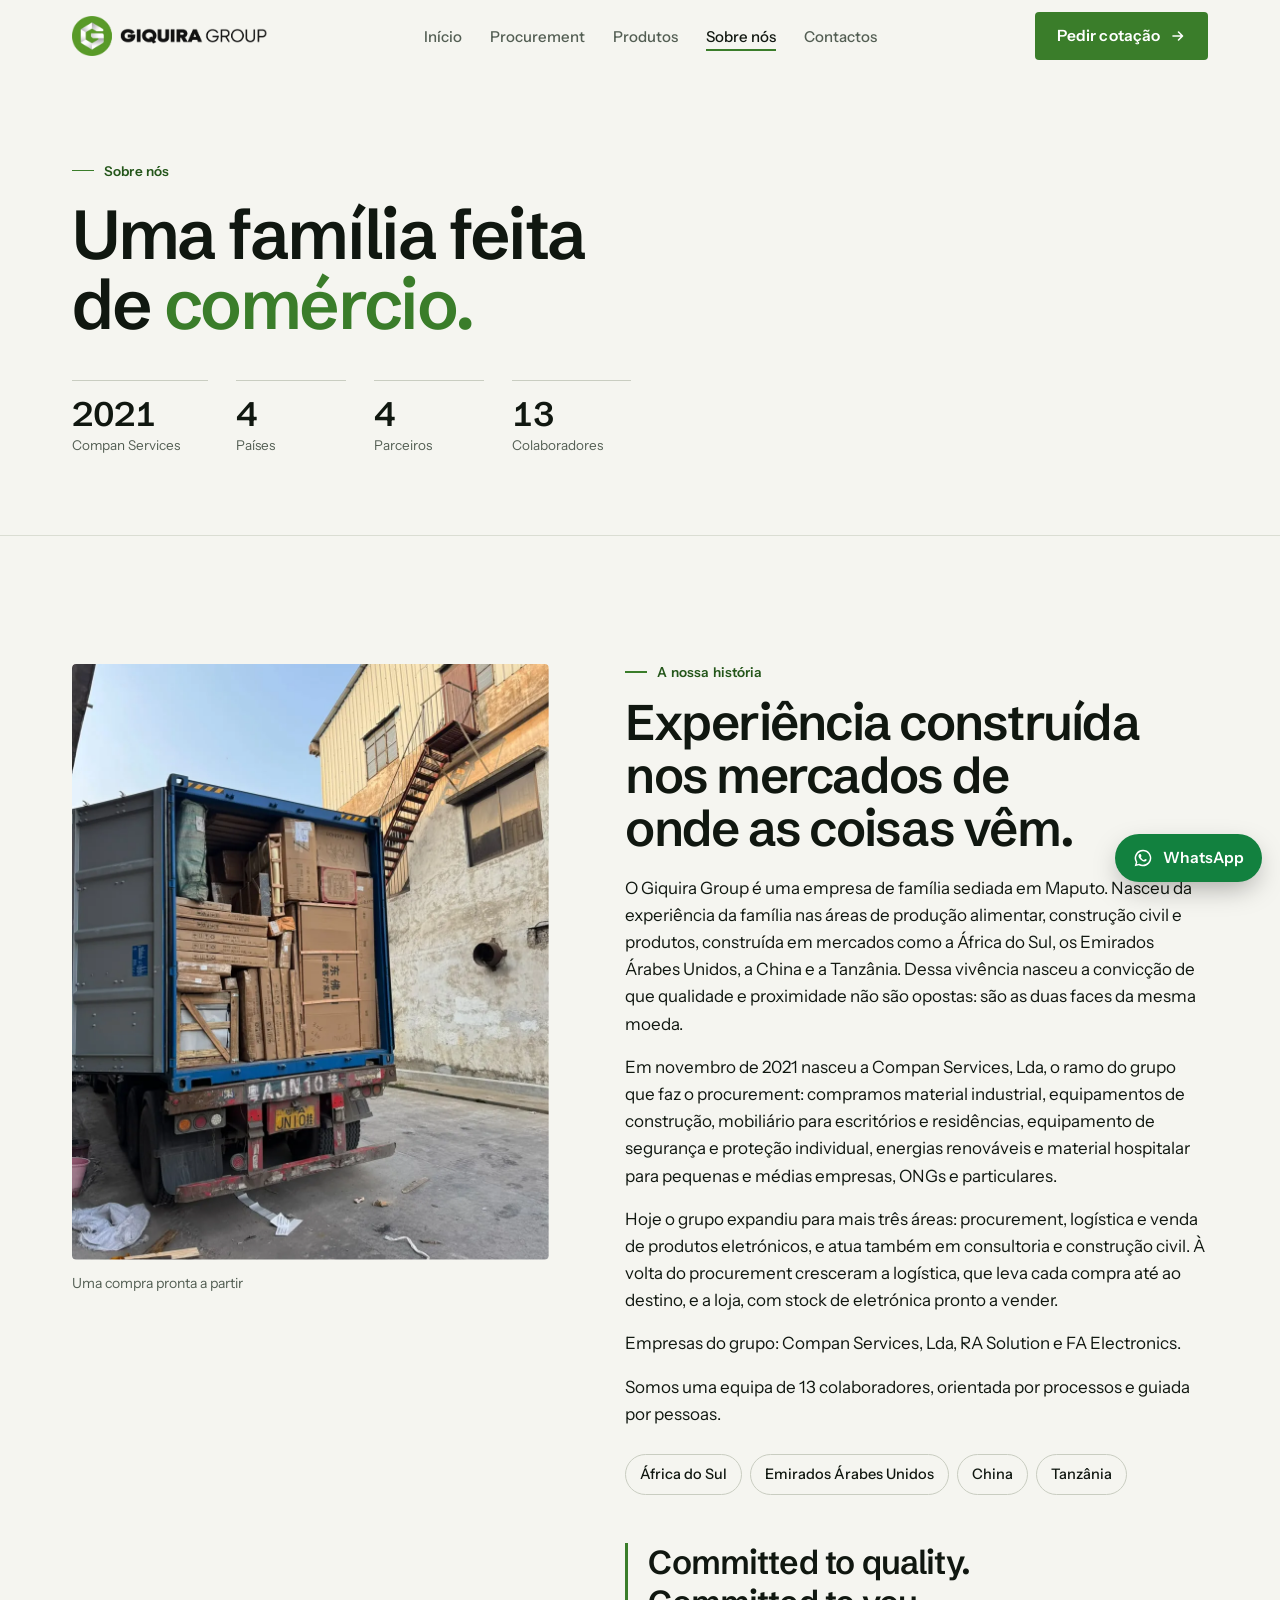
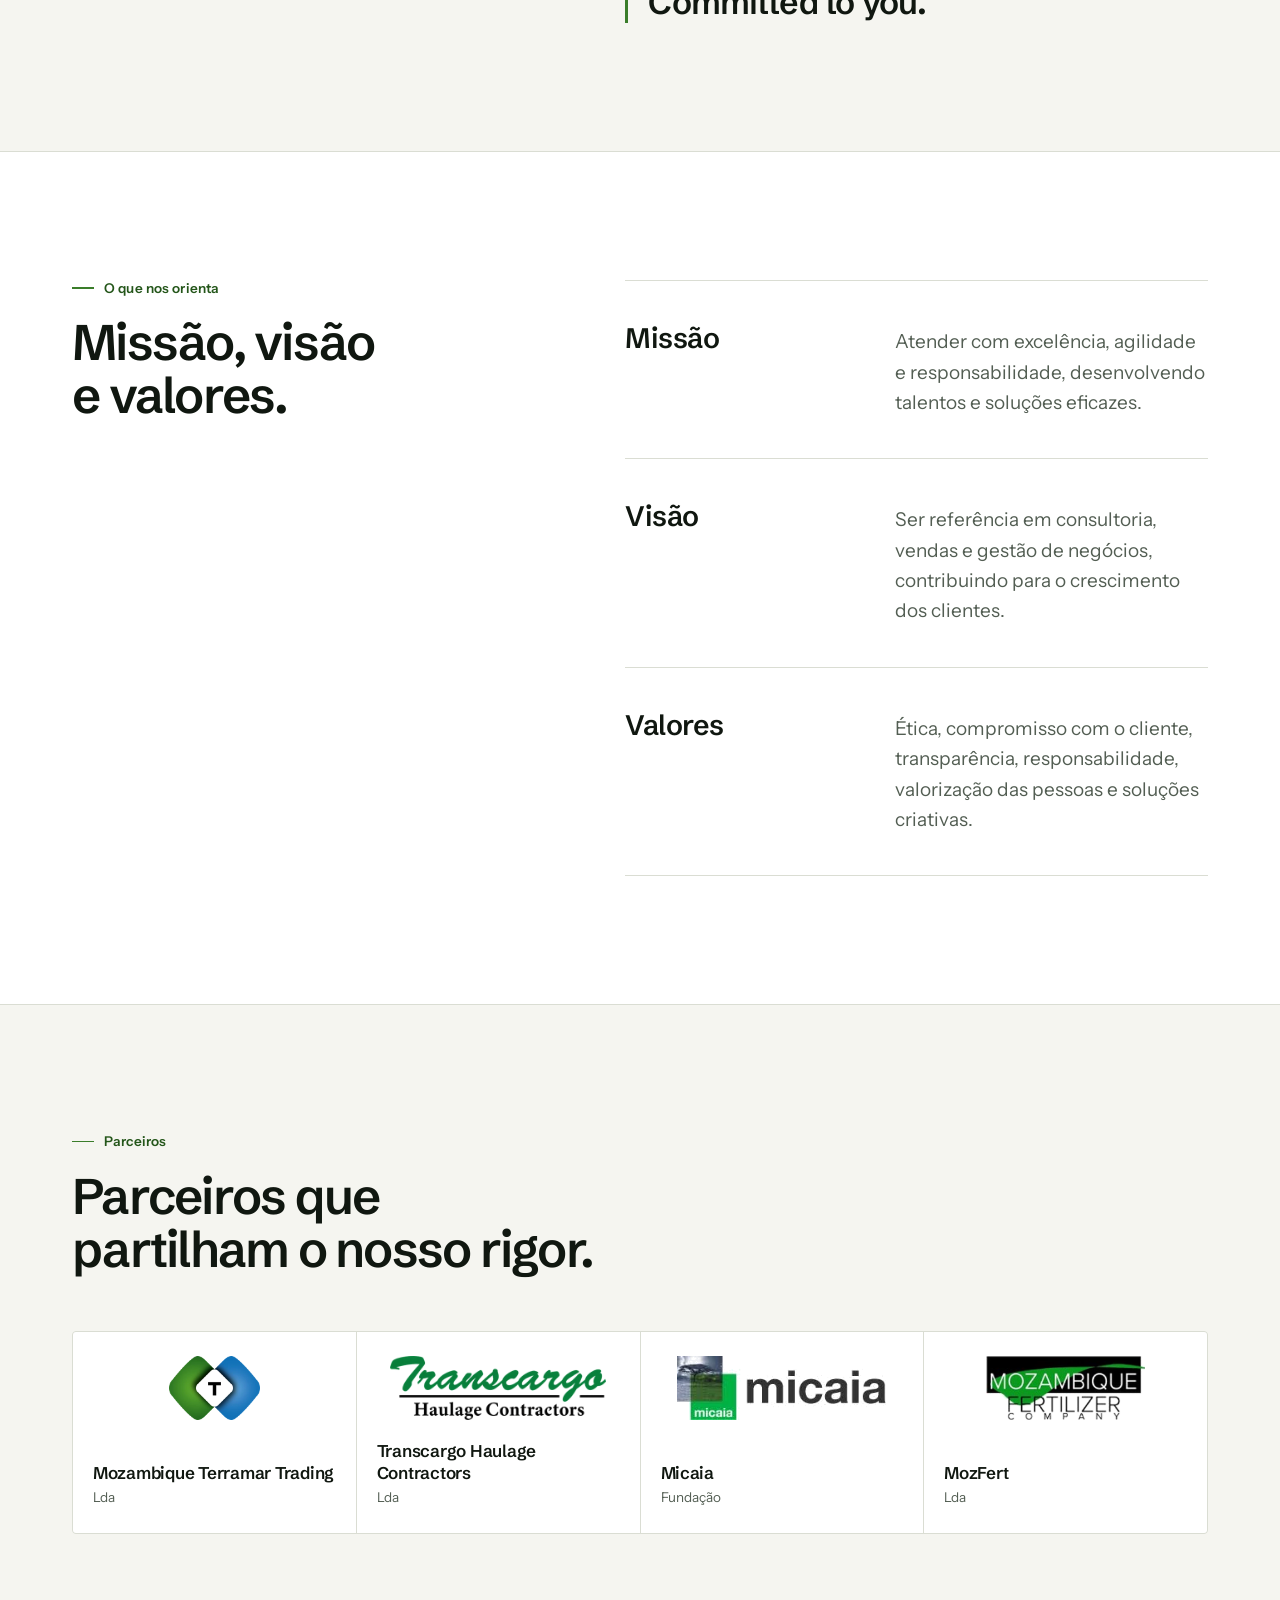
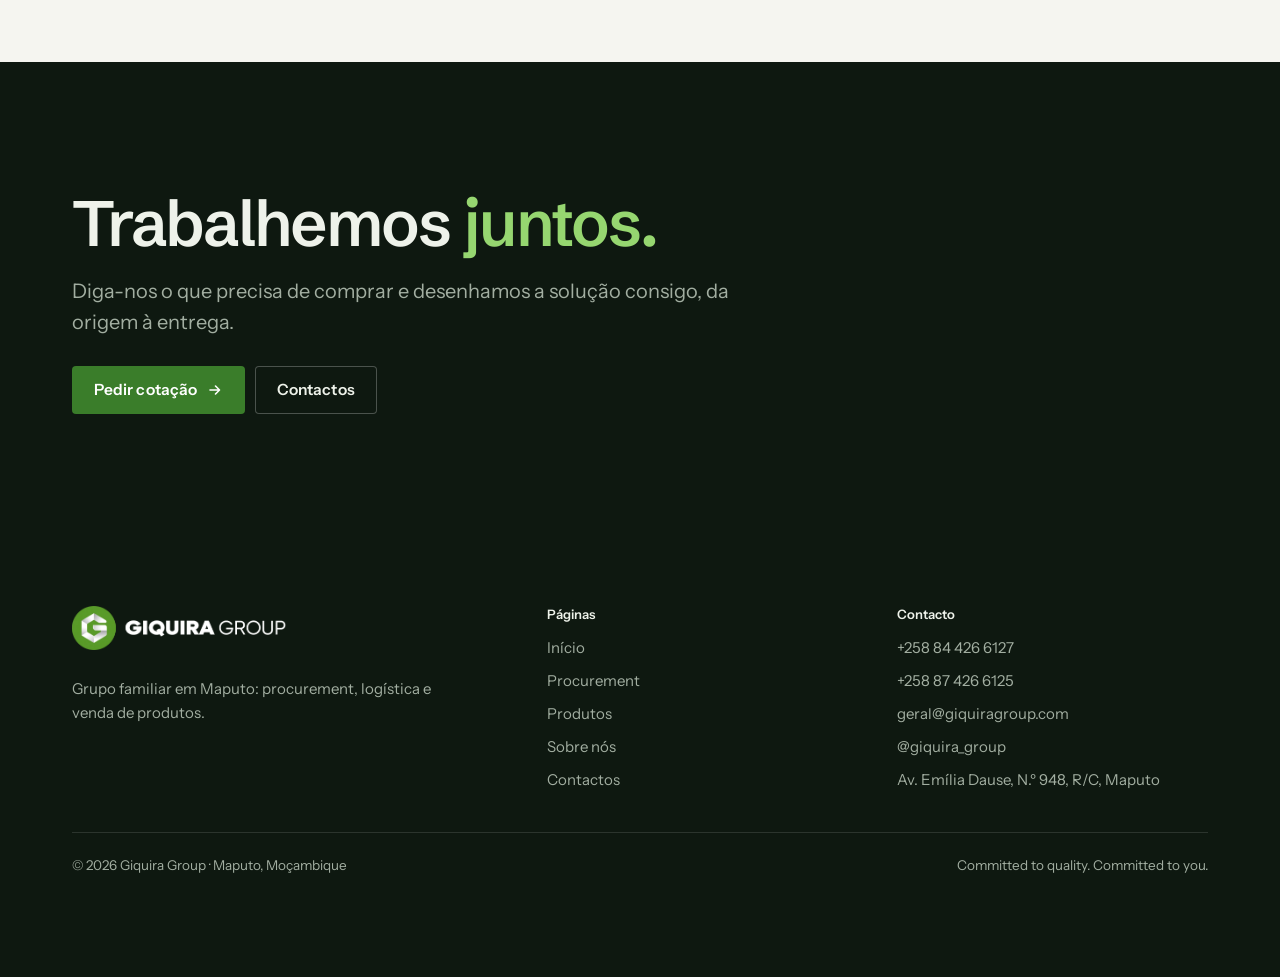
<file: sobre.html>
<!doctype html>
<html lang="pt-MZ">
<head>
<meta charset="utf-8">
<meta name="viewport" content="width=device-width, initial-scale=1, viewport-fit=cover">
<title>Sobre nós | Giquira Group</title>
<meta name="description" content="A história, missão e valores do Giquira Group: empresa de família em Maputo, com procurement, logística e venda de produtos.">
<link rel="canonical" href="https://alcapone69-al.github.io/giquiragroup-site/sobre.html">
<meta property="og:url" content="https://alcapone69-al.github.io/giquiragroup-site/sobre.html">
<meta name="robots" content="index, follow, max-image-preview:large">
<meta name="theme-color" content="#24561A">
<meta property="og:type" content="website">
<meta property="og:site_name" content="Giquira Group">
<meta property="og:locale" content="pt_MZ">
<meta property="og:title" content="Sobre nós | Giquira Group">
<meta property="og:description" content="A história, missão e valores do Giquira Group: empresa de família em Maputo, com procurement, logística e venda de produtos.">
<meta property="og:image" content="https://alcapone69-al.github.io/giquiragroup-site/media/og-giquira.jpg">
<meta name="twitter:card" content="summary_large_image">
<link rel="icon" href="favicon.png" type="image/png">
<link rel="apple-touch-icon" href="apple-touch-icon.png">
<link rel="preload" href="assets/fonts/schibsted-grotesk-latin-600-normal.woff2" as="font" type="font/woff2" crossorigin>
<link rel="preload" href="assets/fonts/instrument-sans-latin-400-normal.woff2" as="font" type="font/woff2" crossorigin>
<link rel="stylesheet" href="assets/site.css?v=823b14ad">
<script>(function(d){d.className+=' js';try{if(sessionStorage.getItem('wp'))d.className+=' wp';else d.className+=' first'}catch(e){d.className+=' first'}})(document.documentElement)</script>
</head>
<body data-wa="258844266127">
<div class="bar" id="bar" aria-hidden="true"></div>
<div class="wipe" id="wipe" aria-hidden="true" data-labels='{"index.html": "Início", "procurement.html": "Procurement", "produtos.html": "Produtos", "sobre.html": "Sobre nós", "contactos.html": "Contactos"}'><div class="wc"><img class="wl" src="media/brand/giquira-logo-horizontal-branco.webp" alt="" width="973" height="200"><div class="wd" id="wd"></div></div></div>
<a class="skip" href="#conteudo">Saltar para o conteúdo</a>

<header>
  <div class="w hbar">
    <a class="brand has-logo" href="index.html" aria-label="Giquira Group, página inicial"><img src="media/brand/giquira-logo-horizontal.webp" alt="" width="195" height="40"><span class="bx"><span class="bn">Giquira Group</span></span></a>
    <nav class="mainnav" aria-label="Principal"><a href="index.html">Início</a><a href="procurement.html">Procurement</a><a href="produtos.html">Produtos</a><a href="sobre.html" aria-current="page">Sobre nós</a><a href="contactos.html">Contactos</a></nav>
    <div class="hact">
      <a class="btn" href="index.html#pedido">Pedir cotação <svg class="ar" viewBox="0 0 16 16" aria-hidden="true"><path d="M3 8h9M8.5 4l4 4-4 4" fill="none" stroke="currentColor" stroke-width="1.6" stroke-linecap="round" stroke-linejoin="round"/></svg></a>
      <button class="mtog" id="mtog" type="button" aria-expanded="false" aria-controls="mpanel" aria-label="Abrir menu"><i></i></button>
    </div>
  </div>
</header>
<div class="mpanel" id="mpanel">
  <nav aria-label="Principal, telemóvel"><a href="index.html" style="--i:0">Início<small>01</small></a><a href="procurement.html" style="--i:1">Procurement<small>02</small></a><a href="produtos.html" style="--i:2">Produtos<small>03</small></a><a href="sobre.html" aria-current="page" style="--i:3">Sobre nós<small>04</small></a><a href="contactos.html" style="--i:4">Contactos<small>05</small></a></nav>
  <div class="mfoot">
    <a class="btn" href="index.html#pedido">Pedir cotação <svg class="ar" viewBox="0 0 16 16" aria-hidden="true"><path d="M3 8h9M8.5 4l4 4-4 4" fill="none" stroke="currentColor" stroke-width="1.6" stroke-linecap="round" stroke-linejoin="round"/></svg></a>
    <a class="btn wa" href="https://wa.me/258844266127?text=Ol%C3%A1%20Giquira%20Group%21%20Gostaria%20de%20falar%20com%20a%20vossa%20equipa." target="_blank" rel="noopener"><svg viewBox="0 0 24 24" width="20" height="20" aria-hidden="true" focusable="false"><path fill="currentColor" d="M12 2a10 10 0 0 0-8.6 15.1L2 22l5-1.3A10 10 0 1 0 12 2zm0 18.2c-1.5 0-3-.4-4.2-1.2l-.3-.2-3 .8.8-2.9-.2-.3A8.2 8.2 0 1 1 12 20.2zm4.5-6.1c-.2-.1-1.5-.7-1.7-.8-.2-.1-.4-.1-.6.1l-.8 1c-.1.2-.3.2-.5.1-.7-.3-1.5-.8-2.1-1.4-.6-.6-1-1.2-1.4-1.9-.1-.2 0-.4.1-.5l.4-.5.2-.4c.1-.2 0-.3 0-.5l-.8-1.8c-.2-.5-.4-.4-.6-.4h-.5c-.2 0-.5.1-.7.3-.7.7-1 1.6-.9 2.5.2 1 .7 1.9 1.3 2.7 1.3 1.7 2.9 2.9 4.9 3.5.9.3 1.7.2 2.3-.1.7-.4 1.1-1 1.3-1.7.1-.3 0-.5-.1-.6z"/></svg> WhatsApp</a>
    <p>+258 84 426 6127 · geral@giquiragroup.com</p>
  </div>
</div>

<main id="conteudo" tabindex="-1">
<section class="pghero"><div class="w">
  <p class="eyebrow fade" style="--d:0">Sobre nós</p>
  <h1><span class="ln" style="--i:0"><span>Uma família feita</span></span> <span class="ln" style="--i:1"><span>de <em>comércio.</em></span></span></h1>
  <ul class="facts fade" style="--d:.45"><li><b>2021</b><span>Compan Services</span></li><li><b>4</b><span>Países</span></li><li><b>4</b><span>Parceiros</span></li><li><b>13</b><span>Colaboradores</span></li></ul>
</div></section>

<section class="sec"><div class="w g2">
  <figure class="portrait sticky" data-img><div class="ph"><img src="media/contentor-carregado.webp" srcset="media/contentor-carregado-480.webp 480w, media/contentor-carregado.webp 960w" sizes="(max-width:900px) 100vw, 42vw" width="960" height="1280" alt="Contentor carregado com mobiliário à saída de um armazém" loading="lazy" decoding="async"></div><figcaption>Uma compra pronta a partir</figcaption></figure>
  <div class="prose">
    <p class="eyebrow" data-rv>A nossa história</p>
    <h2 data-rv>Experiência construída nos mercados de onde as coisas vêm.</h2>
    <p data-rv>O Giquira Group é uma empresa de família sediada em Maputo. Nasceu da experiência da família nas áreas de produção alimentar, construção civil e produtos, construída em mercados como a África do Sul, os Emirados Árabes Unidos, a China e a Tanzânia. Dessa vivência nasceu a convicção de que qualidade e proximidade não são opostas: são as duas faces da mesma moeda.</p>
    <p data-rv>Em novembro de 2021 nasceu a Compan Services, Lda, o ramo do grupo que faz o procurement: compramos material industrial, equipamentos de construção, mobiliário para escritórios e residências, equipamento de segurança e proteção individual, energias renováveis e material hospitalar para pequenas e médias empresas, ONGs e particulares.</p>
    <p data-rv>Hoje o grupo expandiu para mais três áreas: procurement, logística e venda de produtos eletrónicos, e atua também em consultoria e construção civil. À volta do procurement cresceram a logística, que leva cada compra até ao destino, e a loja, com stock de eletrónica pronto a vender.</p>
    <p data-rv>Empresas do grupo: Compan Services, Lda, RA Solution e FA Electronics.</p>
    <p data-rv>Somos uma equipa de 13 colaboradores, orientada por processos e guiada por pessoas.</p>
    <ul class="chips" data-rv><li>África do Sul</li><li>Emirados Árabes Unidos</li><li>China</li><li>Tanzânia</li></ul>
    <p class="quote" data-rv>Committed to quality. Committed to you.</p>
  </div>
</div></section>

<section class="sec alt"><div class="w g2">
  <div class="sticky"><p class="eyebrow" data-rv>O que nos orienta</p><h2 data-rv>Missão, visão e valores.</h2></div>
  <div class="mv">
    <div data-rv><h3>Missão</h3><p>Atender com excelência, agilidade e responsabilidade, desenvolvendo talentos e soluções eficazes.</p></div>
    <div data-rv><h3>Visão</h3><p>Ser referência em consultoria, vendas e gestão de negócios, contribuindo para o crescimento dos clientes.</p></div>
    <div data-rv><h3>Valores</h3><p>Ética, compromisso com o cliente, transparência, responsabilidade, valorização das pessoas e soluções criativas.</p></div>
  </div>
</div></section>

<section class="sec"><div class="w">
  <div class="head"><div data-rv><p class="eyebrow">Parceiros</p><h2>Parceiros que partilham o nosso rigor.</h2></div></div>
  <ul class="partners"><li data-rv style="--i:0"><img src="media/logos/terramar.webp" alt="Logótipo Mozambique Terramar Trading" loading="lazy"><div><b>Mozambique Terramar Trading</b><span>Lda</span></div></li><li data-rv style="--i:1"><img src="media/logos/transcargo.webp" alt="Logótipo Transcargo Haulage Contractors" loading="lazy"><div><b>Transcargo Haulage Contractors</b><span>Lda</span></div></li><li data-rv style="--i:2"><img src="media/logos/micaia.webp" alt="Logótipo Micaia" loading="lazy"><div><b>Micaia</b><span>Fundação</span></div></li><li data-rv style="--i:3"><img src="media/logos/mozfert.webp" alt="Logótipo MozFert" loading="lazy"><div><b>MozFert</b><span>Lda</span></div></li></ul>
</div></section>

<section class="sec dark"><div class="w">
  <h2 class="big" data-rv>Trabalhemos <em>juntos.</em></h2>
  <p class="lead" data-rv style="--i:1;max-width:52ch">Diga-nos o que precisa de comprar e desenhamos a solução consigo, da origem à entrega.</p>
  <div class="cta" data-rv style="--i:2"><a class="btn" href="index.html#pedido">Pedir cotação <svg class="ar" viewBox="0 0 16 16" aria-hidden="true"><path d="M3 8h9M8.5 4l4 4-4 4" fill="none" stroke="currentColor" stroke-width="1.6" stroke-linecap="round" stroke-linejoin="round"/></svg></a><a class="btn light" href="contactos.html">Contactos</a></div>
</div></section>

</main>

<footer><div class="w fw">
  <div>
    <a class="brand has-logo" href="index.html" aria-label="Giquira Group, página inicial"><img src="media/brand/giquira-logo-horizontal-branco.webp" alt="" width="195" height="40"><span class="bx"><span class="bn">Giquira Group</span></span></a>
    <p style="margin:20px 0 0;max-width:36ch">Grupo familiar em Maputo: procurement, logística e venda de produtos.</p>
  </div>
  <div><h4>Páginas</h4><ul><li><a href="index.html">Início</a></li><li><a href="procurement.html">Procurement</a></li><li><a href="produtos.html">Produtos</a></li><li><a href="sobre.html">Sobre nós</a></li><li><a href="contactos.html">Contactos</a></li></ul></div>
  <div><h4>Contacto</h4><ul>
    <li><a href="https://wa.me/258844266127" target="_blank" rel="noopener">+258 84 426 6127</a></li>
    <li><a href="https://wa.me/258874266125" target="_blank" rel="noopener">+258 87 426 6125</a></li>
    <li><a href="mailto:geral@giquiragroup.com">geral@giquiragroup.com</a></li>
    <li><a href="https://instagram.com/giquira_group" target="_blank" rel="noopener">@giquira_group</a></li>
    <li>Av. Emília Dause, N.º 948, R/C, Maputo</li>
  </ul></div>
  <div class="legal"><span>© <span data-year>2026</span> Giquira Group · Maputo, Moçambique</span><span>Committed to quality. Committed to you.</span></div>
</div></footer>
<a class="btn wa fab" href="https://wa.me/258844266127?text=Ol%C3%A1%20Giquira%20Group%21%20Gostaria%20de%20falar%20com%20a%20vossa%20equipa." target="_blank" rel="noopener" aria-label="Falar com o Giquira Group no WhatsApp"><svg viewBox="0 0 24 24" width="20" height="20" aria-hidden="true" focusable="false"><path fill="currentColor" d="M12 2a10 10 0 0 0-8.6 15.1L2 22l5-1.3A10 10 0 1 0 12 2zm0 18.2c-1.5 0-3-.4-4.2-1.2l-.3-.2-3 .8.8-2.9-.2-.3A8.2 8.2 0 1 1 12 20.2zm4.5-6.1c-.2-.1-1.5-.7-1.7-.8-.2-.1-.4-.1-.6.1l-.8 1c-.1.2-.3.2-.5.1-.7-.3-1.5-.8-2.1-1.4-.6-.6-1-1.2-1.4-1.9-.1-.2 0-.4.1-.5l.4-.5.2-.4c.1-.2 0-.3 0-.5l-.8-1.8c-.2-.5-.4-.4-.6-.4h-.5c-.2 0-.5.1-.7.3-.7.7-1 1.6-.9 2.5.2 1 .7 1.9 1.3 2.7 1.3 1.7 2.9 2.9 4.9 3.5.9.3 1.7.2 2.3-.1.7-.4 1.1-1 1.3-1.7.1-.3 0-.5-.1-.6z"/></svg><span>WhatsApp</span></a>
<script src="assets/site.js?v=14da436f" defer></script>
</body>
</html>
</file>
<file: assets/site.css>
/* Giquira Group — folha de estilos
   Método do site DA-KA (páginas separadas, uma cor de marca, um movimento assinatura, o resto calmo),
   com identidade própria: verde do Giquira, Schibsted Grotesk (títulos) + Instrument Sans (texto).
   Índice: 1 tipos · 2 tokens · 3 base · 4 cabeçalho e menu · 5 botões · 6 tipografia · 7 secções
           8 herói e cartão de seguimento · 9 passos · 10 pedido · 11 China · 12 listas · 13 páginas internas
           14 rodapé · 15 animações de entrada · 16 transição entre páginas · 17 galeria (preparada) · 18 movimento reduzido */

/* 1 ─ Tipos de letra alojados no próprio site (SIL Open Font License, ver assets/fonts) */
@font-face{font-family:'Schibsted Grotesk';font-weight:500;font-display:swap;src:url(fonts/schibsted-grotesk-latin-500-normal.woff2) format('woff2')}
@font-face{font-family:'Schibsted Grotesk';font-weight:600;font-display:swap;src:url(fonts/schibsted-grotesk-latin-600-normal.woff2) format('woff2')}
@font-face{font-family:'Schibsted Grotesk';font-weight:700;font-display:swap;src:url(fonts/schibsted-grotesk-latin-700-normal.woff2) format('woff2')}
@font-face{font-family:'Instrument Sans';font-weight:400;font-display:swap;src:url(fonts/instrument-sans-latin-400-normal.woff2) format('woff2')}
@font-face{font-family:'Instrument Sans';font-weight:500;font-display:swap;src:url(fonts/instrument-sans-latin-500-normal.woff2) format('woff2')}
@font-face{font-family:'Instrument Sans';font-weight:600;font-display:swap;src:url(fonts/instrument-sans-latin-600-normal.woff2) format('woff2')}

/* 2 ─ Tokens */
:root{
  --bg:#F5F5F0; --surface:#FFFFFF; --ink:#101710; --mut:#535E53; --line:#DADDD3; --line-2:#C9CDC1;
  --g:#3A7D2A; --g-deep:#24561A; --g-ink:#FFFFFF; --g-soft:#E5EFDC; --g-on-dark:#96D670; --leaf:#6BA744;
  --dark:#0E1810; --dark-2:#15241A; --dark-ink:#EEF2EA; --dark-mut:#A2AEA1; --dark-line:#ffffff1f;
  --wa:#12813F; --wa-deep:#0B5B2B; --err:#B3261E;
  --h:'Schibsted Grotesk',ui-sans-serif,system-ui,-apple-system,'Segoe UI',sans-serif;
  --b:'Instrument Sans',ui-sans-serif,system-ui,-apple-system,'Segoe UI',sans-serif;
  --ease:cubic-bezier(.2,.8,.2,1); --ease-io:cubic-bezier(.76,0,.24,1);
  --r:4px; --hdr:72px;
}
@media (prefers-color-scheme:dark){:root:not([data-theme="light"]){
  --bg:#0D120E;--surface:#141C16;--ink:#ECF1E8;--mut:#A2AEA1;--line:#263128;--line-2:#334036;
  --g:#7FC85A;--g-deep:#A9DD8C;--g-ink:#0D120E;--g-soft:#1B2A1D;--err:#FF8A80;
  --dark:#070B08;--dark-2:#0F1711;--wa:#2CC168;--wa-deep:#7CE6A8;color-scheme:dark}}
:root[data-theme="dark"]{
  --bg:#0D120E;--surface:#141C16;--ink:#ECF1E8;--mut:#A2AEA1;--line:#263128;--line-2:#334036;
  --g:#7FC85A;--g-deep:#A9DD8C;--g-ink:#0D120E;--g-soft:#1B2A1D;--err:#FF8A80;
  --dark:#070B08;--dark-2:#0F1711;--wa:#2CC168;--wa-deep:#7CE6A8;color-scheme:dark}

/* 3 ─ Base */
*{box-sizing:border-box}
html{scroll-padding-top:calc(var(--hdr) + 24px);-webkit-text-size-adjust:100%}
body{margin:0;background:var(--bg);color:var(--ink);font:400 17px/1.6 var(--b);overflow-x:clip;-webkit-font-smoothing:antialiased;text-rendering:optimizeLegibility}
a{color:inherit}
img,svg,video{max-width:100%;display:block}
:focus-visible{outline:2px solid var(--g);outline-offset:3px}
.w{max-width:1200px;margin:0 auto;padding-inline:clamp(18px,4vw,32px)}
.sr{position:absolute;width:1px;height:1px;overflow:hidden;clip:rect(0 0 0 0);white-space:nowrap}
::selection{background:var(--g);color:var(--g-ink)}
html.lock{overflow:hidden}

/* 4 ─ Cabeçalho, marca e menu */
.skip{position:absolute;left:-9999px;top:0;z-index:95;background:var(--ink);color:var(--bg);padding:12px 18px;font-weight:600;text-decoration:none}
.skip:focus{left:0}
.bar{position:fixed;top:0;left:0;right:0;height:2px;background:var(--leaf);transform:scaleX(0);transform-origin:0 50%;z-index:60}
header{position:sticky;top:0;z-index:50;background:var(--bg);border-bottom:1px solid transparent;transition:border-color .3s,background .3s}
header.scrolled{border-bottom-color:var(--line)}
@supports (backdrop-filter:blur(8px)){header{background:color-mix(in srgb,var(--bg) 86%,transparent);backdrop-filter:saturate(1.4) blur(12px)}}
.hbar{display:flex;align-items:center;justify-content:space-between;gap:20px;height:var(--hdr)}
/* marca: texto por omissão; o logótipo oficial entra pela configuração BRAND em tools/build_site.py */
.brand{display:inline-flex;align-items:center;gap:12px;text-decoration:none;color:inherit;flex:none}
.brand img{height:40px;width:auto}
footer .brand img{height:44px}
@media(max-width:560px){.brand img{height:34px}}
.brand .bn{display:block;font:600 20px/1 var(--h);letter-spacing:-.02em;white-space:nowrap}
.brand .bn span{font-weight:500;color:var(--mut)}
.brand .bt{display:block;font:500 11.5px/1 var(--b);color:var(--mut);margin-top:5px;letter-spacing:.01em}
.brand.has-logo .bx{position:absolute;width:1px;height:1px;overflow:hidden;clip:rect(0 0 0 0)}
.mainnav{display:flex;gap:4px;font:500 15px var(--b)}
.mainnav a{position:relative;text-decoration:none;color:var(--mut);padding:8px 12px;transition:color .25s}
.mainnav a::after{content:"";position:absolute;left:12px;right:12px;bottom:3px;height:1.5px;background:var(--g);transform:scaleX(0);transform-origin:100% 50%;transition:transform .45s var(--ease)}
.mainnav a:hover,.mainnav a[aria-current=page]{color:var(--ink)}
.mainnav a:hover::after,.mainnav a[aria-current=page]::after{transform:scaleX(1);transform-origin:0 50%}
.hact{display:flex;align-items:center;gap:10px}
.mtog{display:none;width:44px;height:44px;border:1px solid var(--line-2);background:var(--surface);color:var(--ink);cursor:pointer;place-items:center;border-radius:var(--r)}
.mtog i{display:block;width:18px;height:1.5px;background:currentColor;position:relative;transition:background .2s}
.mtog i::before,.mtog i::after{content:"";position:absolute;left:0;width:18px;height:1.5px;background:currentColor;transition:transform .35s var(--ease)}
.mtog i::before{top:-6px}.mtog i::after{top:6px}
.mtog[aria-expanded=true] i{background:transparent}
.mtog[aria-expanded=true] i::before{transform:translateY(6px) rotate(45deg)}
.mtog[aria-expanded=true] i::after{transform:translateY(-6px) rotate(-45deg)}
.mpanel{position:fixed;inset:var(--hdr) 0 0 0;z-index:49;background:var(--bg);display:flex;flex-direction:column;padding:8px clamp(18px,4vw,32px) 28px;overflow-y:auto;visibility:hidden;clip-path:inset(0 0 100% 0);transition:clip-path .5s var(--ease-io),visibility 0s .5s}
.mpanel.open{visibility:visible;clip-path:inset(0 0 0 0);transition:clip-path .55s var(--ease-io),visibility 0s}
.mpanel nav{display:flex;flex-direction:column}
.mpanel nav a{display:flex;justify-content:space-between;align-items:baseline;padding:16px 0;border-bottom:1px solid var(--line);text-decoration:none;font:600 clamp(28px,8vw,40px)/1.05 var(--h);letter-spacing:-.03em;opacity:0;transform:translateY(16px);transition:opacity .4s,transform .5s var(--ease)}
.mpanel nav a small{font:500 13px var(--b);color:var(--mut);letter-spacing:0}
.mpanel nav a[aria-current=page]{color:var(--g)}
.mpanel.open nav a{opacity:1;transform:none;transition-delay:calc(var(--i)*45ms + 120ms)}
.mpanel .mfoot{margin-top:auto;padding-top:28px;display:grid;gap:14px;opacity:0;transition:opacity .4s .35s}
.mpanel.open .mfoot{opacity:1}
.mpanel .mfoot p{margin:0;color:var(--mut);font-size:15px}
@media(max-width:960px){.mainnav{display:none}.mtog{display:grid}}
@media(max-width:560px){.hact .btn{display:none}.brand .bt{display:none}}
@media(min-width:961px){.mpanel{display:none}}

/* 5 ─ Botões */
.btn{position:relative;overflow:hidden;display:inline-flex;align-items:center;justify-content:center;gap:10px;background:var(--g);color:var(--g-ink);padding:14px 22px;min-height:48px;font:600 15.5px/1 var(--b);letter-spacing:.005em;text-decoration:none;border:0;border-radius:var(--r);cursor:pointer;isolation:isolate;transition:color .35s var(--ease),transform .15s}
.btn::before{content:"";position:absolute;inset:0;background:var(--ink);transform:translateY(101%);transition:transform .5s var(--ease);z-index:-1}
.btn:hover::before,.btn:focus-visible::before{transform:none}
.btn:hover,.btn:focus-visible{color:var(--bg)}
.btn:active{transform:scale(.98)}
.btn .ar{width:16px;height:16px;flex:none;transition:transform .45s var(--ease)}
.btn:hover .ar{transform:translateX(3px)}
.btn.o{background:transparent;color:var(--ink);box-shadow:inset 0 0 0 1px var(--line-2)}
.btn.o:hover{box-shadow:inset 0 0 0 1px var(--ink)}
.btn.light{background:transparent;color:var(--dark-ink);box-shadow:inset 0 0 0 1px #ffffff40}
.btn.light::before{background:var(--dark-ink)}
.btn.light:hover,.btn.light:focus-visible{color:var(--dark)}
.btn.wa{background:var(--wa);color:#fff}
.btn.wa::before{background:var(--wa-deep)}
.btn.wa:hover,.btn.wa:focus-visible{color:#fff}
@media (prefers-color-scheme:dark){:root:not([data-theme="light"]) .btn.wa,:root:not([data-theme="light"]) .btn.wa:hover{color:#08240F}}
:root[data-theme="dark"] .btn.wa,:root[data-theme="dark"] .btn.wa:hover{color:#08240F}
.cta{display:flex;gap:10px;flex-wrap:wrap}
.tlink{display:inline-flex;align-items:center;gap:8px;font-weight:600;text-decoration:none;color:var(--g-deep);background:linear-gradient(currentColor,currentColor) 0 100%/0 1.5px no-repeat;padding-bottom:2px;transition:background-size .45s var(--ease)}
.tlink:hover{background-size:100% 1.5px}
.tlink svg{width:16px;height:16px;transition:transform .45s var(--ease)}
.tlink:hover svg{transform:translateX(3px)}
.dark .tlink{color:var(--g-on-dark)}

/* 6 ─ Tipografia */
.eyebrow{display:flex;align-items:center;gap:10px;font:600 13.5px/1.2 var(--b);letter-spacing:.01em;color:var(--g-deep);margin:0 0 20px}
.eyebrow::before{content:"";width:22px;height:1.5px;background:var(--g);flex:none}
h1,h2,h3{font-family:var(--h);font-weight:600;margin:0;text-wrap:balance;letter-spacing:-.035em;color:inherit}
h1{font-size:clamp(40px,5.4vw,76px);line-height:1.02}
h2{font-size:clamp(32px,3.9vw,54px);line-height:1.06;margin-bottom:20px}
h3{font-size:clamp(20px,1.8vw,24px);line-height:1.22;letter-spacing:-.02em}
h1 em,h2 em{font-style:normal;color:var(--g)}
.dark h1 em,.dark h2 em{color:var(--g-on-dark)}
.lead{font-size:clamp(17.5px,1.6vw,20px);line-height:1.55;color:var(--mut);max-width:46ch;margin:0 0 28px}
.prose p{margin:0 0 16px;max-width:62ch}
.small{font-size:14.5px;color:var(--mut)}
/* revelação dos títulos linha a linha (cabeçalhos das páginas) */
.ln{display:block;overflow:hidden;padding-bottom:.1em;margin-bottom:-.1em}
.ln>span{display:block;transform:translateY(105%);animation:up 1s var(--ease) forwards;animation-delay:calc(var(--i,0)*.11s + .55s)}
html.first .ln>span{animation-delay:calc(var(--i,0)*.11s + .15s)}
@keyframes up{to{transform:none}}

/* 7 ─ Secções */
.sec{padding-block:clamp(72px,10vw,136px);border-top:1px solid var(--line)}
.g2{display:grid;grid-template-columns:minmax(0,.9fr) minmax(0,1.1fr);gap:clamp(32px,6vw,96px);align-items:start}
@media(max-width:900px){.g2{grid-template-columns:1fr}}
.dark{background:var(--dark);color:var(--dark-ink);border-top:0}
.dark .lead,.dark p{color:var(--dark-mut)}
.dark .eyebrow{color:var(--g-on-dark)}
.dark .eyebrow::before{background:var(--g-on-dark)}
.sticky{position:sticky;top:calc(var(--hdr) + 32px)}
@media(max-width:900px){.sticky{position:static}}
.alt{background:var(--surface)}
.head{display:grid;grid-template-columns:minmax(0,1.1fr) minmax(0,.9fr);gap:clamp(20px,5vw,80px);align-items:end;margin-bottom:clamp(36px,5vw,56px)}
.head h2{margin:0}.head .lead{margin:0}
@media(max-width:900px){.head{grid-template-columns:1fr}}

/* 8 ─ Herói e cartão de seguimento (assinatura) */
.hero{padding-block:clamp(28px,5vw,72px) clamp(64px,8vw,112px)}
.hgrid{display:grid;grid-template-columns:minmax(0,1.08fr) minmax(0,.92fr);gap:clamp(28px,5vw,80px);align-items:center}
@media(max-width:900px){.hgrid{grid-template-columns:1fr}}
.hero .lead{margin-top:28px}
.fade{opacity:0;transform:translateY(12px);animation:fadeup .9s var(--ease) forwards;animation-delay:calc(var(--d,0)*1s + .5s)}
html.first .fade{animation-delay:calc(var(--d,0)*1s + .1s)}
@keyframes fadeup{to{opacity:1;transform:none}}
.facts{display:flex;flex-wrap:wrap;margin:40px 0 0;padding:0;list-style:none}
.facts li{padding:16px 28px 0 0;margin-right:28px;border-top:1px solid var(--line-2);min-width:110px}
.facts li:last-child{margin-right:0}
.facts b{display:block;font:600 34px/1 var(--h);letter-spacing:-.03em;font-variant-numeric:tabular-nums}
.facts span{font-size:13.5px;color:var(--mut)}
@media(max-width:520px){.facts{flex-wrap:nowrap}.facts li{padding-right:0;margin-right:14px;min-width:0;flex:1}.facts li:last-child{margin-right:0}.facts b{font-size:28px}}

.ph{position:relative;overflow:hidden;background:var(--g-soft);border-radius:var(--r)}
.ph img{width:100%;height:100%;object-fit:cover}
.shot{position:relative;margin:0}
.shot .ph{aspect-ratio:4/5;clip-path:inset(100% 0 0 0 round var(--r));animation:unclip 1.2s var(--ease-io) .45s forwards}
.shot .ph img{transform:scale(1.08);animation:settle 1.8s var(--ease) .45s forwards}
html.first .shot .ph,html.first .shot .ph img{animation-delay:.05s}
@keyframes unclip{to{clip-path:inset(0 0 0 0 round var(--r))}}
@keyframes settle{to{transform:none}}
@media(max-width:900px){.shot .ph{aspect-ratio:4/4.3}}
.shot figcaption{position:absolute;bottom:14px;left:14px;right:auto;max-width:calc(100% - 28px);font:600 13px/1 var(--b);background:color-mix(in srgb,var(--bg) 88%,transparent);color:var(--ink);padding:8px 12px;border-radius:999px;backdrop-filter:blur(8px)}
@keyframes pulse{50%{box-shadow:0 0 0 7px #96d67000}}

/* 9 ─ Passos */
.steps{position:relative;padding-left:68px}
.stl{list-style:none;margin:0;padding:0}
.rail{position:absolute;left:21px;top:8px;bottom:8px;width:2px;background:var(--line);overflow:hidden}
.rail b{display:block;width:100%;height:100%;background:var(--g);transform:scaleY(0);transform-origin:50% 0}
.st{position:relative;padding-bottom:44px;max-width:54ch}
.st:last-child{padding-bottom:0}
.st .n{position:absolute;left:-68px;top:-2px;width:44px;height:44px;border-radius:50%;background:var(--bg);border:1.5px solid var(--line-2);display:grid;place-items:center;font:600 16px var(--h);color:var(--mut);transition:background .5s var(--ease),border-color .5s var(--ease),color .5s var(--ease),transform .5s var(--ease)}
.alt .st .n{background:var(--surface)}
.st.on .n{background:var(--g);border-color:var(--g);color:var(--g-ink);transform:scale(1.06)}
.st h3{margin:6px 0 8px;color:var(--mut);transition:color .5s}
.st.on h3{color:var(--ink)}
.st p{margin:0;color:var(--mut)}
.lg{display:inline-flex;align-items:center;gap:6px;margin-top:10px;font:600 12.5px/1 var(--b);background:var(--g-soft);color:var(--g-deep);padding:6px 10px;border-radius:999px}
@media(max-width:520px){.steps{padding-left:54px}.st .n{left:-54px;width:36px;height:36px;font-size:14px}.rail{left:17px}}

/* 10 ─ Pedido de cotação */
.order{background:var(--surface)}
.two{display:grid;grid-template-columns:1fr 1fr;gap:14px}
@media(max-width:520px){.two{grid-template-columns:1fr}}
.tabs{position:relative;display:inline-flex;background:var(--bg);padding:4px;margin-bottom:24px;border:1px solid var(--line);border-radius:calc(var(--r) + 4px);max-width:100%}
.tabs .ind{position:absolute;top:4px;bottom:4px;left:0;width:0;background:var(--ink);border-radius:var(--r);transition:transform .45s var(--ease),width .45s var(--ease)}
.tabs button{position:relative;z-index:1;border:0;background:none;color:var(--mut);font:600 14.5px var(--b);padding:10px 16px;cursor:pointer;white-space:nowrap;border-radius:var(--r);transition:color .35s}
.tabs button[aria-pressed=true]{color:var(--bg)}
html:not(.js) .tabs button[aria-pressed=true]{background:var(--ink)}
@media(max-width:420px){.tabs{display:flex}.tabs button{flex:1;padding:10px 6px;font-size:13.5px}}
label{font-weight:600;font-size:14.5px;display:block;margin-bottom:7px}
input,textarea,select{width:100%;font:400 16px var(--b);color:var(--ink);background:var(--bg);border:1px solid var(--line-2);border-radius:var(--r);padding:13px 14px;transition:border-color .2s,box-shadow .2s;appearance:none}
select{background-image:linear-gradient(45deg,transparent 50%,var(--mut) 50%),linear-gradient(135deg,var(--mut) 50%,transparent 50%);background-position:calc(100% - 20px) 55%,calc(100% - 15px) 55%;background-size:5px 5px;background-repeat:no-repeat;padding-right:40px}
input:focus,textarea:focus,select:focus{border-color:var(--g);box-shadow:0 0 0 3px color-mix(in srgb,var(--g) 18%,transparent);outline:none}
input[aria-invalid=true],textarea[aria-invalid=true]{border-color:var(--err)}
textarea{resize:vertical;min-height:96px}
.f{margin-bottom:16px}
.opt{font-weight:400;color:var(--mut)}
.drop{display:block;border:1.5px dashed var(--line-2);border-radius:var(--r);padding:26px;text-align:center;color:var(--mut);cursor:pointer;background:var(--bg);font-weight:500;margin:0;overflow-wrap:anywhere;transition:border-color .2s,background .2s}
.drop:hover{border-color:var(--g);background:var(--g-soft)}
.err{color:var(--err);font-size:14.5px;min-height:22px;margin:0 0 8px;font-weight:600}
.note{color:var(--mut);font-size:14.5px;margin:14px 0 0;max-width:54ch}
.pv{background:var(--dark);color:var(--dark-ink);padding:26px;border-radius:var(--r);position:sticky;top:calc(var(--hdr) + 32px);overflow:hidden}
@media(max-width:900px){.pv{position:static}}
.pv .pvlabel{margin:0 0 6px;font:600 13px var(--b);color:var(--dark-mut)}
.pv .pvref{font:600 38px/1 var(--h);letter-spacing:-.03em;margin:0 0 10px;color:var(--dark-ink);font-variant-numeric:tabular-nums}
.pvref i{font-style:normal;color:var(--g-on-dark)}
.pic{height:150px;background:repeating-linear-gradient(135deg,#ffffff0b 0 10px,transparent 10px 20px);border:1px solid var(--dark-line);border-radius:var(--r);display:grid;place-items:center;overflow:hidden;margin:14px 0;color:var(--dark-mut);font-size:15px;text-align:center;padding:12px;white-space:pre-line}
.pic img{width:100%;height:100%;object-fit:cover}
.tag{display:inline-block;background:var(--g-on-dark);color:var(--dark);font-weight:600;font-size:13px;padding:5px 11px;border-radius:999px;margin:0 6px 6px 0;animation:pop .35s var(--ease)}
@keyframes pop{from{transform:scale(.7);opacity:0}}
.pv p{margin:8px 0 0;color:var(--dark-mut);font-size:15.5px;overflow-wrap:anywhere}
.pvdesc{min-height:48px}
.ready{margin-top:14px;padding-top:14px;border-top:1px solid var(--dark-line);color:var(--dark-ink)!important;font-size:15px!important}

/* 11 ─ China: mosaico e vídeos */
.mosaic{display:grid;grid-template-columns:repeat(12,minmax(0,1fr));grid-auto-rows:clamp(170px,21vw,290px);gap:12px}
.mosaic figure{margin:0;position:relative;min-width:0}
.mosaic .ph{background:var(--dark-2);height:100%}
.mosaic .a{grid-column:1/span 4;grid-row:span 2}
.mosaic .b{grid-column:5/span 3}
.mosaic .c{grid-column:8/span 3}
.mosaic .f{grid-column:11/span 2;grid-row:1}
.mosaic .d{grid-column:5/span 4}
.mosaic .e{grid-column:9/span 4}
.mosaic img{transition:transform 1.1s var(--ease)}
.mosaic figure:hover img{transform:scale(1.04)}
.mosaic figcaption{position:absolute;left:0;right:0;bottom:0;padding:44px 16px 14px;background:linear-gradient(transparent,#000000a8);color:#fff;font:500 14px/1.3 var(--b);border-radius:0 0 var(--r) var(--r);pointer-events:none}
@media(max-width:760px){.mosaic{grid-template-columns:1fr 1fr;grid-auto-rows:auto;gap:10px}.mosaic figure{grid-column:auto!important;grid-row:auto!important}.mosaic .ph{aspect-ratio:3/4;height:auto}.mosaic .a{grid-column:1/-1!important}.mosaic .a .ph{aspect-ratio:4/4.6}.mosaic .f{grid-column:1/-1!important}.mosaic .f .ph{aspect-ratio:16/10}.mosaic figcaption{font-size:13px;padding:36px 12px 10px}}
.vids{display:grid;grid-template-columns:repeat(4,minmax(0,1fr));gap:12px;margin-top:12px}
.vid{margin:0;position:relative;border-radius:var(--r);overflow:hidden;background:#000}
.vid video{width:100%;aspect-ratio:3/4;object-fit:cover;background:var(--dark-2)}
.vid .play{position:absolute;inset:0;display:flex;flex-direction:column;justify-content:flex-end;align-items:flex-start;gap:12px;padding:18px;border:0;cursor:pointer;color:#fff;text-align:left;background:linear-gradient(180deg,transparent 40%,#000000b8);font:500 15.5px/1.3 var(--b);transition:opacity .35s}
.vid .play .pb{width:52px;height:52px;border-radius:50%;background:#ffffffe6;display:grid;place-items:center;transition:transform .45s var(--ease),background .3s}
.vid .play .pb svg{width:18px;height:18px;margin-left:3px;fill:var(--dark)}
.vid .play:hover .pb{transform:scale(1.08);background:var(--g-on-dark)}
.vid .play small{display:block;font:500 13px var(--b);color:#ffffffb3;margin-top:3px}
.vid.playing .play{opacity:0;pointer-events:none}
@media(max-width:760px){.vids{grid-template-columns:none;grid-auto-flow:column;grid-auto-columns:76%;overflow-x:auto;scroll-snap-type:x mandatory;padding-bottom:6px;scrollbar-width:none;margin-inline:calc(-1*clamp(18px,4vw,32px));padding-inline:clamp(18px,4vw,32px);scroll-padding-inline:clamp(18px,4vw,32px)}.vid{scroll-snap-align:start}.vid video{aspect-ratio:9/14}}

/* 12 ─ Listas e grelhas */
.cats{display:grid;grid-template-columns:repeat(3,minmax(0,1fr));gap:1px;background:var(--line);border:1px solid var(--line);border-radius:var(--r);overflow:hidden;margin:0;padding:0;list-style:none}
.cats li{background:var(--surface);padding:26px;transition:background .35s}
.cats li:hover{background:var(--g-soft)}
.cats .k{font:600 13px var(--h);color:var(--g-deep);font-variant-numeric:tabular-nums}
.cats h3{margin:28px 0 6px}
.cats p{margin:0;color:var(--mut);font-size:15px}
@media(max-width:900px){.cats{grid-template-columns:1fr 1fr}}
@media(max-width:520px){.cats li{padding:18px}.cats h3{margin-top:18px;font-size:18px}.cats p{font-size:14px}}
.rows{margin:0;padding:0;list-style:none;border-top:1px solid var(--line)}
.rows li{display:grid;grid-template-columns:44px 1fr;gap:12px;padding:20px 0;border-bottom:1px solid var(--line);font-size:18px;font-weight:500;line-height:1.4}
.rows .k{font:600 13px/1.9 var(--h);color:var(--g-deep);font-variant-numeric:tabular-nums}
.rows .d{display:block;font-weight:400;color:var(--mut);font-size:15.5px;margin-top:2px}
.risk{display:grid;grid-template-columns:1fr 1fr;border-top:1px solid var(--dark-line)}
.risk>div{padding:24px 28px 24px 0;border-bottom:1px solid var(--dark-line)}
.risk h3{color:var(--dark-ink)}
.risk p{margin:0;font-size:16.5px}
.risk .h{font:600 13px var(--b);color:var(--dark-mut);padding-block:14px}
@media(max-width:760px){.risk{grid-template-columns:1fr}.risk>div:nth-child(odd){border-bottom:0;padding-bottom:4px}.risk .h:nth-child(2){display:none}}
.mv{display:grid}
.mv>div{display:grid;grid-template-columns:minmax(0,.7fr) minmax(0,1fr);gap:clamp(14px,4vw,56px);padding-block:clamp(22px,3.4vw,40px);border-top:1px solid var(--line);align-items:baseline}
.mv>div:last-child{border-bottom:1px solid var(--line)}
.mv h3{font-size:clamp(22px,2.2vw,30px)}
.mv p{margin:0;font-size:clamp(16.5px,1.5vw,19px);color:var(--mut);max-width:46ch}
@media(max-width:600px){.mv>div{grid-template-columns:1fr;gap:6px}}
.chips{display:flex;gap:8px;flex-wrap:wrap;margin:26px 0 0;padding:0;list-style:none}
.chips li{border:1px solid var(--line-2);padding:8px 14px;border-radius:999px;font-weight:500;font-size:14.5px}
.partners{display:grid;grid-template-columns:repeat(4,minmax(0,1fr));gap:1px;background:var(--line);border:1px solid var(--line);border-radius:var(--r);overflow:hidden;margin:0;padding:0;list-style:none}
.partners li{background:var(--surface);padding:24px 20px;display:flex;flex-direction:column;justify-content:space-between;gap:20px;min-height:136px;transition:background .35s}
.partners li:hover{background:var(--g-soft)}
.partners img{height:64px;width:100%;max-width:100%;object-fit:contain;object-position:center center}
@media (prefers-color-scheme:dark){:root:not([data-theme="light"]) .partners img{background:#fff;padding:8px;border-radius:var(--r);height:68px}}
.partners .k{font:600 13px var(--h);color:var(--g-deep)}
.partners b{display:block;font:600 17px/1.25 var(--h);letter-spacing:-.015em}
.partners span{display:block;font-size:13.5px;color:var(--mut);margin-top:4px}
@media(max-width:900px){.partners{grid-template-columns:1fr 1fr}}
.pair{display:grid;grid-template-columns:1fr 1fr;gap:14px}
.card{display:flex;flex-direction:column;text-decoration:none;border:1px solid var(--line);background:var(--surface);border-radius:var(--r);overflow:hidden;transition:border-color .35s,transform .5s var(--ease),box-shadow .5s var(--ease)}
.card:hover{border-color:var(--line-2);transform:translateY(-4px);box-shadow:0 22px 44px -24px rgba(16,40,16,.35)}
.card .ph{aspect-ratio:16/10;border-radius:0}
.card .ph img{transition:transform 1.1s var(--ease)}
.card:hover .ph img{transform:scale(1.04)}
.card .t{padding:24px;display:flex;flex-direction:column;gap:8px;flex:1}
.card .t p{margin:0;color:var(--mut);font-size:15.5px}
.card .k{font:600 13px var(--b);color:var(--g-deep)}
.card .go{margin-top:auto;padding-top:12px;display:inline-flex;align-items:center;gap:8px;font-weight:600;font-size:15px}
.card .go svg{width:16px;height:16px;transition:transform .45s var(--ease)}
.card:hover .go svg{transform:translateX(4px)}
.card.solid{background:var(--g-deep);border-color:var(--g-deep);color:#fff}
.card.solid .k{margin-bottom:auto;padding-bottom:48px}
.card.solid .go{margin-top:8px}
.card.solid p,.card.solid .k{color:#ffffffcc}
.card.solid h3{font-size:clamp(26px,2.6vw,34px)}
@media(max-width:760px){.pair{grid-template-columns:1fr}.card.solid .t{min-height:240px}}

/* Quadro do processo: por baixo da foto, sem a tapar */
.track{position:relative;margin-top:12px;background:var(--dark);color:var(--dark-ink);padding:18px 20px 16px;border-radius:var(--r);opacity:0;transform:translateY(16px);animation:fadeup .8s var(--ease) 1.25s forwards}
html.first .track{animation-delay:.9s}
.track .top{display:flex;justify-content:space-between;align-items:center;gap:10px}
.track .ref{font:600 22px/1 var(--h);letter-spacing:-.02em;font-variant-numeric:tabular-nums}
.track .ref i{font-style:normal;color:var(--g-on-dark)}
.track .stt{font:600 12px/1 var(--b);color:var(--dark);background:var(--g-on-dark);padding:6px 10px;border-radius:999px}
.track ol{list-style:none;margin:16px 0 0;padding:0;display:grid;grid-template-columns:repeat(3,minmax(0,1fr));gap:10px 12px}
.track li{display:grid;grid-template-columns:12px 1fr;gap:10px;align-items:center;font-size:14px;color:var(--dark-mut);transition:color .4s}
.track li::before{content:"";width:9px;height:9px;border:1.5px solid #ffffff55;border-radius:50%;transition:all .4s var(--ease)}
.track li.done{color:var(--dark-ink)}
.track li.done::before{background:var(--g-on-dark);border-color:var(--g-on-dark)}
.track li.now{color:#fff;font-weight:500}
.track li.now::before{border-color:var(--g-on-dark);box-shadow:0 0 0 4px #96d67033;animation:pulse 1.4s infinite}
.track .prog{height:2px;background:#ffffff1f;margin-top:16px;overflow:hidden;border-radius:2px}
.track .prog b{display:block;height:100%;background:var(--g-on-dark);transform-origin:0 50%;transform:scaleX(0);transition:transform .9s var(--ease)}
@media(max-width:420px){.track ol{grid-template-columns:repeat(2,minmax(0,1fr))}}

/* Carrossel da loja (avança sozinho e volta ao início) */
.pcar{position:relative;outline:none}
.pcar:focus-visible{box-shadow:0 0 0 2px var(--g);border-radius:var(--r)}
.pcar .vp{overflow-x:auto;overflow-y:hidden;scroll-snap-type:x mandatory;overscroll-behavior-x:contain;scrollbar-width:none;cursor:grab;-webkit-overflow-scrolling:touch}
.pcar .vp::-webkit-scrollbar{display:none}
.pcar .vp.drag{scroll-snap-type:none;cursor:grabbing;user-select:none}
.pcar .vp.drag .tile{pointer-events:none}
.pcar .it{scroll-snap-align:start}
.cnav{display:flex;justify-content:flex-end;gap:8px;margin:-8px 0 14px}
.cnav button{width:44px;height:44px;border-radius:999px;border:1px solid var(--line-2);background:var(--surface);color:var(--ink);display:grid;place-items:center;cursor:pointer;transition:background .25s,border-color .25s,opacity .25s}
.cnav button:hover:not(:disabled){background:var(--g-soft);border-color:var(--g)}
.cnav button:disabled{opacity:.35;cursor:default}
.cnav svg{width:18px;height:18px}
.cnav .hint{margin-right:auto;align-self:center;font-size:13.5px;color:var(--mut)}
.pcar .tr{display:flex;margin:0;padding:0;list-style:none}
.pcar .it{flex:0 0 25%;min-width:0;padding-right:14px}
.pcar .tile{aspect-ratio:1;width:100%;border-radius:var(--r);background:var(--surface);border:1px solid var(--line);display:flex;flex-direction:column;justify-content:flex-end;align-items:flex-start;text-align:left;padding:20px;overflow:hidden;font:inherit;color:inherit;cursor:pointer;transition:background .35s,border-color .35s}
.pcar .tile:hover,.pcar .tile[aria-expanded="true"]{background:var(--g-soft);border-color:var(--g)}
.pcar .tile:focus-visible{outline:2px solid var(--g);outline-offset:2px}
.pcar .tile .more{display:inline-flex;align-items:center;gap:6px;margin-top:10px;font-weight:600;font-size:14px;color:var(--g-deep)}
.pcar .tile .more svg{width:14px;height:14px}
.cpanels{scroll-margin-top:calc(var(--hdr) + 16px)}
.cpanel{margin-top:22px;border:1px solid var(--line);border-radius:var(--r);background:var(--surface);padding:clamp(20px,3vw,32px);scroll-margin-top:calc(var(--hdr) + 16px);animation:fadeup .5s var(--ease) both}
.cpanel:focus{outline:none}
.cph{display:flex;justify-content:space-between;align-items:flex-start;gap:16px;margin-bottom:20px}
.cph .eyebrow{margin-bottom:8px}.cph h3{margin:0;font-size:clamp(26px,2.6vw,34px)}
.cclose{font:600 14px var(--b);background:none;border:1px solid var(--line-2);border-radius:999px;padding:8px 14px;cursor:pointer;color:var(--ink)}
.cclose:hover{border-color:var(--ink)}
.cpanel .empty p{margin:0 0 18px;color:var(--mut);max-width:52ch}
/* Cartões de produto */
.prods{display:grid;grid-template-columns:repeat(auto-fill,minmax(230px,1fr));gap:14px;margin:0;padding:0;list-style:none}
.pc{display:flex;flex-direction:column;border:1px solid var(--line);border-radius:var(--r);overflow:hidden;background:var(--bg)}
.pt{aspect-ratio:1;display:flex;flex-direction:column;justify-content:space-between;padding:18px;background:linear-gradient(150deg,var(--g-soft),var(--surface) 70%);border-bottom:1px solid var(--line)}
.pt.ph{padding:0;background:#fff}.pt.ph img{width:100%;height:100%;object-fit:cover}
.pt .br{font:600 13px var(--b);color:var(--g-deep);letter-spacing:.02em;text-transform:uppercase}
.pt b{font:600 clamp(28px,3vw,38px)/1.05 var(--h);letter-spacing:-.03em;color:var(--ink)}
.pc .t{padding:16px;display:flex;flex-direction:column;gap:8px;flex:1}
.pc h4{margin:0;font:600 16.5px/1.3 var(--h)}
.pc .pd{margin:0;color:var(--mut);font-size:14px}
.pc .from{margin:0;font-size:14px;color:var(--mut)}.pc .from b{font:600 19px var(--h);color:var(--ink)}
.var{margin:0;padding:0;list-style:none;border-top:1px solid var(--line)}
.var li{display:flex;justify-content:space-between;gap:10px;padding:6px 0;border-bottom:1px solid var(--line);font-size:14px}
.var li span{color:var(--mut)}.var li b{font-weight:600;font-variant-numeric:tabular-nums;white-space:nowrap}
.pc .btn.sm{margin-top:auto;align-self:flex-start;padding:9px 14px;font-size:14px}
.pc .btn.sm svg{width:16px;height:16px;flex:none}
.pnote{margin:18px 0 0;font-size:13.5px;color:var(--mut)}
@media(max-width:520px){.prods{grid-template-columns:1fr 1fr;gap:10px}.pc .t{padding:12px}.pt{padding:12px}.pt b{font-size:24px}.var li{font-size:13px;flex-direction:column;gap:0}.pc .btn.sm{align-self:stretch;justify-content:center;padding:9px 8px}}
.pcar .tile.ph{padding:0;background:var(--g-soft)}
.pcar .tile.ph img{width:100%;height:100%;object-fit:cover}
.pcar .tile .k,.pcar .cap .k{font:600 13px var(--h);color:var(--g-deep);margin-bottom:auto}
.pcar .tile h3{margin:0 0 4px;font-size:clamp(18px,1.6vw,22px)}
.pcar .tile p{margin:0;color:var(--mut);font-size:14.5px;line-height:1.45}
.pcar .cap{padding:12px 2px 0}.pcar .cap h3{margin:2px 0;font-size:17px}.pcar .cap b{font-size:15px}
@media(min-width:1100px){.pcar .it{flex-basis:calc(100%/5)}}
@media(max-width:900px){.pcar .it{flex-basis:calc(100%/3)}}
@media(max-width:600px){.pcar .it{flex-basis:50%}.pcar .tile{padding:16px}}

/* Serviços do início: procurement em destaque */
.svc{display:grid;grid-template-columns:minmax(0,1.3fr) minmax(0,1fr);grid-template-rows:auto auto;gap:14px}
.svc .card.main{grid-row:span 2}
.svc .card.main .ph{aspect-ratio:4/3.1}
.svc .card.main h3{font-size:clamp(30px,3.2vw,44px)}
.svc .card.main .t p{font-size:17px;max-width:44ch}
.svc .card.solid .k{padding-bottom:28px}
.badge{align-self:flex-start;font:600 12.5px/1 var(--b);background:var(--g);color:var(--g-ink);padding:7px 12px;border-radius:999px;margin-bottom:4px}
@media(max-width:760px){.svc{grid-template-columns:1fr}.svc .card.main{grid-row:auto}.svc .card.solid .t{min-height:200px}}
.idbox{padding:clamp(24px,3vw,36px)}
.idbox .ct dd{font-size:clamp(17px,1.6vw,19px)}

/* 13 ─ Páginas internas */
.pghero{padding-block:clamp(40px,7vw,96px) clamp(48px,6vw,80px)}
.pghero h1{max-width:16ch}
.pghero .lead{margin-top:28px}
.duo{display:grid;grid-template-columns:1.2fr 1fr;gap:12px;align-items:end}
.duo figure{margin:0}
.duo .ph{aspect-ratio:4/5}
.duo figcaption{margin-top:10px;font-size:14px;color:var(--mut)}
@media(max-width:700px){.duo .ph{aspect-ratio:3/4}}
.big{font-size:clamp(36px,5vw,68px);line-height:1.04;margin:0 0 20px;max-width:18ch}
.prose .quote,.quote{font:600 clamp(24px,2.6vw,34px)/1.2 var(--h);letter-spacing:-.025em;border-left:3px solid var(--g);padding-left:20px;margin:48px 0 0;max-width:24ch}
.portrait{margin:0}
.portrait .ph{aspect-ratio:4/5}
.portrait figcaption{margin-top:12px;font-size:14px;color:var(--mut)}
.ct{margin:0}
.ct dt{font:600 13px var(--b);color:var(--mut);margin-top:24px}
.ct dt:first-child{margin-top:0}
.ct dd{margin:4px 0 0;font:500 clamp(18px,1.8vw,21px)/1.45 var(--b);overflow-wrap:anywhere}
.ct dd a{text-decoration:none;background:linear-gradient(var(--g),var(--g)) 0 100%/100% 1.5px no-repeat;padding-bottom:1px;transition:background-size .45s var(--ease)}
.ct dd a:hover{background-size:0 1.5px;background-position:100% 100%}
.map{margin-top:32px;border:1px solid var(--line);border-radius:var(--r);overflow:hidden;aspect-ratio:16/10;background:var(--surface)}
.map iframe{width:100%;height:100%;border:0;display:block}
.boxed{padding:clamp(22px,4vw,40px);border:1px solid var(--line);border-radius:var(--r);background:var(--surface)}

/* 14 ─ Rodapé e botão de WhatsApp */
footer{background:var(--dark);color:var(--dark-mut);padding-block:64px 100px;font-size:15px}
footer .fw{display:grid;grid-template-columns:1.4fr 1fr 1fr;gap:40px}
footer .brand{color:var(--dark-ink)}
footer .brand .bn span,footer .brand .bt{color:var(--dark-mut)}
footer h4{font:600 13px var(--b);color:var(--dark-ink);margin:0 0 14px}
footer ul{list-style:none;margin:0;padding:0;display:grid;gap:9px}
footer a{text-decoration:none;transition:color .2s}
footer a:hover{color:var(--dark-ink)}
footer .legal{grid-column:1/-1;border-top:1px solid var(--dark-line);padding-top:22px;display:flex;justify-content:space-between;gap:12px;flex-wrap:wrap;font-size:13.5px}
@media(max-width:760px){footer .fw{grid-template-columns:1fr 1fr}footer .fw>div:first-child{grid-column:1/-1}}
.fab{position:fixed;right:18px;bottom:18px;z-index:45;box-shadow:0 10px 28px -6px rgba(0,0,0,.35);padding:13px 18px;border-radius:999px;transition:transform .45s var(--ease),opacity .3s,color .35s}
.fab svg{flex:none}
.fab.away{transform:translateY(140%);opacity:0;pointer-events:none}
@media(max-width:420px){.fab{right:12px;bottom:12px;padding:0;width:52px;height:52px;min-height:0}.fab span{display:none}}
@media print{.fab,.wipe,.bar,.hact,.mpanel{display:none}}

/* 15 ─ Animações de entrada ao scroll (IntersectionObserver em site.js; sem JavaScript tudo fica visível) */
html.js [data-rv]{opacity:0;transform:translateY(28px);transition:opacity .8s var(--ease),transform 1s var(--ease);transition-delay:calc(var(--i,0)*80ms)}
html.js [data-rv].in{opacity:1;transform:none}
html.js [data-img] .ph{clip-path:inset(14% 0 0 0 round var(--r));transition:clip-path 1.2s var(--ease-io);transition-delay:calc(var(--i,0)*90ms)}
html.js [data-img] .ph img{transform:scale(1.1);transition:transform 1.6s var(--ease);transition-delay:calc(var(--i,0)*90ms)}
html.js [data-img].in .ph{clip-path:inset(0 0 0 0 round var(--r))}
html.js [data-img].in .ph img{transform:none}
html.js .mosaic [data-img].in:hover img,html.js .card:hover [data-img].in img{transform:scale(1.04);transition-delay:0s}

/* 16 ─ Transição entre páginas
   Duas camadas: verde-folha (::before) vai à frente, verde-escuro (::after) cobre-a; o conteúdo fica por cima.
   Conteúdo: logótipo (só se BRAND tiver logótipo), nome da marca e página de destino. */
.wipe{position:fixed;inset:0;z-index:90;pointer-events:none;display:grid;place-items:center;color:#fff;visibility:hidden}
.wipe::before,.wipe::after{content:"";position:absolute;inset:0;clip-path:inset(100% 0 0 0)}
.wipe::before{background:var(--leaf)}
.wipe::after{background:#24561A}
.wipe .wc{position:relative;z-index:1;display:grid;justify-items:center;gap:14px;text-align:center;padding:24px}
.wipe .wl{height:clamp(44px,6.5vw,72px);width:auto;max-width:86vw;opacity:0;transform:translateY(14px) scale(.96)}
.wipe .wn{font:600 clamp(30px,5vw,56px)/1.05 var(--h);letter-spacing:-.04em;overflow:hidden;padding-bottom:.1em}
.wipe .wn span{display:inline-block;transform:translateY(110%)}
.wipe .wn em{font-style:normal;font-weight:500;opacity:.7}
.wipe .wd{font:500 15px var(--b);color:#ffffffbf;opacity:0;min-height:1.4em}
/* a sair da página */
.wipe.in{visibility:visible}
.wipe.in::before{animation:wcover .5s var(--ease-io) forwards}
.wipe.in::after{animation:wcover .5s var(--ease-io) .08s forwards}
.wipe.in .wn span{animation:up .6s var(--ease) .22s forwards}
.wipe.in .wl{animation:logoin .6s var(--ease) .16s forwards}
.wipe.in .wd{animation:fadein .4s .34s forwards}
@keyframes wcover{from{clip-path:inset(100% 0 0 0)}to{clip-path:inset(0 0 0 0)}}
@keyframes logoin{to{opacity:1;transform:none}}
@keyframes fadein{to{opacity:1}}
/* a chegar: a página começa tapada e destapa para cima (verde-escuro sai primeiro, depois o verde-folha) */
html.wp .wipe{visibility:visible}
html.wp .wipe::before,html.wp .wipe::after{clip-path:inset(0 0 0 0)}
html.wp .wipe .wn span{transform:none}
html.wp .wipe .wl{opacity:1;transform:none}
html.wp .wipe .wd{opacity:1}
html.wp .wipe:not(.out){animation:wsafe .01s 2.5s forwards}
.wipe.out::after{animation:wreveal .7s var(--ease-io) .1s forwards}
.wipe.out::before{animation:wreveal .7s var(--ease-io) .2s forwards}
.wipe.out .wc{animation:wlift .45s var(--ease) forwards}
@keyframes wreveal{from{clip-path:inset(0 0 0 0)}to{clip-path:inset(0 0 100% 0)}}
@keyframes wlift{to{opacity:0;transform:translateY(-24px)}}
/* salvaguarda: se o JavaScript falhar, nunca deixar a página tapada */
@keyframes wsafe{to{visibility:hidden}}

/* 17 ─ Galeria de produtos: estrutura preparada, só é gerada quando houver produtos em PRODUCTS */
.gal{display:grid;grid-template-columns:repeat(auto-fill,minmax(240px,1fr));gap:14px;margin:0;padding:0;list-style:none}
.gal li{border:1px solid var(--line);border-radius:var(--r);overflow:hidden;background:var(--surface)}
.gal .ph{aspect-ratio:1;border-radius:0}
.gal .t{padding:16px}
.gal .t p{margin:4px 0 0;color:var(--mut);font-size:14.5px}

/* 18 ─ Movimento reduzido */
@media(prefers-reduced-motion:reduce){
  *,*::before,*::after{animation-duration:.001ms!important;animation-delay:0s!important;transition-duration:.001ms!important;transition-delay:0s!important;scroll-behavior:auto!important}
  .ln>span,.fade{transform:none;opacity:1}
  .shot .ph{clip-path:none}.shot .ph img{transform:none}
  html.js [data-rv],html.js [data-img] .ph,html.js [data-img] .ph img{opacity:1;transform:none;clip-path:none}
  .wipe{display:none}
}

/* Ecrãs muito estreitos (360 px): os números do topo cabem numa linha */
@media(max-width:400px){.facts li{margin-right:10px!important}.facts span{font-size:12.5px}}

/* Fotos a deslizar no topo do Início */
.slides{position:relative;touch-action:pan-y}
.slides .sl{opacity:0;transition:opacity .9s var(--ease)}
.slides .sl:not(:first-child){position:absolute;inset:0}
.slides .sl.on{opacity:1;z-index:1}
.slides .sl .ph{height:100%}
.slides .cap{position:absolute;bottom:14px;left:14px;max-width:calc(100% - 28px);font:600 13px/1.25 var(--b);background:color-mix(in srgb,var(--bg) 88%,transparent);color:var(--ink);padding:8px 12px;border-radius:999px;backdrop-filter:blur(8px)}
.sdots{position:absolute;top:14px;right:14px;z-index:2;display:flex;gap:6px;padding:6px 8px;border-radius:999px;background:#0000004d;backdrop-filter:blur(6px)}
.sdots button{width:8px;height:8px;padding:0;border:0;border-radius:99px;background:#ffffff8c;cursor:pointer;transition:width .35s var(--ease),background .35s}
.sdots button[aria-current="true"]{width:22px;background:#fff}

/* Consultoria e construção civil (por baixo dos três serviços) */
.svc2{display:grid;grid-template-columns:1fr 1fr;gap:14px;margin-top:14px}
.svc2 .card:hover{transform:none}
.svc2 .go{text-decoration:none;color:var(--g-deep)}
@media(max-width:760px){.svc2{grid-template-columns:1fr}}
</file>
